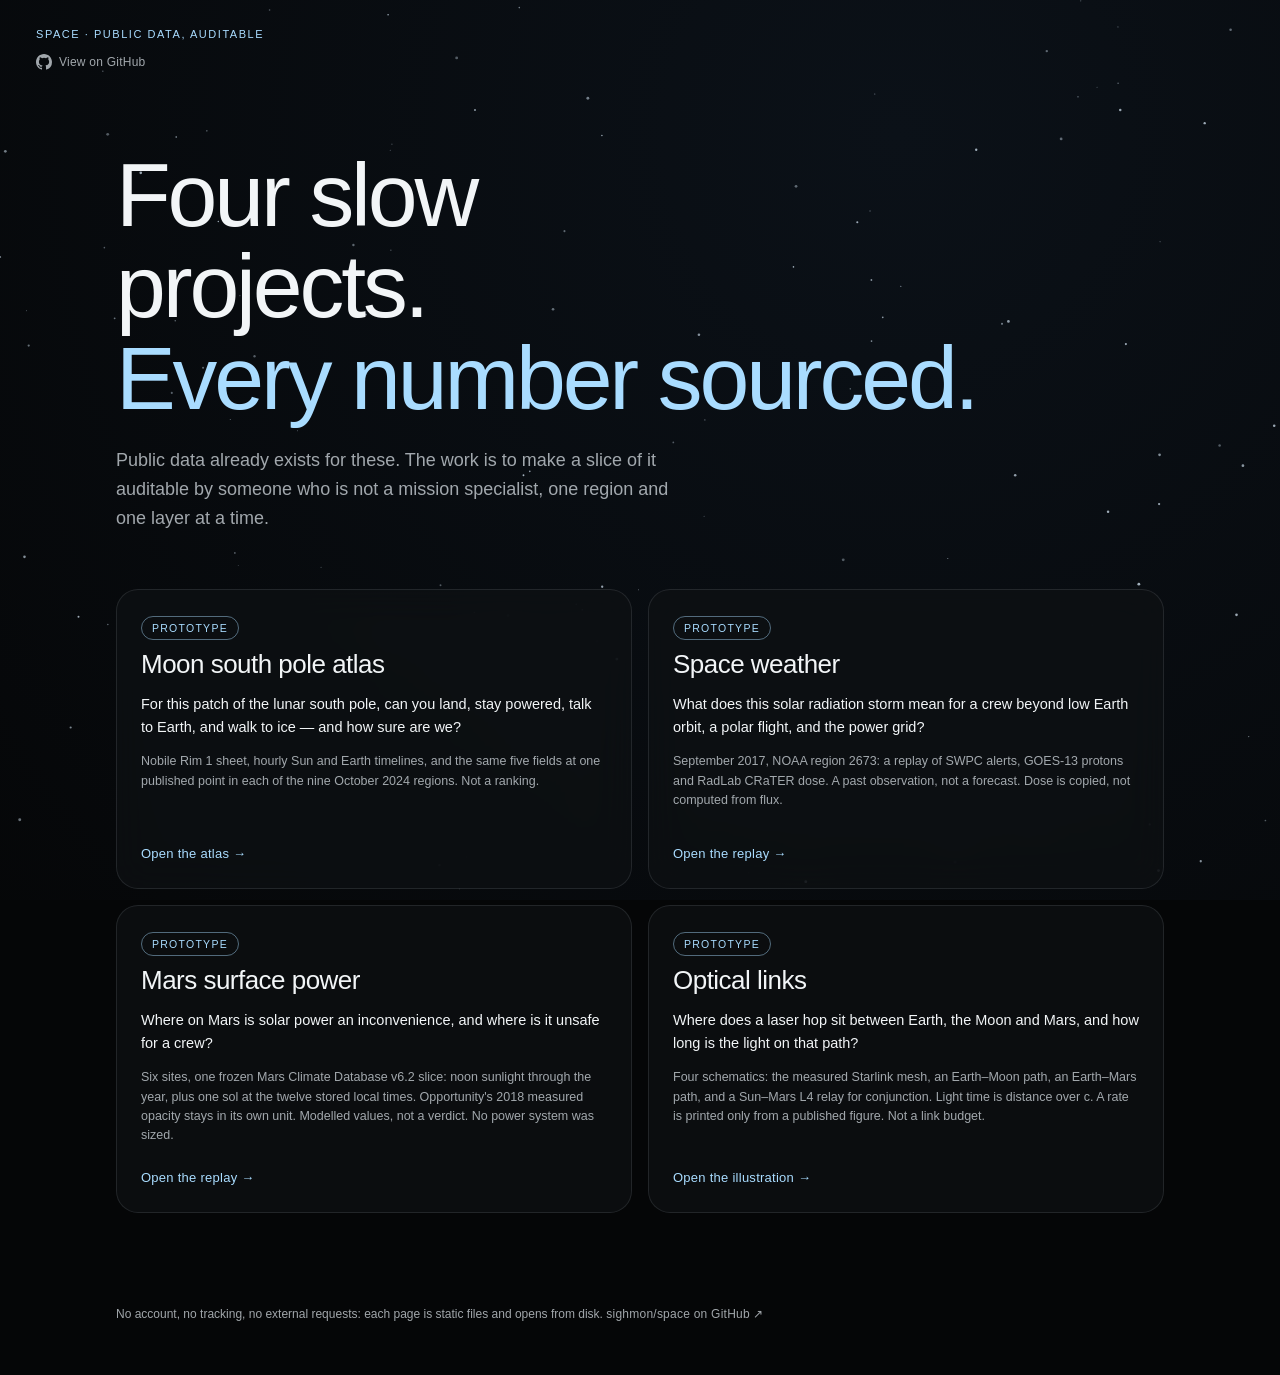
<file: index.html>
<!DOCTYPE html>
<html lang="en">
<head>
<meta charset="utf-8">
<meta name="viewport" content="width=device-width, initial-scale=1, viewport-fit=cover">
<title>Four slow projects — space data you can audit</title>
<meta name="description" content="Four slow projects: public space data, made auditable by someone who is not a mission specialist.">
<link rel="icon" href="data:,">
<link rel="stylesheet" href="shared/space.css">
<style>
html,body{height:auto;min-height:100%;overflow-x:hidden;overflow-y:auto}
#stars{position:fixed;inset:0;width:100%;height:100%;display:block;z-index:0}
.top{position:absolute}
main{position:relative;z-index:2;max-width:1120px;margin:0 auto;padding:150px 36px 80px}
h1{font-size:clamp(40px,7vw,92px);font-weight:200;letter-spacing:-.035em;line-height:1.02}
h1 em{font-style:normal;color:var(--ice)}
.lede{margin-top:22px;max-width:56ch;font-size:clamp(15px,1.6vw,18px);line-height:1.6;color:var(--mute)}
.projects{list-style:none;margin-top:56px;display:grid;grid-template-columns:repeat(2,minmax(0,1fr));gap:16px}
.card{position:relative;display:flex;flex-direction:column;height:100%;min-height:300px;padding:26px 24px 22px;border-radius:var(--r);border:1px solid var(--line);background:var(--glass);backdrop-filter:blur(18px);-webkit-backdrop-filter:blur(18px);text-decoration:none;color:inherit;transition:border-color .3s var(--ease),transform .5s var(--spring),background-color .3s}
a.card:hover{border-color:var(--ice);background:rgba(169,220,255,.06);transform:translateY(-3px)}
a.card:focus-visible{outline:2px solid var(--ice);outline-offset:3px}
.card h2{margin-top:10px;font-size:26px;font-weight:300;letter-spacing:-.02em;line-height:1.15}
.card .q{margin-top:14px;font-size:14.5px;line-height:1.55;color:var(--ink);min-height:0;overflow-wrap:anywhere}
.card .st{margin-top:14px;font-size:12.5px;line-height:1.55;color:var(--mute)}
.card .go{margin-top:auto;padding-top:20px;display:flex;align-items:center;min-height:44px;font-size:13px;color:var(--ice);letter-spacing:.02em}
.pill{align-self:flex-start;display:inline-block;font-size:10.5px;letter-spacing:.12em;text-transform:uppercase;padding:5px 10px;border-radius:999px;border:1px solid var(--line2);color:var(--mute)}
.pill.on{color:var(--ice);border-color:rgba(169,220,255,.45)}
.foot2{position:relative;z-index:2;max-width:1120px;margin:0 auto;padding:0 36px 48px;font-size:12px;color:var(--mute);line-height:1.6}
@media (max-width:900px){main{padding:132px 18px 56px}.projects{grid-template-columns:1fr}.card{min-height:0}.foot2{padding:0 18px 40px}}
@media (max-width:520px){main{padding:150px 14px 48px}.foot2{padding:0 14px 36px}.card{padding:22px 18px 18px}}
@media (prefers-reduced-motion:reduce){a.card:hover{transform:none}}
</style>
</head>
<body>
<canvas id="stars" aria-hidden="true"></canvas>
<header class="top">
  <div class="brand"><div class="label">Space · public data, auditable</div>
  <div><a class="ghlink js-gh" href="https://github.com/sighmon/space" target="_blank" rel="noopener noreferrer" aria-label="View on GitHub (opens in a new tab)"><svg viewBox="0 0 16 16" aria-hidden="true" focusable="false"><path d="M8 0C3.58 0 0 3.58 0 8c0 3.54 2.29 6.53 5.47 7.59.4.07.55-.17.55-.38 0-.19-.01-.82-.01-1.49-2.01.37-2.53-.49-2.69-.94-.09-.23-.48-.94-.82-1.13-.28-.15-.68-.52-.01-.53.63-.01 1.08.58 1.23.82.72 1.21 1.87.87 2.33.66.07-.52.28-.87.51-1.07-1.78-.2-3.64-.89-3.64-3.95 0-.87.31-1.59.82-2.15-.08-.2-.36-1.02.08-2.12 0 0 .67-.21 2.2.82a7.5 7.5 0 0 1 4 0c1.53-1.04 2.2-.82 2.2-.82.44 1.1.16 1.92.08 2.12.51.56.82 1.27.82 2.15 0 3.07-1.87 3.75-3.65 3.95.29.25.54.73.54 1.48 0 1.07-.01 1.93-.01 2.2 0 .21.15.46.55.38A8.01 8.01 0 0 0 16 8c0-4.42-3.58-8-8-8z"/></svg><span>View on GitHub</span></a></div></div>
</header>
<main id="main">
  <h1>Four slow<br>projects.<br><em>Every number sourced.</em></h1>
  <p class="lede">Public data already exists for these. The work is to make a slice of it auditable by someone who is not a mission specialist, one region and one layer at a time.</p>
  <ul class="projects">
    <li><a class="card" href="moon-south-pole-atlas/web/index.html" aria-label="Moon south pole atlas: prototype. Open the atlas.">
      <span class="pill on">Prototype</span>
      <h2>Moon south pole atlas</h2>
      <p class="q">For this patch of the lunar south pole, can you land, stay powered, talk to Earth, and walk to ice — and how sure are we?</p>
      <p class="st">Nobile Rim 1 sheet, hourly Sun and Earth timelines, and the same five fields at one published point in each of the nine October 2024 regions. Not a ranking.</p>
      <span class="go">Open the atlas →</span></a></li>
    <li><a class="card" href="space-weather/web/index.html" aria-label="Space weather: prototype. Open the replay.">
      <span class="pill on">Prototype</span>
      <h2>Space weather</h2>
      <p class="q">What does this solar radiation storm mean for a crew beyond low Earth orbit, a polar flight, and the power grid?</p>
      <p class="st">September 2017, NOAA region 2673: a replay of SWPC alerts, GOES-13 protons and RadLab CRaTER dose. A past observation, not a forecast. Dose is copied, not computed from flux.</p>
      <span class="go">Open the replay →</span></a></li>
    <li><a class="card" href="mars-surface-power/web/index.html" aria-label="Mars surface power: prototype. Open the sunlight replay.">
      <span class="pill on">Prototype</span>
      <h2>Mars surface power</h2>
      <p class="q">Where on Mars is solar power an inconvenience, and where is it unsafe for a crew?</p>
      <p class="st">Six sites, one frozen Mars Climate Database v6.2 slice: noon sunlight through the year, plus one sol at the twelve stored local times. Opportunity's 2018 measured opacity stays in its own unit. Modelled values, not a verdict. No power system was sized.</p>
      <span class="go">Open the replay →</span></a></li>
    <li><a class="card" href="optical-links/web/index.html" aria-label="Optical links: prototype. Open the illustration.">
      <span class="pill on">Prototype</span>
      <h2>Optical links</h2>
      <p class="q">Where does a laser hop sit between Earth, the Moon and Mars, and how long is the light on that path?</p>
      <p class="st">Four schematics: the measured Starlink mesh, an Earth–Moon path, an Earth–Mars path, and a Sun–Mars L4 relay for conjunction. Light time is distance over c. A rate is printed only from a published figure. Not a link budget.</p>
      <span class="go">Open the illustration →</span></a></li>
  </ul>
</main>
<p class="foot2">No account, no tracking, no external requests: each page is static files and opens from disk. <a class="ghlink" style="min-height:44px" href="https://github.com/sighmon/space" target="_blank" rel="noopener noreferrer">sighmon/space on GitHub ↗</a></p>
<script>
(function(){
'use strict';
var cv=document.getElementById('stars'),c=cv.getContext('2d'),W=0,H=0,dpr=1,stars=[];
var REDUCED=matchMedia('(prefers-reduced-motion: reduce)').matches;
function rnd(i){var x=Math.sin(i*91.7+13.3)*43758.5453;return x-Math.floor(x)}
function size(){dpr=Math.min(2,devicePixelRatio||1);W=innerWidth;H=innerHeight;cv.width=Math.round(W*dpr);cv.height=Math.round(H*dpr);
  var n=Math.round(Math.min(160,W*H/9000));stars=[];for(var i=0;i<n;i++)stars.push({x:rnd(i)*W,y:rnd(i+500)*H,r:.4+rnd(i+900)*1.1,p:rnd(i+1300)*6.28,s:.4+rnd(i+1700)*.9,v:.02+rnd(i+2100)*.05});}
function draw(t){c.setTransform(dpr,0,0,dpr,0,0);c.clearRect(0,0,W,H);
  var g=c.createRadialGradient(W*.7,H*.15,0,W*.7,H*.15,Math.max(W,H));g.addColorStop(0,'#0b1118');g.addColorStop(1,'#050607');c.fillStyle=g;c.fillRect(0,0,W,H);
  for(var i=0;i<stars.length;i++){var s=stars[i],a=.35+.4*(.5+.5*Math.sin(t*s.s+s.p));var y=(s.y+t*s.v*10)%H;
    c.fillStyle='rgba(215,232,247,'+a.toFixed(3)+')';c.beginPath();c.arc(s.x,y,s.r,0,6.2832);c.fill();}}
var raf=0,last=0,t0=performance.now();
function frame(now){raf=0;if(document.hidden)return;raf=requestAnimationFrame(frame);if(now-last<1000/20)return;last=now;draw((now-t0)/1000);}
size();draw(0);
if(!REDUCED)raf=requestAnimationFrame(frame);
document.addEventListener('visibilitychange',function(){if(document.hidden){if(raf)cancelAnimationFrame(raf);raf=0}else if(!REDUCED&&!raf)raf=requestAnimationFrame(frame)});
addEventListener('resize',function(){size();draw((performance.now()-t0)/1000)});
})();
</script>
</body>
</html>
</file>
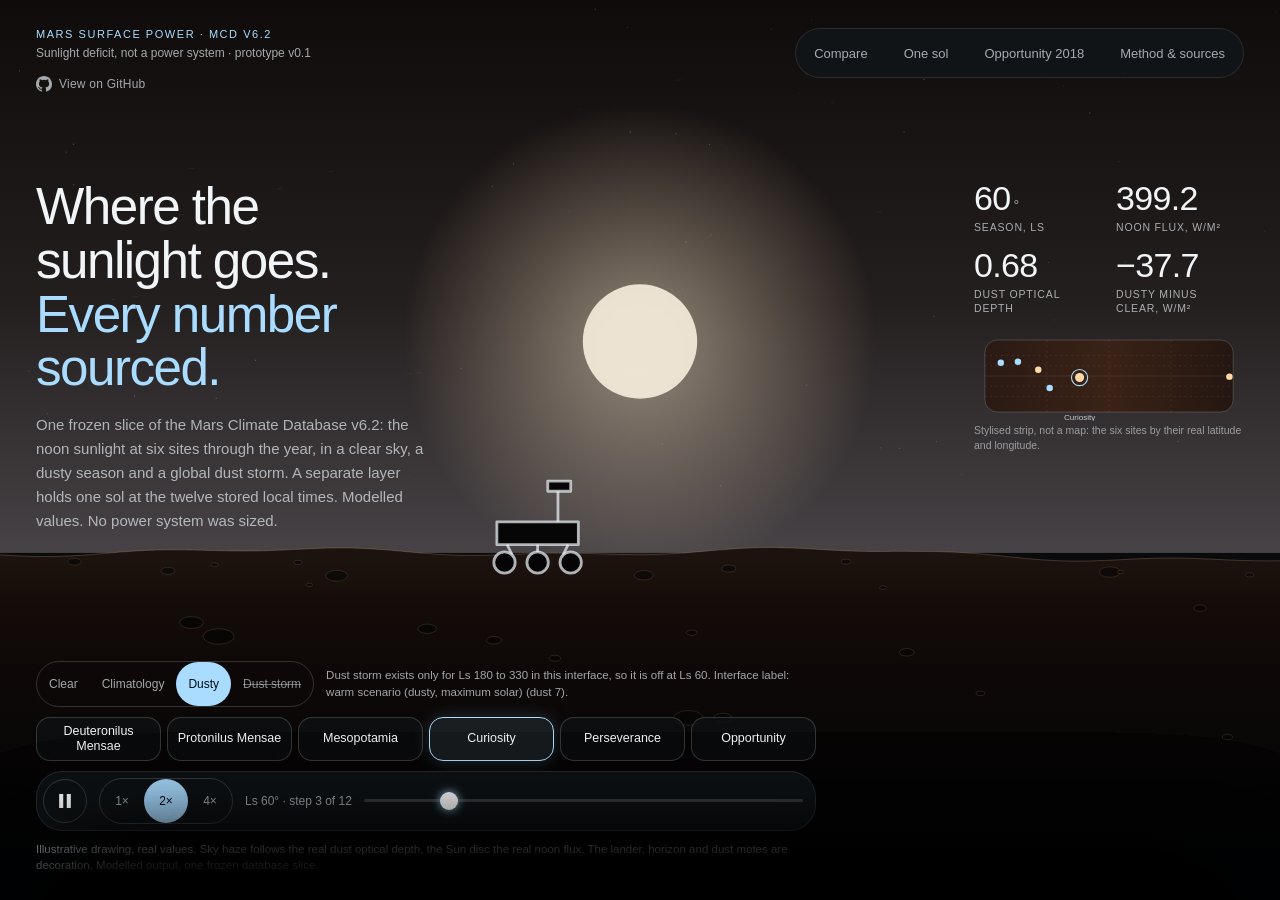
<file: mars-surface-power/web/index.html>
<!DOCTYPE html>
<html lang="en">
<head>
<meta charset="utf-8">
<meta name="viewport" content="width=device-width, initial-scale=1, viewport-fit=cover">
<title>Mars surface power: where the sunlight goes · Prototype</title>
<meta name="description" content="One frozen Mars Climate Database v6.2 slice: the noon sunlight deficit at six sites, and one sol at the twelve stored local times. Modelled values, every number sourced. No power system was sized.">
<link rel="icon" href="data:,">
<link rel="stylesheet" href="../../shared/space.css">
<style>
/* page-specific rules only; tokens, panels, buttons, dials, range bars and the play clock come from shared/space.css */
html,body{overflow:hidden}
#hero{position:fixed;inset:0;width:100%;height:100%;display:block;transition:filter .9s var(--ease)}
body.sheet-open #hero{filter:brightness(.6) saturate(.9)}
body.layer-open #hero{filter:brightness(.32) blur(2px)}
.top{flex-wrap:wrap;gap:10px 16px}
.nav button{min-height:44px;padding:0 16px}
.nav{padding:2px}
.brand a.ghlink{margin-bottom:-6px}
.hero-copy{position:fixed;left:36px;top:max(20vh,150px);max-width:440px;z-index:3;pointer-events:none;transition:opacity .6s var(--ease)}
.hero-copy h1{font-size:clamp(32px,4vw,56px);font-weight:200;letter-spacing:-.03em;line-height:1.05}
.hero-copy h1 em{font-style:normal;color:var(--ice)}
.hero-copy p{margin-top:18px;font-size:15px;line-height:1.6;color:var(--mute);max-width:400px}
body.sheet-open .hero-copy,body.layer-open .hero-copy,body.sheet-open .stage,body.layer-open .stage,body.sheet-open .live,body.layer-open .live{opacity:0;visibility:hidden;pointer-events:none}
.stage{position:fixed;left:36px;bottom:26px;width:min(780px,calc(100vw - 72px));z-index:3;display:flex;flex-direction:column;gap:10px;transition:opacity .5s}
.live{display:grid;grid-template-columns:repeat(4,minmax(0,1fr));gap:8px 16px;transition:opacity .5s}
.live .it{min-width:0}
.live .n{display:block;font-size:30px;line-height:1.1;white-space:nowrap}
.live .n .na,.live .n .tx{font-size:20px}
.live .k{display:block;font-size:10.5px;letter-spacing:.08em;text-transform:uppercase;color:var(--mute);margin-top:3px;line-height:1.35}
.live .u{font-size:.42em;color:var(--mute);letter-spacing:.04em;margin-left:3px;font-weight:300}
.map{display:block;width:100%;margin-top:4px}
.map svg{display:block;width:100%;height:auto;cursor:pointer}
.mapcap{font-size:10.5px;color:var(--faint);line-height:1.4;margin-top:2px}
.viz{font-size:11.5px;color:var(--faint);line-height:1.45}
.viz b{font-weight:500;color:var(--mute)}
.viz .vl{display:none}
.ctl{display:flex;gap:8px 12px;flex-wrap:wrap;align-items:center}
.seg{padding:0;max-width:100%}
.seg button{min-height:44px;min-width:44px;padding:0 12px;position:relative;z-index:1;white-space:nowrap}
.seg .thumb{top:0;bottom:0}
.seg button[aria-disabled=true]{color:var(--faint);text-decoration:line-through;text-decoration-color:rgba(235,242,247,.4)}
.seg button.on{color:#061018}
.seg .short{display:none}
.snote{font-size:11.5px;color:var(--mute);line-height:1.45;flex:1 1 200px;min-width:0}
.snote.warn{color:#ffc27a}
.rail{display:grid;grid-template-columns:repeat(6,minmax(0,1fr));gap:6px}
.site{min-height:44px;min-width:0;padding:4px 6px;border-radius:14px;border:1px solid var(--line2);background:var(--glass);color:var(--ink);font-size:12.5px;line-height:1.2;text-align:center;transition:border-color .3s,background-color .3s;touch-action:manipulation;overflow-wrap:anywhere}
.site:hover{border-color:var(--ice)}
.site.on{border-color:var(--ice);background:rgba(169,220,255,.10);box-shadow:0 0 18px rgba(169,220,255,.18)}
.site .s{display:none}
.dock{display:flex;align-items:center;gap:8px 12px;flex-wrap:wrap;padding:6px 12px 6px 6px;border-radius:26px;background:rgba(18,22,26,.82);border:1px solid var(--line);backdrop-filter:blur(14px);-webkit-backdrop-filter:blur(14px)}
.dock .scrub{flex:1 1 140px;min-width:0}
.play{width:44px;height:44px;min-width:44px}
.stamp{font-size:12px;color:var(--mute);font-variant-numeric:tabular-nums;margin-left:auto;white-space:nowrap}
input[type=range]{display:block;height:44px;background:transparent;margin:0;-webkit-appearance:none;appearance:none;width:100%;cursor:pointer;touch-action:pan-y}
input[type=range]::-webkit-slider-runnable-track{height:3px;background:var(--line2);border-radius:3px}
input[type=range]::-moz-range-track{height:3px;background:var(--line2);border-radius:3px}
input[type=range]::-webkit-slider-thumb{-webkit-appearance:none;width:18px;height:18px;margin-top:-7.5px;border-radius:50%;background:#fff;box-shadow:0 0 10px var(--ice);border:0}
input[type=range]::-moz-range-thumb{width:18px;height:18px;border-radius:50%;background:#fff;border:0}
input[type=range]:focus-visible{outline:2px solid var(--ice);outline-offset:-2px;border-radius:8px}
.btn{min-height:44px;display:inline-flex;align-items:center}
.cites a.ghlink{min-height:44px}
.tag-r{color:#8fe3b0}.tag-i{color:#ffc27a}
.cav{list-style:none;margin-top:12px;display:grid;gap:8px}
.cav li{font-size:12.5px;color:var(--mute);line-height:1.55;padding-left:16px;position:relative}
.cav li:before{content:"";position:absolute;left:0;top:8px;width:5px;height:5px;border-radius:50%;background:#ffc27a}
code.h{font-family:ui-monospace,monospace;font-size:11px;color:#a9dcff;overflow-wrap:anywhere}
.sparks{display:grid;grid-template-columns:repeat(2,minmax(0,1fr));gap:12px;margin-top:14px}
.spark{border:1px solid var(--line);border-radius:14px;padding:10px 14px 8px;min-width:0}
.spark svg{display:block;width:100%;height:auto;overflow:visible}
.spark .label{font-size:10px}
.spark .sv{font-size:12px;color:var(--mute);margin-top:2px;font-variant-numeric:tabular-nums}
.sp-line{fill:none;stroke:var(--ice);stroke-width:1.4}
.sp-dot{fill:var(--ice)}
.sp-cur{stroke:#fff;stroke-width:1;opacity:.85}
.sp-grid{stroke:rgba(235,242,247,.12);stroke-width:1}
.sp-t{fill:rgba(235,242,247,.68);font-size:9px}
.files{list-style:none;margin-top:8px;display:grid;gap:6px}
.files li{font-size:11.5px;color:var(--mute);line-height:1.5;min-width:0}
.files li span{color:var(--ink)}
.cmp{display:grid;grid-template-columns:repeat(3,minmax(0,1fr));gap:14px;margin-top:14px}
.cmp .box h4 small{font-size:11.5px;color:var(--faint);font-weight:400;margin-left:6px}
.cmp .rb{margin-top:16px}
.cmp .rb .lbl{font-size:11px;letter-spacing:.06em;text-transform:uppercase;color:var(--mute);margin-bottom:6px}
.rb .span{background:rgba(169,220,255,.5)}
.rb .zero{position:absolute;right:0;top:0;height:18px;border-right:1px dashed rgba(255,194,122,.7)}
.chart{margin-top:14px}
.chart svg{display:block;width:100%;height:auto;overflow:visible}
.legend{display:flex;gap:8px 18px;flex-wrap:wrap;margin-top:8px;font-size:12px;color:var(--mute)}
.legend i{display:inline-block;width:9px;height:9px;border-radius:50%;margin-right:6px;vertical-align:-1px}
.legend .c{background:var(--ice)}.legend .o{background:#ffc27a}
#soltable tr.noon td:first-child{color:var(--ice)}
.chart.narrow svg{max-width:240px;margin:0 auto}
.ax{stroke:rgba(235,242,247,.18);stroke-width:1}.gl{stroke:rgba(235,242,247,.07);stroke-width:1}
.at{fill:rgba(235,242,247,.7);font-size:10.5px}
.ad{fill:var(--ice)}.am{fill:#ffc27a}
.big{display:flex;gap:6px 28px;flex-wrap:wrap;margin-top:14px;align-items:baseline}
.big .num{font-size:34px}
.big .k{font-size:11.5px;color:var(--mute);display:block;max-width:34ch;line-height:1.4}
details{margin-top:12px;border:1px solid var(--line);border-radius:14px;padding:0 16px}
details summary{min-height:44px;display:flex;align-items:center;cursor:pointer;font-size:13px;color:var(--ice)}
details[open] summary{border-bottom:1px solid var(--line);margin-bottom:8px}
details p{font-size:12px;color:var(--mute);line-height:1.6;margin:8px 0;overflow-wrap:anywhere}
.mt{white-space:pre-line}
td.l,th.l{text-align:left}
table.sc{width:100%;border-collapse:collapse;font-size:13px}
table.sc td,table.sc th{text-align:left;white-space:normal;vertical-align:top;padding:10px 9px}
table.sc th{white-space:normal}
table.sc tbody tr{cursor:default}
@media (max-width:900px){
  .hero-copy{display:none}
  .stage{left:18px;right:18px;bottom:14px;width:auto;gap:8px}
  .live .n{font-size:22px}.live .n .na,.live .n .tx{font-size:16px}
  .live{grid-template-columns:repeat(4,minmax(0,1fr));gap:4px 10px}
  .live .k{font-size:9.5px;letter-spacing:.04em}
  .site .l{display:none}.site .s{display:inline}
  .cmp{grid-template-columns:repeat(2,minmax(0,1fr))}
  .sparks{grid-template-columns:1fr}
  .live .mapwrap{grid-column:1/-1}
}
@media (min-width:901px){
  .live{position:fixed;right:36px;top:max(20vh,150px);width:270px;grid-template-columns:1fr 1fr;gap:12px 14px}
  .live .n{font-size:34px}
  .live .mapwrap{grid-column:1/-1}
  .viz .vl{display:inline}
}
@media (max-width:520px){
  .top{padding:14px 14px}
  .nav{width:100%;flex-wrap:wrap}
  .nav button{flex:1 1 auto;padding:0 8px}
  .stage{left:14px;right:14px}
  .seg button{padding:0 9px;font-size:12px}
  .seg .long{display:none}.seg .short{display:inline}
  .dock{padding:4px 10px 4px 4px}
  .stamp{display:none}
  .cmp{grid-template-columns:1fr}
  .live .n{font-size:19px}.live .k{font-size:9px}
}
@media (max-width:900px) and (max-height:760px){.mapcap{display:none}}
@media (max-width:900px) and (max-height:700px){.snote{display:none}.dock{gap:0 10px}.brand .small{display:none}}
@media (min-width:901px) and (max-height:860px){.mapcap{display:none}}
@media (min-width:901px) and (max-height:760px){.live .n{font-size:28px}.live{gap:6px 14px}}
/* values of six or more characters (e.g. \u2212451.4) step down so they keep clear of the ring stroke */
.ring .val .n.long{font-size:28px}
</style>
</head>
<body>
<canvas id="hero" role="img" aria-label="Illustrative drawing, real values: a procedurally drawn Martian horizon for the selected site and scenario. The sky haze follows the real dust column optical depth, the Sun disc is scaled by the real noon flux, and a small lander or rover stands on the horizon."></canvas>

<header class="top">
  <div class="brand"><div class="label">Mars surface power · MCD v6.2</div><div class="small t2" style="margin-top:4px">Sunlight deficit, not a power system · prototype v0.1</div>
  <div><a class="ghlink js-gh" href="https://github.com/sighmon/space" target="_blank" rel="noopener noreferrer" aria-label="View on GitHub (opens in a new tab)"><svg viewBox="0 0 16 16" aria-hidden="true" focusable="false"><path d="M8 0C3.58 0 0 3.58 0 8c0 3.54 2.29 6.53 5.47 7.59.4.07.55-.17.55-.38 0-.19-.01-.82-.01-1.49-2.01.37-2.53-.49-2.69-.94-.09-.23-.48-.94-.82-1.13-.28-.15-.68-.52-.01-.53.63-.01 1.08.58 1.23.82.72 1.21 1.87.87 2.33.66.07-.52.28-.87.51-1.07-1.78-.2-3.64-.89-3.64-3.95 0-.87.31-1.59.82-2.15-.08-.2-.36-1.02.08-2.12 0 0 .67-.21 2.2.82a7.5 7.5 0 0 1 4 0c1.53-1.04 2.2-.82 2.2-.82.44 1.1.16 1.92.08 2.12.51.56.82 1.27.82 2.15 0 3.07-1.87 3.75-3.65 3.95.29.25.54.73.54 1.48 0 1.07-.01 1.93-.01 2.2 0 .21.15.46.55.38A8.01 8.01 0 0 0 16 8c0-4.42-3.58-8-8-8z"/></svg><span>View on GitHub</span></a></div></div>
  <nav class="nav" aria-label="Views">
    <button data-v="compare">Compare</button>
    <button data-v="sol">One sol</button>
    <button data-v="opportunity">Opportunity<span class="long"> 2018</span></button>
    <button data-v="method">Method<span class="long"> &amp; sources</span></button>
  </nav>
</header>

<section class="hero-copy">
  <h1>Where the <br>sunlight goes. <br><em>Every number sourced.</em></h1>
  <p>One frozen slice of the Mars Climate Database v6.2: the noon sunlight at six sites through the year, in a clear sky, a dusty season and a global dust storm. A separate layer holds one sol at the twelve stored local times. Modelled values. No power system was sized.</p>
</section>

<div class="stage" id="stage">
  <div class="live" id="live" role="group" aria-label="Readouts at the selected season (modelled values)">
    <div class="it"><span class="num n" id="r-ls">n/a</span><span class="k">Season, Ls</span></div>
    <div class="it"><span class="num n" id="r-flux">n/a</span><span class="k">Noon flux, W/m²</span></div>
    <div class="it"><span class="num n" id="r-dod">n/a</span><span class="k">Dust optical depth</span></div>
    <div class="it"><span class="num n" id="r-def">n/a</span><span class="k" id="r-defk">Dusty minus clear, W/m²</span></div>
    <div class="mapwrap"><div class="map" id="map"></div><div class="mapcap">Stylised strip, not a map: the six sites by their real latitude and longitude.</div></div>
  </div>
  <div class="ctl">
    <div class="seg" id="scn" role="group" aria-label="Scenario"><span class="thumb"></span>
      <button data-s="cold" aria-label="Clear sky baseline, the interface's cold scenario">Clear</button>
      <button data-s="climatology" aria-label="Climatology average"><span class="long">Climatology</span><span class="short" aria-hidden="true">Clim.</span></button>
      <button data-s="warm" aria-label="Dusty season, the interface's warm scenario">Dusty</button>
      <button data-s="storm" aria-label="Global dust storm"><span class="long">Dust storm</span><span class="short" aria-hidden="true">Storm</span></button>
    </div>
    <div class="snote" id="snote" aria-live="polite"></div>
  </div>
  <div class="rail" id="rail" role="group" aria-label="Sites: each opens its site card"></div>
  <div class="dock" id="dock" role="group" aria-label="Season replay">
    <button class="play js-play" id="play" type="button" aria-label="Pause replay"><svg viewBox="0 0 10 12" aria-hidden="true"><path class="playp" d="M0 0H3.5V12H0ZM6.5 0H10V12H6.5Z" fill="#fff"/></svg></button>
    <div class="seg js-seg" id="seg" role="group" aria-label="Replay speed"><span class="thumb"></span><button data-s="1" aria-label="Speed 1x">1×</button><button data-s="2" class="on" aria-label="Speed 2x">2×</button><button data-s="4" aria-label="Speed 4x">4×</button></div>
    <span class="stamp" id="stamp">n/a</span>
    <div class="scrub"><label class="sr" for="scrub">Season, 12 steps of 30 degrees of Ls</label><input type="range" id="scrub" min="0" max="11" step="1" value="0"></div>
  </div>
  <div class="viz"><b>Illustrative drawing, real values.</b><span class="vl"> Sky haze follows the real dust optical depth, the Sun disc the real noon flux. The lander, horizon and dust motes are decoration. Modelled output, one frozen database slice.</span></div>
</div>

<!-- Site card -->
<section class="sheet" id="sheet" aria-hidden="true" inert aria-label="Site card">
  <div class="panel">
    <div class="xwrap"><button class="x" id="close" aria-label="Close card">✕</button></div>
    <div class="grab" role="button" tabindex="0" aria-label="Close card" data-grab="sheet"></div>
    <div id="card"></div>
  </div>
</section>

<!-- Compare layer -->
<section class="layer" id="compare" aria-hidden="true" inert aria-label="Compare the six sites">
  <div class="panel">
    <div class="xwrap"><button class="x" data-close aria-label="Close compare">✕</button></div>
    <div class="grab" role="button" tabindex="0" aria-label="Close compare" data-grab="layer"></div>
    <div class="lh"><div><div class="label">Stored values · modelled · not ranked</div><h2>Six sites side by side</h2></div></div>
    <div class="example-note"><b>Modelled</b><span>Each bar spans the stored values over the seasonal samples (every 30° of Ls) at local noon, 0 m, on a horizontal surface. Sites are in fixed order, not ranked and not scored. A bar is a range of samples, not an uncertainty: none is published. Deficit is dusty minus clear (cold scenario), not minus climatology.</span></div>
    <div class="cmp" id="cmp"></div>
    <p class="disclaim">The dust-storm scenario exists only for Ls 180 to 330 (6 samples); the dusty scenario has all 12. "Samples" are seasonal steps, not days. Optical depth bars use the database's own unit on their own axis. No crew or load model: nothing here says whether any site is usable. No power system was sized.</p>
  </div>
</section>

<!-- Opportunity layer -->
<section class="layer" id="opportunity" aria-hidden="true" inert aria-label="Opportunity 2018 measured opacity">
  <div class="panel">
    <div class="xwrap"><button class="x" data-close aria-label="Close Opportunity 2018">✕</button></div>
    <div class="grab" role="button" tabindex="0" aria-label="Close Opportunity 2018" data-grab="layer"></div>
    <div class="lh"><div><div class="label">Measured · PDS Pancam · 2018</div><h2>Opportunity, June 2018</h2></div></div>
    <div class="example-note real-note"><b style="color:#8fe3b0">Measured</b><span>The left panel is a measurement: Opportunity's Pancam atmospheric opacity at 880 nm, 61 points copied from one PDS table. The right panel is model output: the database's monthly mean dust column visible optical depth for its dust-storm scenario. They are different quantities in different units, each on its own axis. No conversion factor was applied.</span></div>
    <div class="grid2" id="oppgrid"></div>
    <div class="big" id="oppbig"></div>
    <p class="disclaim" id="oppnote"></p>
  </div>
</section>

<!-- One sol: twelve stored local times, one site, one Ls -->
<section class="layer" id="sol" aria-hidden="true" inert aria-label="One sol at twelve stored local times">
  <div class="panel">
    <div class="xwrap"><button class="x" data-close aria-label="Close one sol">✕</button></div>
    <div class="grab" role="button" tabindex="0" aria-label="Close one sol" data-grab="layer"></div>
    <div id="solbody"></div>
  </div>
</section>

<!-- Method layer -->
<section class="layer" id="method" aria-hidden="true" inert aria-label="Method and sources">
  <div class="panel">
    <div class="xwrap"><button class="x" data-close aria-label="Close method and sources">✕</button></div>
    <div class="grab" role="button" tabindex="0" aria-label="Close method and sources" data-grab="layer"></div>
    <div class="lh"><div><div class="label">Pull-up layer</div><h2>Method and sources</h2></div></div>

    <h3>Real, modelled and illustrative</h3>
    <div class="grid2">
      <div class="box"><h4><span class="tag-i">Modelled</span> · every flux and optical depth</h4><p>Everything except Opportunity's opacity is Mars Climate Database v6.2 output, read from saved interface responses by the repository's own parser and exported unchanged. The year is incident solar flux on a horizontal surface at local true solar time 12 h and 0 m above the surface, plus the monthly mean dust column visible optical depth. The One sol layer is a second slice of the same scenarios: the twelve stored local times at one site and one Ls. This is not daily energy and not panel output.</p></div>
      <div class="box"><h4><span class="tag-r">Measured</span> · Opportunity 2018 opacity</h4><p>61 Pancam atmospheric opacity values at 880 nm, sols 5066.54 to 5105.61, Ls 165.6 to 187.9, from PDS product 1tau880_5106_20181207a. Opacity and the database's optical depth are different units. They never share an axis and no conversion factor was applied.</p></div>
      <div class="box"><h4><span class="tag-i">Illustrative</span> · the hero scene</h4><p>A drawing with real values: sky haze follows 1 − e^(−τ/2) of the real dust optical depth τ; the Sun disc radius follows the square root of the real noon flux against the largest flux in the slice. The horizon, rocks, lander or rover silhouette and the drifting dust motes are decoration. It is not a picture of any site or storm.</p></div>
      <div class="box"><h4><span class="tag-i">Illustrative</span> · replay and strip</h4><p>The replay steps through 12 seasonal samples; there is nothing between them and no interpolation. 1× is 1.6 seconds per sample. The Mars strip is stylised; only the marker positions are real latitudes and longitudes.</p></div>
    </div>

    <h3>Scenarios (the interface's own names)</h3>
    <div class="tablewrap"><table class="sc"><thead><tr><th class="l">Page label</th><th class="l">Interface label</th><th class="l">dust</th><th class="l">Ls samples</th></tr></thead><tbody id="tb-scn"></tbody></table></div>

    <h3>Sites</h3>
    <div class="tablewrap"><table class="sc"><thead><tr><th class="l">Site</th><th class="l">Latitude, longitude</th><th class="l">Where the coordinate is written</th><th class="l">Source file</th></tr></thead><tbody id="tb-sites"></tbody></table></div>
    <p class="disclaim">The three landing sites (Deuteronilus Mensae, Protonilus Mensae, Mesopotamia) are exploration-zone candidates from 2015 abstracts, not selected sites. The rover coordinates are the database web page's presets.</p>

    <h3>How to read it</h3>
    <div class="box"><p>The deficit is the stored dusty flux minus the stored cold (clear, low-dust) flux at the same site and Ls: the dusty (warm) scenario and the dust-storm scenario against the cold baseline. Climatology is stored and shown but is not turned into a deficit. The dust storm is the interface's "average" scenario, not a specific year, and exists only for Ls 180 to 330; earlier requests are rejected by the interface, so those samples are absent, never zero. How long a deficit lasts is a count of seasonal samples, not days. On the One sol layer the same rule uses the twelve stored local times: a count of those samples, including a stored flux of zero. No uncertainty is published, so none is drawn. The project says: <b id="nopower"></b></p></div>

    <h3>The method text from the project</h3>
    <div class="box"><p class="mt" id="method-text"></p><p class="small" id="round-note" data-round-note style="margin-top:10px"></p></div>
    <details><summary>The project's own sentences (<span id="nsent">0</span>)</summary><div id="sentences"></div></details>
    <details><summary>Data files (<span id="nman">0</span>, data/MANIFEST.tsv)</summary><ul class="cites" id="manifest"></ul></details>

    <h3>Citations</h3>
    <ul class="cites" id="cites"></ul>

    <h3>Code</h3>
    <ul class="cites">
      <li><div>This project on GitHub<span>Source code, exporter and tests (sighmon/space, mars-surface-power).</span></div><a class="ghlink js-gh" href="https://github.com/sighmon/space" target="_blank" rel="noopener noreferrer" aria-label="View on GitHub (opens in a new tab)"><svg viewBox="0 0 16 16" aria-hidden="true" focusable="false"><path d="M8 0C3.58 0 0 3.58 0 8c0 3.54 2.29 6.53 5.47 7.59.4.07.55-.17.55-.38 0-.19-.01-.82-.01-1.49-2.01.37-2.53-.49-2.69-.94-.09-.23-.48-.94-.82-1.13-.28-.15-.68-.52-.01-.53.63-.01 1.08.58 1.23.82.72 1.21 1.87.87 2.33.66.07-.52.28-.87.51-1.07-1.78-.2-3.64-.89-3.64-3.95 0-.87.31-1.59.82-2.15-.08-.2-.36-1.02.08-2.12 0 0 .67-.21 2.2.82a7.5 7.5 0 0 1 4 0c1.53-1.04 2.2-.82 2.2-.82.44 1.1.16 1.92.08 2.12.51.56.82 1.27.82 2.15 0 3.07-1.87 3.75-3.65 3.95.29.25.54.73.54 1.48 0 1.07-.01 1.93-.01 2.2 0 .21.15.46.55.38A8.01 8.01 0 0 0 16 8c0-4.42-3.58-8-8-8z"/></svg><span>View on GitHub</span></a></li>
    </ul>

    <h3>What this page will not do</h3>
    <div class="nots"><span>No power system sized</span><span>No claim of safe or unsafe</span><span>No combined score</span><span>No ranking of sites</span><span>Climatology not turned into a deficit</span><span>No opacity to optical depth conversion</span><span>No interpolation between seasons</span><span>No interpolation between stored local times</span><span>No Earth-day duration</span><span>No daily energy or panel output</span><span>No error bars invented</span><span>Storm never faked before Ls 180</span></div>
  </div>
</section>
<div class="scrim" id="scrim"></div>

<script src="../../shared/space.js"></script>
<script src="data/mars.js"></script>
<script>
(function(){
'use strict';
var D=window.MARS||{};
var $=function(s,r){return (r||document).querySelector(s)}, $$=function(s,r){return Array.prototype.slice.call((r||document).querySelectorAll(s))};
var REDUCED=matchMedia('(prefers-reduced-motion: reduce)').matches;
var STATIC=/[?&#]static\b/.test(location.href);
var NA='<span class="na">n/a</span>';
var LSV=D.ls||[], NSTEP=LSV.length||12, SITES=D.sites||[], SC=D.scenarios||[], SER=D.series||{}, OPP=D.opportunity||{};
var SCNAME={cold:'Clear',climatology:'Climatology',warm:'Dusty',storm:'Dust storm'};
SC.forEach(function(s){SCNAME[s.key]=s.label});
function ok(v){return typeof v==='number'&&isFinite(v)}
function esc(s){return String(s==null?'':s).replace(/[&<>"']/g,function(c){return {'&':'&amp;','<':'&lt;','>':'&gt;','"':'&quot;',"'":'&#39;'}[c]})}
function plain(h){return String(h).replace(/<[^>]*>/g,'')}
function commas(s){return s.replace(/\B(?=(\d{3})+(?!\d))/g,',')}
function fnum(v,d){if(!ok(v))return NA;var t=Math.abs(v).toFixed(d==null?0:d),q=t.split('.');return (v<0&&+t!==0?'\u2212':'')+commas(q[0])+(q[1]?'.'+q[1]:'')}
/* one formatter for every latitude and longitude: magnitude + degree sign + hemisphere letter (N/S, E/W) */
function latS(v){return coord(v,'N','S')}
function lonS(v){return coord(v,'E','W')}
function coord(v,pos,neg,d){return plain(fnum(Math.abs(v),d||3)).replace(/\.?0+$/,'')+'\u00b0 '+(v<0?neg:pos)}
function site(id){for(var i=0;i<SITES.length;i++)if(SITES[i].id===id)return SITES[i];return null}
function siteIdx(id){for(var i=0;i<SITES.length;i++)if(SITES[i].id===id)return i;return -1}

/* ---------------- data access (n/a-safe: a missing value is null, never 0) ---------------- */
var DEF={};(D.deficits||[]).forEach(function(d){DEF[d.site+'|'+d.scenario+'|'+d.ls]=d});
function smp(sid,scn,i){var s=SER[sid]&&SER[sid][scn];return s&&s[i]?s[i]:null}
function flux(sid,scn,i){var r=smp(sid,scn,i);return r&&ok(r.flux)?r.flux:null}
function dod(sid,scn,i){var r=smp(sid,scn,i);return r&&ok(r.dod)?r.dod:null}
/* Display rule: the STORED deficit (unrounded dusty minus cold, from the frozen export) is rounded once to one decimal with the same rule as fnum, and every place uses that value. Never recompute from the displayed fluxes: a printed deficit can differ by up to 0.1 W/m2 from printed flux minus printed flux. */
var ROUND_NOTE='Rounding: deficits are computed from unrounded values, so a difference of up to 0.1 W/m\u00b2 from the printed fluxes is display rounding.';
function r1(v){var t=Math.abs(v).toFixed(1);return (v<0?-1:1)*+t}
function deficit(sid,scn,i){var d=DEF[sid+'|'+scn+'|'+LSV[i]];return d&&ok(d.value)?r1(d.value):null}
var FMAX=1,DMAX=1,DFMAX=1;
Object.keys(SER).forEach(function(k){Object.keys(SER[k]).forEach(function(s){SER[k][s].forEach(function(r){if(ok(r.flux))FMAX=Math.max(FMAX,r.flux);if(ok(r.dod))DMAX=Math.max(DMAX,r.dod)})})});
(D.deficits||[]).forEach(function(d){if(ok(d.value))DFMAX=Math.max(DFMAX,Math.abs(r1(d.value)))});

/* ---------------- state: one snapped season step feeds every readout, the scene and the rings ---------------- */
var S={site:'curiosity',scn:'warm',step:0,base:0};
var RATE=1/1.6;   /* 1x = one seasonal sample per 1.6 s */
var panels=Space.panels(), sel=null, wasPlaying=false;
function clampStep(i){return Math.max(0,Math.min(NSTEP-1,Math.round(i)))}
function stepAt(t){return clampStep(t+S.base)}
var clock=Space.clock({length:NSTEP-1,rate:RATE,speed:2,fps:30,playing:false,onTick:tick,onState:setPlayUI});
var scrub=$('#scrub'), userSeek=false;
function stormOK(i){return ok(LSV[i])&&LSV[i]>=180}
/* with the storm selected the replay loops over its six samples (Ls 180 to 330) only */
function applyRange(){S.base=(S.scn==='storm'&&S.step>=6)?6:0;clock.length=NSTEP-1-S.base;scrub.min=S.base}
function setPlayUI(on){var b=$('#play');b.setAttribute('aria-label',on?'Pause replay':'Play replay');$('.playp',b).setAttribute('d',on?'M0 0H3.5V12H0ZM6.5 0H10V12H6.5Z':'M1 0L10 6L1 12Z')}
function setSeg(id){var seg=$(id),on=$$('button',seg).filter(function(b){return b.classList.contains('on')})[0],th=$('.thumb',seg);if(on&&on.offsetWidth){th.style.left=on.offsetLeft+'px';th.style.width=on.offsetWidth+'px'}}
function setT(id,html){var e=$('#'+id);if(e&&e._h!==html){e._h=html;e.innerHTML=html}}

/* ---------------- readouts ---------------- */
function readouts(i){
  var f=flux(S.site,S.scn,i),t=dod(S.site,S.scn,i),df=null,k,dtxt;
  setT('r-ls',ok(LSV[i])?LSV[i]+'<span class="u">\u00b0</span>':NA);
  setT('r-flux',fnum(f,1));setT('r-dod',fnum(t,2));
  if(S.scn==='warm'){df=deficit(S.site,'warm',i);dtxt=fnum(df,1);k='Dusty minus clear, W/m\u00b2'}
  else if(S.scn==='storm'){df=deficit(S.site,'storm',i);dtxt=fnum(df,1);k='Storm minus clear, W/m\u00b2'}
  else if(S.scn==='cold'){dtxt='<span class="tx">baseline</span>';k='This is the clear baseline'}
  else{dtxt='<span class="tx">no deficit</span>';k='Climatology is not turned into a deficit'}
  setT('r-def',dtxt);setT('r-defk',k);
  setT('stamp',ok(LSV[i])?'Ls '+LSV[i]+'\u00b0 \u00b7 step '+(i+1)+' of '+NSTEP:'n/a');
  var live=$('#live');live.dataset.step=i;live.dataset.ls=ok(LSV[i])?LSV[i]:'n/a';live.dataset.scenario=S.scn;live.dataset.site=S.site;
  var sc=SC.filter(function(s){return s.key===S.scn})[0],lab='Interface label: '+(sc?sc.interface_label:'n/a')+' (dust '+(sc?sc.dust:'n/a')+').',txt,warn=false;
  if(S.scn==='storm'&&!stormOK(i)){txt='No dust-storm sample before Ls 180: the interface rejects those requests, so nothing is shown here.';warn=true}
  else if(!stormOK(i))txt='Dust storm exists only for Ls 180 to 330 in this interface, so it is off at Ls '+LSV[i]+'. '+lab;
  else txt=lab;
  var e=$('#snote');if(e._h!==txt){e._h=txt;e.textContent=txt}e.classList.toggle('warn',warn);
  $('#scn [data-s="storm"]').setAttribute('aria-disabled',stormOK(i)?'false':'true');
}

/* ---------------- hero scene (procedural; illustrative drawing, real values) ----------------
   Sky haze: 1 - exp(-tau/2) of the real dust column optical depth tau.  Sun disc radius: sqrt(noon flux / largest flux in the slice).
   Dust motes: count and drift follow tau.  Horizon, rocks and the lander/rover are decoration.  Missing value: neutral sky, dashed Sun ring. */
var SCENE={step:null,flux:null,dod:null,haze:0,sunR:null,site:null,scn:null};
var hero=$('#hero'), hc=hero.getContext('2d'), hw=0, hh=0, dpr=1, LAY=null, layer=null, layerKey='';
function rnd(i){var x=Math.sin(i*127.1+311.7)*43758.5453;return x-Math.floor(x)}
function mix(a,b,t){return [a[0]+(b[0]-a[0])*t,a[1]+(b[1]-a[1])*t,a[2]+(b[2]-a[2])*t]}
function rgb(c,a){return 'rgba('+Math.round(c[0])+','+Math.round(c[1])+','+Math.round(c[2])+','+(a==null?1:a)+')'}
function sizeHero(){dpr=Math.min(2,window.devicePixelRatio||1);hw=innerWidth;hh=innerHeight;hero.width=Math.round(hw*dpr);hero.height=Math.round(hh*dpr);layoutScene()}
function layoutScene(){
  var wide=hw>900, top=$('.top').getBoundingClientRect().bottom+6, st=$('.stage').getBoundingClientRect();
  if(wide)top=Math.max(top,90);
  var bot=Math.max(top+70,st.top-8);
  var hy=top+(bot-top)*(wide?.8:.8); if(wide)hy=Math.min(hy,hh*.68);
  LAY={wide:wide,top:top,bot:bot,hy:hy,sx:hw*.5,R:Math.max(12,Math.min(wide?74:56,(hy-top)*.3)),hx:hw*(wide?.42:.3),hs:Math.max(18,Math.min(wide?56:42,(bot-top)*.2))};
  LAY.sy=hy-(hy-top)*.5;
  var k=[hw,hh,Math.round(hy),Math.round(top),S.site].join();
  if(k!==layerKey||!layer||layer.width!==hero.width){layerKey=k;buildLayer()}
}
function groundY(x){return LAY.hy+3+Math.sin(x*.012+1.3)*3+Math.sin(x*.031)*1.8+(x>hw*.7?(x-hw*.7)*.025:0)}
function buildLayer(){
  var cv=layer||(layer=document.createElement('canvas'));cv.width=hero.width;cv.height=hero.height;
  var c=cv.getContext('2d');c.setTransform(dpr,0,0,dpr,0,0);
  var g=c.createLinearGradient(0,LAY.hy,0,hh);g.addColorStop(0,'#1a0f0a');g.addColorStop(.35,'#0d0807');g.addColorStop(1,'#050607');
  c.fillStyle=g;c.beginPath();c.moveTo(0,hh);for(var x=0;x<=hw;x+=4)c.lineTo(x,groundY(x));c.lineTo(hw,hh);c.closePath();c.fill();
  c.strokeStyle='rgba(255,200,150,.22)';c.lineWidth=1;c.beginPath();for(x=0;x<=hw;x+=4){x?c.lineTo(x,groundY(x)):c.moveTo(x,groundY(x))}c.stroke();
  var seed=siteIdx(S.site)*97+3;   /* rocks are seeded per site: decoration */
  for(var i=0;i<26;i++){var rx=rnd(i+seed)*hw,ry=groundY(rx)+4+Math.pow(rnd(i*3+seed),1.6)*(hh-LAY.hy)*.5,rs=1.5+rnd(i*5+seed)*4*(1+(ry-LAY.hy)/80);
    c.fillStyle='rgba(8,5,4,.9)';c.strokeStyle='rgba(255,190,140,.14)';c.beginPath();c.ellipse(rx,ry,rs*1.6,rs*.8,0,0,6.2832);c.fill();c.stroke()}
  var vg=c.createLinearGradient(0,hh*.75,0,hh);vg.addColorStop(0,'rgba(5,6,7,0)');vg.addColorStop(1,'rgba(5,6,7,.7)');c.fillStyle=vg;c.fillRect(0,hh*.75,hw,hh*.25);
}
function drawRover(c,x,y,s){
  c.save();c.translate(x,y);c.scale(s/22,s/22);c.lineJoin='round';c.fillStyle='rgba(5,4,4,.96)';c.strokeStyle='rgba(235,242,247,.72)';c.lineWidth=1.1;
  c.beginPath();c.rect(-16,-14,32,9);c.fill();c.stroke();c.beginPath();c.moveTo(8,-14);c.lineTo(8,-26);c.stroke();c.beginPath();c.rect(4,-30,9,4);c.fill();c.stroke();
  c.beginPath();c.moveTo(-12,-5);c.lineTo(-10,-1);c.moveTo(0,-5);c.lineTo(0,-1);c.moveTo(12,-5);c.lineTo(10,-1);c.stroke();
  [-13,0,13].forEach(function(wx){c.beginPath();c.arc(wx,2,4.2,0,6.2832);c.fill();c.stroke()});c.restore();
}
function drawLander(c,x,y,s){
  c.save();c.translate(x,y);c.scale(s/22,s/22);c.lineJoin='round';c.fillStyle='rgba(5,4,4,.96)';c.strokeStyle='rgba(235,242,247,.72)';c.lineWidth=1.1;
  c.beginPath();c.moveTo(-9,-16);c.lineTo(9,-16);c.lineTo(13,-8);c.lineTo(-13,-8);c.closePath();c.fill();c.stroke();
  c.beginPath();c.moveTo(-11,-8);c.lineTo(-19,1);c.moveTo(11,-8);c.lineTo(19,1);c.moveTo(0,-8);c.lineTo(0,1);c.stroke();
  [-19,0,19].forEach(function(lx){c.beginPath();c.ellipse(lx,1.5,3.5,1.3,0,0,6.2832);c.fill();c.stroke()});
  c.beginPath();c.moveTo(0,-16);c.lineTo(0,-22);c.stroke();c.beginPath();c.ellipse(0,-23,6,2.2,-.4,0,6.2832);c.fill();c.stroke();c.restore();
}
function drawHero(i){
  if(!LAY||!layer)return;i=clampStep(i);var c=hc,ph=(REDUCED||STATIC)?.37:performance.now()/1000;
  var f=flux(S.site,S.scn,i),t=dod(S.site,S.scn,i),have=f!=null&&t!=null;
  c.setTransform(dpr,0,0,dpr,0,0);c.clearRect(0,0,hw,hh);
  var haze=have?1-Math.exp(-t/2):0;
  SCENE.step=i;SCENE.flux=f;SCENE.dod=t;SCENE.haze=haze;SCENE.sunR=f!=null?Math.max(3,LAY.R*Math.sqrt(Math.max(0,f)/FMAX)):null;SCENE.site=S.site;SCENE.scn=S.scn;
  var topC=mix([5,6,7],[40,25,18],haze),midC=mix([13,20,28],[92,58,40],haze),horC=mix([34,52,70],[158,102,66],haze);
  var sky=c.createLinearGradient(0,0,0,LAY.hy);sky.addColorStop(0,rgb(topC));sky.addColorStop(.55,rgb(midC));sky.addColorStop(1,rgb(horC));
  c.fillStyle=sky;c.fillRect(0,0,hw,LAY.hy+4);
  var ns=Math.round(Math.min(90,hw*hh/9000)*(1-haze*.9)),q;for(q=0;q<ns;q++){c.fillStyle='rgba(220,235,255,'+(.05+.3*rnd(q+9)*(1-haze)).toFixed(3)+')';c.fillRect(rnd(q*2+1)*hw,rnd(q*2+2)*LAY.hy*.9,1.2,1.2)}
  var R0=LAY.R;
  if(f!=null){var fr=Math.sqrt(Math.max(0,f)/FMAX),r=Math.max(3,R0*fr),al=.35+.65*fr,gr=r*(2.6+2*fr);
    var gl=c.createRadialGradient(LAY.sx,LAY.sy,r*.6,LAY.sx,LAY.sy,gr);gl.addColorStop(0,'rgba(255,236,205,'+(.5*al).toFixed(3)+')');gl.addColorStop(1,'rgba(255,220,180,0)');c.fillStyle=gl;c.beginPath();c.arc(LAY.sx,LAY.sy,gr,0,6.2832);c.fill();
    c.fillStyle='rgba(255,246,228,'+al.toFixed(3)+')';c.beginPath();c.arc(LAY.sx,LAY.sy,r,0,6.2832);c.fill()}
  else{c.save();c.setLineDash([3,5]);c.strokeStyle='rgba(235,242,247,.35)';c.lineWidth=1;c.beginPath();c.arc(LAY.sx,LAY.sy,R0*.6,0,6.2832);c.stroke();c.restore()}
  if(have){var n=Math.round(Math.min(120,t*14)),spd=.01+.012*Math.min(1,t/6);c.lineWidth=1;
    for(q=0;q<n;q++){var mx=((rnd(q+500)+ph*spd*(.5+rnd(q+700)))%1)*hw,my=LAY.top*.4+rnd(q+900)*(LAY.hy-LAY.top*.4),ln=4+10*rnd(q+1100)*Math.min(1,t/4);
      c.strokeStyle='rgba(235,190,140,'+(.05+.14*rnd(q+1300)*haze).toFixed(3)+')';c.beginPath();c.moveTo(mx,my);c.lineTo(mx-ln,my+ln*.1);c.stroke()}}
  c.drawImage(layer,0,0,hw,hh);
  if(haze>0){var vl=c.createLinearGradient(0,LAY.hy-30,0,LAY.hy+60);vl.addColorStop(0,rgb(horC,0));vl.addColorStop(.4,rgb(horC,.28*haze));vl.addColorStop(1,rgb(horC,0));c.fillStyle=vl;c.fillRect(0,LAY.hy-30,hw,90)}
  var st=site(S.site),hx=LAY.hx,hy=groundY(hx)+4;
  if(st&&st.kind==='rover')drawRover(c,hx,hy,LAY.hs);else drawLander(c,hx,hy,LAY.hs);
}

/* ---------------- Mars strip (stylised; marker positions are the real latitude and longitude) ---------------- */
function mxp(lon){return 12+lon/360*276}
function myp(lat){return 50-lat/90*34}
function buildMap(){
  var h='<svg viewBox="0 0 300 100" role="img" aria-label="Stylised strip of Mars, longitude 0 to 360 east, with six site markers at their real latitude and longitude. Not a map." focusable="false">'
   +'<defs><linearGradient id="mg" x1="0" y1="0" x2="1" y2="0"><stop offset="0" stop-color="#2a1a14"/><stop offset=".5" stop-color="#3a2216"/><stop offset="1" stop-color="#241711"/></linearGradient></defs>'
   +'<rect x="12" y="10" width="276" height="80" rx="14" fill="url(#mg)" stroke="rgba(235,242,247,.2)"/>';
  [-60,-30,0,30,60].forEach(function(l){h+='<line x1="12" x2="288" y1="'+myp(l)+'" y2="'+myp(l)+'" stroke="rgba(235,242,247,.10)" stroke-dasharray="'+(l?'2 4':'1 0')+'"/>'});
  [90,180,270].forEach(function(l){h+='<line y1="10" y2="90" x1="'+mxp(l)+'" x2="'+mxp(l)+'" stroke="rgba(235,242,247,.10)" stroke-dasharray="2 4"/>'});
  SITES.forEach(function(s){var cx=mxp(s.lon).toFixed(1),cy=myp(s.lat).toFixed(1);h+='<g class="mk" data-site="'+esc(s.id)+'"><circle class="mk-r" cx="'+cx+'" cy="'+cy+'" r="9" fill="none" stroke="#a9dcff" stroke-width="1.2" opacity="0"/><circle class="mk-c" cx="'+cx+'" cy="'+cy+'" r="3.6" fill="'+(s.kind==='rover'?'#ffd9a6':'#a9dcff')+'"/></g>'});
  h+='<text id="mk-t" x="150" y="99" text-anchor="middle" font-size="9" fill="rgba(235,242,247,.78)"></text></svg>';
  $('#map').innerHTML=h;
  $('#map svg').addEventListener('click',function(e){var r=this.getBoundingClientRect(),x=(e.clientX-r.left)/r.width*300,y=(e.clientY-r.top)/r.height*100,best=null,bd=1e9;
    SITES.forEach(function(s){var d=Math.pow(mxp(s.lon)-x,2)+Math.pow(myp(s.lat)-y,2);if(d<bd){bd=d;best=s}});if(best&&bd<30*30)openSite(best.id)});
}
function mapSel(){$$('#map .mk').forEach(function(g){var on=g.dataset.site===S.site;$('.mk-r',g).setAttribute('opacity',on?1:0);$('.mk-c',g).setAttribute('r',on?5:3.6)});var s=site(S.site),t=$('#mk-t');
  if(s&&t){t.textContent=s.name;t.setAttribute('x',Math.max(40,Math.min(260,mxp(s.lon))))}}

/* ---------------- site rail ---------------- */
var SHORT={deuteronilus:'Deut.',protonilus:'Prot.',mesopotamia:'Meso.',curiosity:'Curi.',perseverance:'Pers.',opportunity:'Opp.'};
function buildRail(){$('#rail').innerHTML=SITES.map(function(s){return '<button class="site" type="button" data-site="'+esc(s.id)+'" aria-label="'+esc(s.name)+': open the site card"><span class="l">'+esc(s.name)+'</span><span class="s" aria-hidden="true">'+esc(SHORT[s.id]||s.name)+'</span></button>'}).join('');
  $$('#rail .site').forEach(function(b){b.onclick=function(){openSite(b.dataset.site)}})}
function railSel(){$$('#rail .site').forEach(function(b){b.classList.toggle('on',b.dataset.site===S.site);b.setAttribute('aria-pressed',b.dataset.site===S.site?'true':'false')})}

/* ---------------- the one tick ---------------- */
function tick(t){
  var i=stepAt(t);S.step=i;
  if(!userSeek&&+scrub.value!==i)scrub.value=i;
  readouts(i);
  if(!document.body.classList.contains('layer-open'))drawHero(i);
  if(sel)cardRefresh(i);
  hero.dataset.step=i;
}
function setScenario(k,fromLink){
  if(k==='storm'&&!stormOK(S.step)&&!fromLink){$('#snote').classList.add('warn');return}   /* disabled: the explanation is shown, a storm is never faked */
  S.scn=k;$$('#scn button').forEach(function(b){b.classList.toggle('on',b.dataset.s===k);b.setAttribute('aria-pressed',b.dataset.s===k?'true':'false')});
  applyRange();setSeg('#scn');clock.seek(S.step-S.base);
}

/* ---------------- site card ---------------- */
function dialHTML(key,label,q){return '<div class="dial" data-d="'+key+'"><div class="label">'+label+'</div><div class="q">'+q+'</div><div class="ring"><svg viewBox="0 0 100 100" aria-hidden="true" focusable="false"><circle cx="50" cy="50" r="38" stroke="rgba(235,242,247,.16)" stroke-width="6" stroke-dasharray="179.07 300"/><circle class="fill" cx="50" cy="50" r="38" stroke="#a9dcff" stroke-width="6" stroke-dasharray="0 300"/></svg><div class="val"><span class="num n">n/a</span><span class="u"></span></div></div><div class="def"></div></div>'}
function sparkHTML(scn,sid){
  var xs=function(i){return 10+i*(220/(NSTEP-1))},ys=function(v){return 6+(1-v/FMAX)*44};
  var pts=[],lab=[];for(var i=0;i<NSTEP;i++){var v=flux(sid,scn,i);pts.push(v==null?null:[xs(i),ys(v)]);if(v!=null)lab.push('Ls '+LSV[i]+' '+plain(fnum(v,1)))}
  var g='<svg viewBox="0 0 240 64" role="img" aria-label="'+esc(SCNAME[scn]+' noon flux, W/m2, one point per 30 degrees of Ls, not interpolated: '+(lab.join('; ')||'n/a'))+'" focusable="false"><line class="sp-grid" x1="10" x2="230" y1="50" y2="50"/><line class="sp-grid" x1="10" x2="230" y1="6" y2="6"/>';
  var d='',pen=false;pts.forEach(function(p){if(!p){pen=false;return}d+=(pen?'L':'M')+p[0].toFixed(1)+' '+p[1].toFixed(1);pen=true});
  g+='<path class="sp-line" d="'+d+'"/>';pts.forEach(function(p){if(p)g+='<circle class="sp-dot" cx="'+p[0].toFixed(1)+'" cy="'+p[1].toFixed(1)+'" r="2.2"/>'});
  g+='<line class="sp-cur" data-cur y1="2" y2="52" x1="10" x2="10"/><text class="sp-t" x="10" y="62">Ls 0</text><text class="sp-t" x="230" y="62" text-anchor="end">Ls 330</text></svg>';
  return '<div class="spark" data-sp="'+scn+'"><div class="label">'+esc(SCNAME[scn])+' \u00b7 noon flux, W/m\u00b2</div>'+g+'<div class="sv"></div></div>'}
function stats(sid,scn){var n=0,below=0,deep=null;for(var i=0;i<NSTEP;i++){var v=deficit(sid,scn,i);if(v!=null){n++;if(v<0)below++;if(deep==null||v<deep.v)deep={v:v,ls:LSV[i]}}}return {n:n,below:below,deep:deep}}
function renderCard(sid){
  var s=site(sid),w=stats(sid,'warm'),m=stats(sid,'storm');
  var h='<div class="card-head"><div><div class="label">Site card \u00b7 '+(s.kind==='rover'?'rover preset':'exploration-zone candidate')+'</div><h2>'+esc(s.name)+'</h2>'
   +'<div class="meta"><span>Position <b>'+latS(s.lat)+', '+lonS(s.lon)+'</b></span><span>Sample <b>local noon, 0 m, horizontal</b></span><span>Basis <b>modelled, MCD v6.2</b></span></div></div>'
   +'<div class="head-r"><button class="btn" data-open="compare">Compare \u2191</button><button class="btn" data-open="sol">One sol \u2191</button><button class="btn" data-open="opportunity">Opportunity 2018 \u2191</button><button class="btn" data-open="method">Method &amp; sources \u2191</button></div></div>';
  h+='<div class="example-note"><b>Modelled</b><span>Every value on this card is Mars Climate Database v6.2 output at local true solar time 12 h, 0 m above the surface, in 30\u00b0 steps of Ls, none between. Not daily energy, not panel output. No uncertainty is published, so none is drawn. No power system was sized.</span></div>';
  h+='<div class="label" style="margin-top:18px" id="card-ls"></div><div class="dials">'
   +dialHTML('cold','Clear noon flux','Noon sunlight on the ground in the clear (cold) scenario')
   +dialHTML('warm','Dusty deficit','Dusty (warm) minus clear flux, same Ls')
   +dialHTML('storm','Storm deficit','Dust storm minus clear flux, same Ls')
   +dialHTML('tau','Storm optical depth','Dust column visible optical depth, dust storm')+'</div>';
  h+='<div class="extras" style="grid-template-columns:repeat(2,1fr)">'
   +'<div class="extra"><span class="label">Deepest dusty deficit</span><b>'+(w.deep?fnum(w.deep.v,1)+' W/m\u00b2':NA)+'</b><span>'+(w.deep?'at Ls '+w.deep.ls+'\u00b0 \u00b7 negative on '+w.below+' of '+w.n+' seasonal samples':'')+'</span></div>'
   +'<div class="extra"><span class="label">Deepest storm deficit</span><b>'+(m.deep?fnum(m.deep.v,1)+' W/m\u00b2':NA)+'</b><span>'+(m.deep?'at Ls '+m.deep.ls+'\u00b0 \u00b7 negative on '+m.below+' of '+m.n+' seasonal samples (storm exists only for Ls 180 to 330)':'')+'</span></div></div>';
  h+='<p class="disclaim" data-round-note>'+ROUND_NOTE+'</p>';
  h+='<div class="label" style="margin-top:20px">Noon flux through the year, one point per 30\u00b0 of Ls \u00b7 shared scale 0 to '+plain(fnum(FMAX))+' W/m\u00b2</div><div class="sparks">'+['cold','climatology','warm','storm'].map(function(k){return sparkHTML(k,sid)}).join('')+'</div>';
  h+='<p class="disclaim">The line joins the stored samples; there is no data between them. The storm has no samples before Ls 180. The white marker is the replay step.</p>';
  h+='<div class="box" style="margin-top:16px"><div class="label">Source files at this season</div><ul class="files" id="card-files"></ul><p class="small" style="margin-top:8px">Coordinate: '+esc(s.source)+' \u00b7 <code class="h">'+esc(s.source_file)+'</code> \u00b7 sha256 <code class="h">'+esc(s.source_sha256)+'</code></p></div>';
  var cav=['Modelled output of one frozen database slice, not a measurement at this site.','Flux is local noon on a horizontal surface at 0 m only. It is not daily energy, panel output or any power-system size.','Seasonal samples are 30\u00b0 of Ls apart (a database month). "How long" is a count of samples, not days.','The deficit is dusty minus clear (cold), not minus climatology. The dust storm is the interface\u2019s average scenario, not a specific year.','No crew or load model: this card does not say whether the site is safe or unsafe, and sites are not ranked.'];
  if(s.kind==='candidate')cav.push('The coordinate is an exploration-zone candidate from a 2015 abstract, not a selected landing site.');
  if(s.id==='opportunity')cav.push('Opportunity is also the opacity-check site: its measured Pancam opacity is a different unit from the model\u2019s optical depth. No conversion factor was applied.');
  h+='<div class="label" style="margin-top:18px">Caveats</div><ul class="cav">'+cav.map(function(c){return '<li>'+esc(c)+'</li>'}).join('')+'</ul>';
  $('#card').innerHTML=h;
  $$('#card [data-open]').forEach(function(b){b.onclick=function(){openLayer(b.dataset.open)}});
}
function setDial(key,html,unit,frac,defTxt,aria){var d=$('#card .dial[data-d="'+key+'"]');if(!d)return;var n=$('.n',d),u=$('.u',d),f=$('.fill',d);
  if(n._h!==html){n._h=html;n.innerHTML=html}n.classList.toggle('long',plain(html).length>=6);u.textContent=frac==null?'':unit;f.setAttribute('stroke-dasharray',(Math.max(0,Math.min(1,frac||0))*179.07).toFixed(2)+' 300');f.style.display=frac==null?'none':'';
  $('.def',d).textContent=defTxt||'';d.dataset.value=plain(html);d.setAttribute('role','group');d.setAttribute('aria-label',aria)}
function setT2(id,txt){var e=$('#'+id);if(e&&e._h!==txt){e._h=txt;e.textContent=txt}}
function cardRefresh(i){
  if(!sel)return;var sid=sel,lsl=ok(LSV[i])?'Ls '+LSV[i]+'\u00b0':'n/a';
  setT2('card-ls','Replay step \u00b7 '+lsl+' \u00b7 the four dials and the white markers show this one step');
  var c=flux(sid,'cold',i),w=deficit(sid,'warm',i),m=deficit(sid,'storm',i),t=dod(sid,'storm',i),noStorm=!stormOK(i);
  setDial('cold',fnum(c,1),'W/m\u00b2',c==null?null:c/FMAX,'noon, clear sky, '+lsl,'Clear noon flux at '+lsl+': '+(c==null?'n/a':plain(fnum(c,1))+' watts per square metre'));
  setDial('warm',fnum(w,1),'W/m\u00b2',w==null?null:Math.abs(w)/DFMAX,'dusty minus clear, '+lsl,'Dusty deficit at '+lsl+': '+(w==null?'n/a':plain(fnum(w,1))+' watts per square metre'));
  setDial('storm',fnum(m,1),'W/m\u00b2',m==null?null:Math.abs(m)/DFMAX,noStorm?'no dust-storm sample before Ls 180':'storm minus clear, '+lsl,'Dust storm deficit at '+lsl+': '+(m==null?'n/a':plain(fnum(m,1))+' watts per square metre'));
  setDial('tau',fnum(t,2),'optical depth',t==null?null:t/DMAX,noStorm?'no dust-storm sample before Ls 180':'database unit, dust storm, '+lsl,'Dust storm optical depth at '+lsl+': '+(t==null?'n/a':t.toFixed(2)));
  $$('#card .spark').forEach(function(sp){var k=sp.dataset.sp,v=flux(sid,k,i),cur=$('[data-cur]',sp),x=10+i*(220/(NSTEP-1));cur.setAttribute('x1',x);cur.setAttribute('x2',x);cur.style.display=v==null?'none':'';
    var sv=$('.sv',sp),tx=v==null?'n/a'+(k==='storm'?' \u00b7 no storm sample before Ls 180':''):plain(fnum(v,1))+' W/m\u00b2 at '+lsl;if(sv._h!==tx){sv._h=tx;sv.textContent=tx}});
  var files=['cold','climatology','warm','storm'].map(function(k){var r=smp(sid,k,i);return '<li>'+esc(SCNAME[k])+': '+(r&&r.file?'<span><code class="h">'+esc(r.file)+'</code></span> \u00b7 sha256 <code class="h">'+esc(r.sha256)+'</code>':'<span class="na">n/a</span> \u00b7 no file at this Ls')+'</li>'}).join('');
  var ul=$('#card-files');if(ul&&ul._h!==files){ul._h=files;ul.innerHTML=files}
}
function openSite(sid,silent){
  closeLayers(true);sel=sid;S.site=sid;railSel();mapSel();layoutScene();renderCard(sid);
  wasPlaying=clock.playing;if(wasPlaying)clock.setPlaying(false);
  document.body.classList.add('sheet-open');panels.open($('#sheet'),'#close');cardRefresh(S.step);drawHero(S.step);
  if(!silent)setHash('site/'+sid);
}
function closeSite(){if(!sel)return;var b=$('#rail .site[data-site="'+sel+'"]');if(b&&!panels.trigger.get($('#sheet')))panels.trigger.set($('#sheet'),b);sel=null;document.body.classList.remove('sheet-open');panels.close($('#sheet'));setHash('');
  if(wasPlaying){wasPlaying=false;clock.setPlaying(true)}}
$('#close').onclick=closeSite;

/* ---------------- layers ---------------- */
function layerOpen(id){var e=$('#'+id);return e&&e.classList.contains('open')}
function setNav(v){$$('.nav button').forEach(function(b){b.classList.toggle('on',b.dataset.v===v)})}
function syncInert(){var sh=$('#sheet');if(sh.classList.contains('open')){if(document.body.classList.contains('layer-open'))sh.setAttribute('inert','');else sh.removeAttribute('inert')}}
function openLayer(id,silent){closeLayers(true);document.body.classList.add('layer-open');panels.open($('#'+id),'[data-close]');syncInert();setNav(id);if(!silent)setHash(id)}
function closeLayers(silent){var any=$$('.layer.open').length;document.body.classList.remove('layer-open');if(any&&LAY)drawHero(S.step);syncInert();$$('.layer').forEach(function(l){panels.close(l,silent)});syncInert();setNav(null);if(!silent&&any)setHash(sel?'site/'+sel:'')}
$$('[data-close]').forEach(function(b){b.onclick=function(){closeLayers()}});
$('#scrim').onclick=function(){closeLayers()};
$$('.nav button').forEach(function(b){b.onclick=function(){var v=b.dataset.v;if(layerOpen(v))closeLayers();else openLayer(v)}});
$$('[data-grab]').forEach(function(g){var f=function(){if(g.dataset.grab==='sheet')closeSite();else closeLayers()};g.onclick=f;g.onkeydown=function(e){if(e.key==='Enter'||e.key===' '){e.preventDefault();f()}}});
addEventListener('keydown',function(e){if(e.key==='Escape'){if(document.body.classList.contains('layer-open'))closeLayers();else if(sel)closeSite()}});
function setHash(h){try{history.replaceState(null,'','#'+h)}catch(e){}}

/* ---------------- compare (stored values, fixed site order, unranked) ---------------- */
function rb(label,vals,lo,hi,unit,dec,zero,note){
  var v=vals.filter(ok);if(!v.length)return '<div class="rb"><div class="lbl">'+label+'</div><div class="rng">'+NA+'</div></div>';
  var mn=Math.min.apply(null,v),mx=Math.max.apply(null,v),L=(mn-lo)/(hi-lo)*100,W=Math.max(1.2,(mx-mn)/(hi-lo)*100);
  return '<div class="rb"><div class="lbl">'+label+'</div><div class="track"><div class="base"></div><div class="span" style="left:'+L.toFixed(2)+'%;width:'+W.toFixed(2)+'%"></div>'+(zero?'<div class="zero"></div>':'')+'</div>'
   +'<div class="ends"><span>'+plain(fnum(lo,dec===1?0:dec))+'</span><span>'+plain(fnum(hi,dec===1?0:dec))+'</span></div><div class="rng">'+fnum(mn,dec)+' to '+fnum(mx,dec)+(unit?' '+unit:'')+(note?' \u00b7 '+note(v):'')+'</div></div>'}
function fillCompare(){
  var h='',axD=Math.ceil(DFMAX/50)*50;
  SITES.forEach(function(s){
    var cold=[],warm=[],storm=[],tau=[];for(var i=0;i<NSTEP;i++){cold.push(flux(s.id,'cold',i));warm.push(deficit(s.id,'warm',i));storm.push(deficit(s.id,'storm',i));tau.push(dod(s.id,'storm',i))}
    var neg=function(v){return 'below zero on '+v.filter(function(x){return x<0}).length+' of '+v.length+' samples'};
    h+='<div class="box" data-site="'+esc(s.id)+'"><h4>'+esc(s.name)+'<small>'+(s.kind==='rover'?'rover preset':'candidate')+'</small></h4><p class="small">'+latS(s.lat)+', '+lonS(s.lon)+' \u00b7 stored values</p>'
     +rb('Clear noon flux',cold,0,Math.ceil(FMAX/100)*100,'W/m\u00b2',1,false,function(v){return v.length+' seasonal samples'})
     +rb('Dusty minus clear',warm,-axD,0,'W/m\u00b2',1,true,neg)
     +rb('Storm minus clear',storm,-axD,0,'W/m\u00b2',1,true,function(v){return neg(v)+' (Ls 180 to 330 only)'})
     +rb('Storm optical depth (database unit, own axis)',tau,0,Math.ceil(DMAX),'',2,false,function(v){return v.length+' samples'})
     +'<div style="margin-top:14px"><button class="btn" style="min-height:44px" data-site-open="'+esc(s.id)+'">Open site card</button></div></div>'});
  h+='<p class="disclaim" data-round-note>'+ROUND_NOTE+'</p>';$('#cmp').innerHTML=h;$$('#cmp [data-site-open]').forEach(function(b){b.onclick=function(){openSite(b.dataset.siteOpen)}});
}

/* ---------------- Opportunity 2018: measured opacity and modelled optical depth, two separate axes ---------------- */
function fillOpp(){
  var pts=(OPP.points||[]).filter(function(p){return ok(p.ls)&&ok(p.value)});
  var x0=164,x1=190,W=460,H=250,ml=44,mr=12,mt=10,mb=34,ym=2.5;
  function X(v){return ml+(v-x0)/(x1-x0)*(W-ml-mr)}function Y(v){return mt+(1-v/ym)*(H-mt-mb)}
  var g='<svg viewBox="0 0 '+W+' '+H+'" role="img" aria-label="Measured Pancam atmospheric opacity at 880 nm against Ls, '+pts.length+' points" focusable="false">';
  [0,.5,1,1.5,2,2.5].forEach(function(v){g+='<line class="gl" x1="'+ml+'" x2="'+(W-mr)+'" y1="'+Y(v)+'" y2="'+Y(v)+'"/><text class="at" x="'+(ml-6)+'" y="'+(Y(v)+3.5)+'" text-anchor="end">'+v.toFixed(1)+'</text>'});
  [165,170,175,180,185,190].forEach(function(v){g+='<line class="gl" y1="'+mt+'" y2="'+(H-mb)+'" x1="'+X(v)+'" x2="'+X(v)+'"/><text class="at" x="'+X(v)+'" y="'+(H-mb+16)+'" text-anchor="middle">'+v+'</text>'});
  g+='<line class="ax" x1="'+ml+'" x2="'+(W-mr)+'" y1="'+(H-mb)+'" y2="'+(H-mb)+'"/><text class="at" x="'+((ml+W-mr)/2)+'" y="'+(H-3)+'" text-anchor="middle">Ls, degrees</text>';
  pts.forEach(function(p){g+='<circle class="ad" data-p="1" cx="'+X(p.ls).toFixed(1)+'" cy="'+Y(p.value).toFixed(1)+'" r="3"/>'});
  g+='</svg>';
  var mv=pts.map(function(p){return p.value}),mn=mv.length?Math.min.apply(null,mv):null,mxv=mv.length?Math.max.apply(null,mv):null;
  var lo=pts.length?Math.min.apply(null,pts.map(function(p){return p.sol})):null,hi=pts.length?Math.max.apply(null,pts.map(function(p){return p.sol})):null;
  var left='<div class="box" id="oppL"><div class="label">Measured \u00b7 Pancam atmospheric opacity, 880 nm</div><div class="chart">'+g+'</div><p class="small">'+(pts.length?pts.length+' points, sol '+lo+' to '+hi+'.':'n/a')+' Axis: opacity as published, its own unit.</p></div>';
  var i180=LSV.indexOf(180),m0=dod('opportunity','storm',i180);
  var W2=220,ym2=8;function Y2(v){return mt+(1-v/ym2)*(H-mt-mb)}
  var g2='<svg viewBox="0 0 '+W2+' '+H+'" role="img" aria-label="Modelled dust storm optical depth at Ls 180 on its own axis" focusable="false">';
  [0,2,4,6,8].forEach(function(v){g2+='<line class="gl" x1="'+ml+'" x2="'+(W2-mr)+'" y1="'+Y2(v)+'" y2="'+Y2(v)+'"/><text class="at" x="'+(ml-6)+'" y="'+(Y2(v)+3.5)+'" text-anchor="end">'+v+'</text>'});
  var cx=(ml+W2-mr)/2;
  g2+='<line class="ax" x1="'+ml+'" x2="'+(W2-mr)+'" y1="'+(H-mb)+'" y2="'+(H-mb)+'"/><text class="at" x="'+cx+'" y="'+(H-mb+16)+'" text-anchor="middle">Ls 180</text><text class="at" x="'+cx+'" y="'+(H-3)+'" text-anchor="middle">dust storm scenario</text>';
  if(m0!=null)g2+='<rect class="am" data-m="1" x="'+(cx-14)+'" y="'+Y2(m0).toFixed(1)+'" width="28" height="'+(H-mb-Y2(m0)).toFixed(1)+'" rx="4" opacity=".85"/>';
  g2+='</svg>';
  var right='<div class="box" id="oppR"><div class="label">Modelled \u00b7 MCD dust column visible optical depth</div><div class="chart narrow">'+g2+'</div><p class="small">Axis: the database\'s own unit, a different quantity. Never the same axis as the left panel.</p></div>';
  $('#oppgrid').innerHTML=left+right;
  $('#oppbig').innerHTML='<div><span class="num" id="o-meas">'+(mn==null?NA:fnum(mn,3)+' to '+fnum(mxv,3))+'</span><span class="k">measured Pancam atmospheric opacity at 880 nm, Opportunity, Ls 165.6 to 187.9</span></div>'
   +'<div><span class="num" id="o-mod">'+fnum(m0,2)+'</span><span class="k">modelled dust storm column visible optical depth at Opportunity, Ls 180 (database unit)</span></div>';
  $('#oppnote').textContent=(D.no_conversion||'No conversion factor was applied.')+' Source: '+(OPP.source_file||'n/a')+' (PDS Pancam atmospheric opacity), label '+(OPP.label_file||'n/a')+'. The window is every measured row within 40 sols of the table\'s last sol, copied unchanged. The round "about 4.9" figure quoted elsewhere is not in the table, so it is not plotted. No error bars: none are published.';
}

/* ---------------- one sol: twelve stored local times, dots only, stored deficit rounded once ---------------- */
var SOL=D.sol||{};
function cellFlux(row,key){var c=row&&row[key];return c&&ok(c.flux)?c.flux:null}
function solDef(row,key){var v=row?row[key+'_deficit']:null;return ok(v)?r1(v):null}
function fillSol(){
  var box=$('#solbody'); if(!box)return;
  var rows=Array.isArray(SOL.samples)?SOL.samples:[];
  var name=SOL.name||'', ls=SOL.ls, unit=SOL.flux_unit||'W/m2';
  function tally(get,test){var n=0,hit=0;rows.forEach(function(r){var v=get(r);if(!ok(v))return;n++;if(test(v))hit++});return n?{n:n,hit:hit}:null}
  function litHours(key){var s=[],okAll=true;rows.forEach(function(r){var v=cellFlux(r,key);if(!ok(v)){okAll=false;return}if(v>0)s.push(r.hour)});return okAll?s.join(','):null}
  var stormNeg=tally(function(r){return solDef(r,'storm')},function(v){return v<0});
  var warmNeg=tally(function(r){return solDef(r,'warm')},function(v){return v<0});
  var coldLit=tally(function(r){return cellFlux(r,'cold')},function(v){return v>0});
  var warmLit=tally(function(r){return cellFlux(r,'warm')},function(v){return v>0});
  var stormLit=tally(function(r){return cellFlux(r,'storm')},function(v){return v>0});
  var deep=null;rows.forEach(function(r){var v=solDef(r,'storm');if(!ok(v))return;if(!deep||v<deep.v||(v===deep.v&&r.hour<deep.h))deep={v:v,h:r.hour}});
  var sameLit=litHours('cold'), wlit=litHours('warm'), slit=litHours('storm');
  var same=sameLit!=null&&sameLit===wlit&&sameLit===slit;
  var title=name?(name+(ok(ls)?', Ls '+ls:'')):'One sol';
  var note='Modelled incident solar flux on a horizontal surface, 0 m. ';
  if(name)note+=name+(ok(ls)?', Ls '+ls:'')+'. ';
  note+='The year on the rest of this page is local noon only. This layer is the database\'s own twelve stored local times, requested as local true solar time at this site. ';
  note+=(SOL.why?SOL.why+' ':'');
  note+='The design document stores mean fields every 2 Martian hours from 2 to 24. Its reference clock is Mars Universal Time; that offset was not added. The 24 h request is printed as local time 0.0 h and is kept at 0. ';
  note+='The design document uses linear interpolation between stored Martian hours when a time falls between them. These requests are the stored hours, and nothing is drawn between the twelve samples. ';
  if(same&&coldLit)note+='Incident flux is above zero on the same '+coldLit.hit+' of '+coldLit.n+' stored local times in the clear, dusty and dust-storm scenarios, so the dust storm does not add a dark sample on this day. It cuts the flux on hours the clear scenario is already lit. ';
  else note+='A stored flux of zero is a sample. A missing flux is n/a. ';
  note+='How long the deficit lasts is a count of these stored local-time samples. No power system was sized.';
  function big(id,val,k){return '<div><span class="num" id="'+id+'">'+(val==null?NA:esc(String(val)))+'</span><span class="k">'+k+'</span></div>'}
  var h='<div class="lh"><div><div class="label">Stored local times \u00b7 modelled</div><h2 id="sol-title">'+esc(title)+'</h2></div></div>';
  h+='<div class="example-note"><b>Modelled</b><span id="sol-note">'+esc(note)+'</span></div>';
  h+='<div class="big" id="solbig">';
  h+=big('sol-deep',deep?fnum(deep.v,1):null,deep?'deepest dust-storm minus clear, stored deficit rounded once, local time '+deep.h+' h':'deepest dust-storm minus clear');
  h+=big('sol-neg',stormNeg?stormNeg.hit+' of '+stormNeg.n:null,'dust-storm deficit negative, stored local-time samples');
  h+=big('sol-warmneg',warmNeg?warmNeg.hit+' of '+warmNeg.n:null,'dusty deficit negative, stored local-time samples');
  h+=big('sol-lit',coldLit?coldLit.hit+' of '+coldLit.n:null,'clear incident flux above zero. Dusty '+(warmLit?warmLit.hit+' of '+warmLit.n:'n/a')+', dust storm '+(stormLit?stormLit.hit+' of '+stormLit.n:'n/a'));
  h+='</div>';
  h+='<div class="chart" id="solchart">'+solChart(rows)+'</div>';
  h+='<div class="legend"><span><i class="c"></i>Dusty minus clear</span><span><i class="o"></i>Dust storm minus clear</span><span>Local time 12 h is the noon sample.</span></div>';
  h+='<div class="tablewrap"><table class="sc" id="soltable"><thead><tr><th class="l">Printed local time</th><th class="l">Clear, '+esc(unit)+'</th><th class="l">Dusty, '+esc(unit)+'</th><th class="l">Dusty minus clear</th><th class="l">Dust storm, '+esc(unit)+'</th><th class="l">Storm minus clear</th></tr></thead><tbody>';
  if(!rows.length)h+='<tr><td class="l" colspan="6">'+NA+'</td></tr>';
  rows.forEach(function(r){
    var noon=r.hour===12;
    h+='<tr data-hour="'+esc(r.hour)+'"'+(noon?' class="noon"':'')+'>'+td(esc(r.hour)+' h'+(noon?' \u00b7 noon':''))+td(fnum(cellFlux(r,'cold'),1))+td(fnum(cellFlux(r,'warm'),1))+td('<span data-k="warm">'+fnum(solDef(r,'warm'),1)+'</span>')+td(fnum(cellFlux(r,'storm'),1))+td('<span data-k="storm">'+fnum(solDef(r,'storm'),1)+'</span>')+'</tr>';
  });
  h+='</tbody></table></div>';
  h+='<p class="disclaim" data-round-note>'+ROUND_NOTE+'</p>';
  h+='<p class="disclaim" id="solpower">'+(D.no_power||'No power system was sized.')+'</p>';
  var sn=SOL.sentences||[];
  h+='<details><summary>The project\'s sentences for this sol ('+sn.length+')</summary>'+(sn.length?sn.map(function(t){return '<p>'+esc(t)+'</p>'}).join(''):'<p>'+NA+'</p>')+'</details>';
  if(SOL.design_file)h+='<p class="small" style="margin-top:10px">Clock source: <code class="h">'+esc(SOL.design_file)+'</code> \u00b7 sha256 <code class="h">'+esc(SOL.design_sha256||'n/a')+'</code>. Each plotted value\'s source file is named in the sentences above.</p>';
  box.innerHTML=h;
}
function solChart(rows){
  var pts=[];
  rows.forEach(function(r){if(!ok(r.hour))return;var w=solDef(r,'warm'),s=solDef(r,'storm');if(ok(w))pts.push(w);if(ok(s))pts.push(s)});
  var W=640,H=250,ml=54,mr=16,mt=16,mb=36;
  if(!pts.length)return '<svg viewBox="0 0 '+W+' '+H+'" role="img" aria-label="No stored local-time deficits" focusable="false"><text class="at" x="'+ml+'" y="40">n/a</text></svg>';
  var lo=Math.min.apply(null,pts.concat([0])),hi=Math.max.apply(null,pts.concat([0]));
  if(hi===lo){lo-=1}
  function X(hour){return ml+(hour/24)*(W-ml-mr)}
  function Y(v){return mt+(1-(v-lo)/(hi-lo))*(H-mt-mb)}
  var aria=rows.map(function(r){return 'local time '+r.hour+' h, dusty '+plain(fnum(solDef(r,'warm'),1))+', storm '+plain(fnum(solDef(r,'storm'),1))}).join('; ');
  var g='<svg viewBox="0 0 '+W+' '+H+'" role="img" aria-label="Twelve stored local times. Dots only, nothing between them. '+esc(aria)+'" focusable="false">';
  g+='<line class="gl" x1="'+ml+'" x2="'+(W-mr)+'" y1="'+Y(0).toFixed(1)+'" y2="'+Y(0).toFixed(1)+'"/>';
  g+='<text class="at" x="'+(ml-8)+'" y="'+(Y(0)+4)+'" text-anchor="end">0</text>';
  g+='<text class="at" x="'+(ml-8)+'" y="'+(Y(lo)+4)+'" text-anchor="end">'+plain(fnum(lo,1))+'</text>';
  [0,6,12,18,22].forEach(function(hour){g+='<text class="at" x="'+X(hour).toFixed(1)+'" y="'+(H-mb+16)+'" text-anchor="middle">'+hour+'</text>'});
  g+='<line class="ax" x1="'+ml+'" x2="'+(W-mr)+'" y1="'+(H-mb)+'" y2="'+(H-mb)+'"/>';
  g+='<text class="at" x="'+((ml+W-mr)/2)+'" y="'+(H-4)+'" text-anchor="middle">printed local time, h</text>';
  var nx=X(12);
  g+='<line x1="'+nx.toFixed(1)+'" x2="'+nx.toFixed(1)+'" y1="'+mt+'" y2="'+(H-mb)+'" stroke="#fff" stroke-dasharray="2 3" stroke-width="1" opacity=".75"/>';
  g+='<text class="at" x="'+nx.toFixed(1)+'" y="'+(mt+10)+'" text-anchor="middle">noon</text>';
  rows.forEach(function(r){
    if(!ok(r.hour))return;
    var w=solDef(r,'warm'),s=solDef(r,'storm'),x=X(r.hour);
    if(ok(w))g+='<circle class="ad" data-warm="1" cx="'+x.toFixed(1)+'" cy="'+Y(w).toFixed(1)+'" r="4.2"/>';
    if(ok(s))g+='<circle class="am" data-storm="1" cx="'+x.toFixed(1)+'" cy="'+Y(s).toFixed(1)+'" r="2.5"/>';
  });
  g+='</svg>';
  return g;
}

/* ---------------- method and sources ---------------- */
function td(x){return '<td class="l">'+x+'</td>'}
function fillMethod(){
  $('#nopower').textContent=D.no_power||'';var rn=$('#round-note');if(rn)rn.textContent=ROUND_NOTE;
  $('#method-text').textContent=(D.method||'n/a').split('\n').filter(function(l){return !/^Plotted/.test(l)}).map(function(l){return /^Sites:/.test(l)&&SITES.length?'Sites: '+SITES.map(function(s){return s.name+' ('+latS(s.lat)+', '+lonS(s.lon)+')'}).join('; ')+'.':l}).join('\n')+'\n(The "Plotted" traces repeat every value with its source files; they are in data/mars.json.)';
  $('#tb-scn').innerHTML=SC.map(function(s){var a=s.ls_available||[];return '<tr>'+td(esc(s.label))+td(esc(s.interface_label))+td(esc(s.dust))+td(a.length+(a.length?' (Ls '+a[0]+' to '+a[a.length-1]+')':''))+'</tr>'}).join('')||'<tr><td class="l" colspan="4">'+NA+'</td></tr>';
  $('#tb-sites').innerHTML=SITES.map(function(s){return '<tr>'+td(esc(s.name))+td(latS(s.lat)+', '+lonS(s.lon))+td(esc(s.source))+td('<code class="h">'+esc(s.source_file)+'</code>')+'</tr>'}).join('')||'<tr><td class="l" colspan="4">'+NA+'</td></tr>';
  var man=D.manifest||[];$('#nman').textContent=man.length;
  $('#manifest').innerHTML=man.map(function(m){return '<li><div>'+esc(m.filename)+'<span>'+esc(m.what||'')+'</span><span>fetched '+esc(m.fetched_utc||'n/a')+' \u00b7 '+(ok(m.bytes)?commas(String(m.bytes)):'n/a')+' bytes</span><span>sha256 <code class="h">'+esc(m.sha256||'n/a')+'</code></span></div><a href="'+esc(m.url||'#')+'" target="_blank" rel="noopener noreferrer">source \u2197</a></li>'}).join('')||'<li><div>'+NA+'</div></li>';
  var sn=D.sentences||[];$('#nsent').textContent=sn.length;$('#sentences').innerHTML=sn.map(function(t){return '<p>'+esc(t)+'</p>'}).join('')||'<p>'+NA+'</p>';
  var seen={},cit=[];SITES.forEach(function(s){if(!seen[s.source_file]&&s.kind==='candidate'){seen[s.source_file]=1;cit.push('<li><div>'+esc(s.source)+'<span>'+esc(s.name)+' coordinate \u00b7 <code class="h">'+esc(s.source_file)+'</code></span></div><a href="'+esc(s.source_url||'#')+'" target="_blank" rel="noopener noreferrer">source \u2197</a></li>')}});
  var f=function(re){return man.filter(function(m){return re.test(m.filename)})[0]};
  var m1=f(/interface\.html$/),m2=f(/\.lbl$/),m3=f(/manual/);
  if(m1)cit.push('<li><div>Mars Climate Database v6.2, web interface<span>The noon samples, the one-sol responses and the rover presets \u00b7 <code class="h">'+esc(m1.filename)+'</code></span></div><a href="'+esc(m1.url)+'" target="_blank" rel="noopener noreferrer">source \u2197</a></li>');
  var m4=f(/mcd_ddd/);
  if(m4)cit.push('<li><div>MCD detailed design document v6.1<span>Mean fields every 2 Martian hours from 2 to 24 \u00b7 <code class="h">'+esc(m4.filename)+'</code></span></div><a href="'+esc(m4.url)+'" target="_blank" rel="noopener noreferrer">source \u2197</a></li>');
  if(m3)cit.push('<li><div>MCD user manual (version 6.1)<span>Each month covers 30\u00b0 of Ls \u00b7 <code class="h">'+esc(m3.filename)+'</code></span></div><a href="'+esc(m3.url)+'" target="_blank" rel="noopener noreferrer">source \u2197</a></li>');
  if(m2)cit.push('<li><div>PDS Pancam atmospheric opacity (MER)<span>Opportunity, 1tau880_5106_20181207a \u00b7 <code class="h">'+esc(m2.filename)+'</code></span></div><a href="'+esc(m2.url)+'" target="_blank" rel="noopener noreferrer">source \u2197</a></li>');
  $('#cites').innerHTML=cit.join('')||'<li><div>'+NA+'</div></li>';
}

/* ---------------- controls ---------------- */
$('#play').onclick=function(){if(!clock.playing&&S.scn==='storm'&&S.step<6){S.step=6;applyRange();clock.seek(0)}clock.setPlaying(!clock.playing)};
$$('#seg button').forEach(function(b){b.onclick=function(){clock.speed=+b.dataset.s;$$('#seg button').forEach(function(x){x.classList.toggle('on',x===b)});setSeg('#seg')}});
$$('#scn button').forEach(function(b){b.onclick=function(){setScenario(b.dataset.s)}});
scrub.addEventListener('input',function(){userSeek=true;clock.setPlaying(false);S.step=clampStep(+scrub.value);applyRange();clock.seek(S.step-S.base);userSeek=false});
addEventListener('resize',function(){sizeHero();drawHero(S.step);setSeg('#seg');setSeg('#scn')});

/* ---------------- start ---------------- */
function start(){
  buildRail();buildMap();fillCompare();fillOpp();fillSol();fillMethod();
  var hs=location.hash.slice(1),qpos=hs.indexOf('?'),path=qpos>=0?hs.slice(0,qpos):hs;
  var q=new URLSearchParams(location.search.slice(1)),hq=new URLSearchParams(qpos>=0?hs.slice(qpos+1):'');
  function has(k){return hq.has(k)||q.has(k)}function get(k){return hq.has(k)?hq.get(k):q.get(k)}
  var s0=get('site');if(s0&&site(s0))S.site=s0;
  var pm=path.match(/^site\/([a-z]+)$/);if(pm&&site(pm[1]))S.site=pm[1];
  var i0=0;if(has('ls')){var lv=parseFloat(get('ls'));if(isFinite(lv))i0=clampStep(lv/30)}
  var sc0=get('scenario');if(!(sc0&&SCNAME[sc0]))sc0='warm';
  var play=!(REDUCED||has('paused'));
  S.scn=sc0;S.step=i0;
  if(sc0==='storm'&&i0<6&&play){S.step=i0=6}   /* a playing storm replay starts on its first sample */
  $$('#scn button').forEach(function(b){b.classList.toggle('on',b.dataset.s===sc0);b.setAttribute('aria-pressed',b.dataset.s===sc0?'true':'false')});
  applyRange();clock.t=Math.max(0,i0-S.base);scrub.value=i0;
  var sp=get('speed');if(sp&&/^(1|2|4)$/.test(sp)){clock.speed=+sp;$$('#seg button').forEach(function(b){b.classList.toggle('on',b.dataset.s===sp)})}
  clock.playing=play;setPlayUI(play);railSel();mapSel();sizeHero();setSeg('#seg');setSeg('#scn');tick(clock.t);
  if(play)clock.start();
  if(pm&&site(pm[1]))openSite(pm[1],true);
  else if(path==='compare'||path==='sol'||path==='opportunity'||path==='method')openLayer(path,true);
  requestAnimationFrame(function(){setSeg('#seg');setSeg('#scn');layoutScene();drawHero(S.step)});
  if(document.fonts&&document.fonts.ready)document.fonts.ready.then(function(){layoutScene();drawHero(S.step)});
  addEventListener('load',function(){layoutScene();drawHero(S.step)});
  if(window.ResizeObserver){var rq=0,ro=new ResizeObserver(function(){if(rq)return;rq=requestAnimationFrame(function(){rq=0;layoutScene();drawHero(S.step)})});['.stage','.top'].forEach(function(s){ro.observe($(s))})}
}
window.__mars={scene:SCENE,get t(){return clock.t},get step(){return S.step},state:S,clock:clock,NSTEP:NSTEP,draw:function(){drawHero(S.step)},layout:function(){return LAY}};
start();
})();
</script>
</body>
</html>
</file>
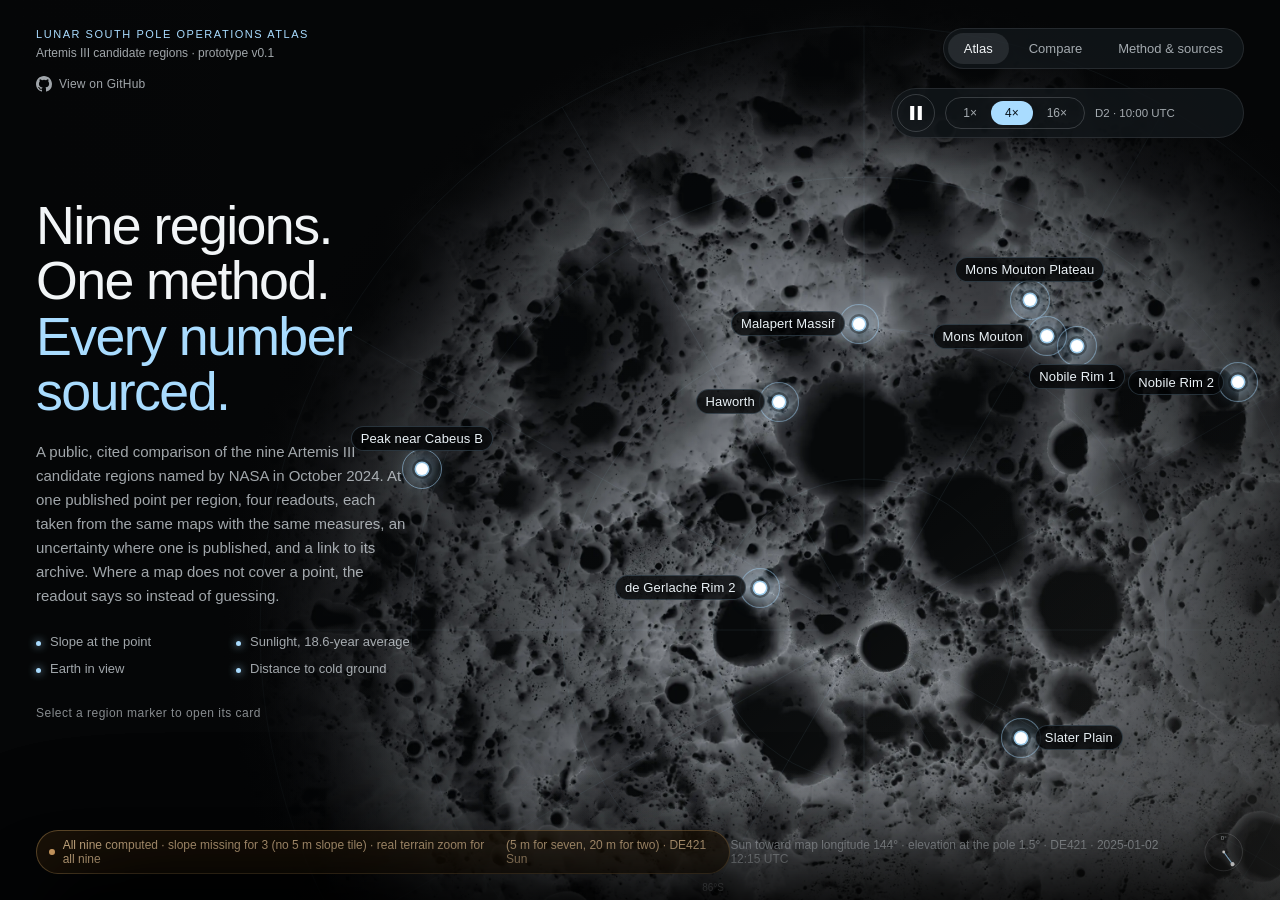
<file: moon-south-pole-atlas/web/index.html>
<!DOCTYPE html>
<html lang="en">
<head>
<meta charset="utf-8">
<meta name="viewport" content="width=device-width, initial-scale=1, viewport-fit=cover">
<title>Lunar South Pole Operations Atlas — Prototype</title>
<style>
:root{
  --bg:#050607; --ink:#f2f5f7; --mute:rgba(235,242,247,.68); --faint:rgba(235,242,247,.56);
  --line:rgba(235,242,247,.10); --line2:rgba(235,242,247,.18);
  --ice:#a9dcff; --ice-dim:rgba(169,220,255,.22); --ice-glow:rgba(169,220,255,.55);
  --glass:rgba(14,17,20,.72); --glass2:rgba(20,24,28,.86);
  --r:22px; --ease:cubic-bezier(.2,.8,.2,1); --spring:cubic-bezier(.16,1.08,.3,1);
  --font:"SF Pro Display","SF Pro Text",-apple-system,BlinkMacSystemFont,"Inter","Inter var","Segoe UI",Roboto,"Helvetica Neue",Arial,sans-serif;
}
*{box-sizing:border-box;margin:0;padding:0}
img,svg,canvas,video,table{max-width:100%}
p,li,h1,h2,h3,h4,.small,.def,.box,.extra,.example-note,.disclaim,.meta,.src,.zinfo,.q,.label{overflow-wrap:anywhere}
.dials>*,.extras>*,.zoom>*,.grid2>*,.card-head>*,.tl-head>*,.tl-read>*,.zread>*,.src>*,.example-note>*,.head-r>*,.meta>*,.lh>*,.sl>*{min-width:0}
.sheet .panel,.layer .panel{overflow-x:hidden;overflow-y:auto;max-width:100%}
.tl,.zoom,.dial,.extra,.box,.example-note{max-width:100%}
.example-note>b{flex:none;min-width:auto}
html,body{height:100%;background:var(--bg);color:var(--ink);font-family:var(--font);-webkit-font-smoothing:antialiased;overflow:hidden}
button{font:inherit;color:inherit;background:none;border:0;cursor:pointer}
a{color:inherit}
.num{font-weight:200;font-variant-numeric:tabular-nums;letter-spacing:-.02em}
.label{font-size:11px;letter-spacing:.14em;text-transform:uppercase;color:var(--mute);font-weight:500}
.small{font-size:12px;color:var(--mute);line-height:1.5}

/* ---------- hero ---------- */
#moon{position:fixed;inset:0;width:100%;height:100%;display:block;transition:filter .9s var(--ease),transform 1.2s var(--ease)}
body.sheet-open #moon{filter:brightness(.62) saturate(.9);transform:scale(1.04) translateY(-3%)}
body.layer-open #moon{filter:brightness(.35) blur(2px)}
#markers{position:fixed;inset:0;pointer-events:none;transition:opacity .6s var(--ease),transform 1.2s var(--ease)}
body.sheet-open #markers{transform:scale(1.04) translateY(-3%)}
body.layer-open #markers{opacity:.15}
.mk{position:absolute;width:0;height:0;pointer-events:auto}
.mk .hit{position:absolute;left:-22px;top:-22px;width:44px;height:44px;border-radius:50%}
.mk .dot{position:absolute;left:-6px;top:-6px;width:12px;height:12px;border-radius:50%;background:#fff;box-shadow:0 0 0 1.5px rgba(169,220,255,.85),0 0 0 4px rgba(5,6,7,.35),0 0 18px 5px var(--ice-glow);transition:transform .4s var(--spring)}
.mk .halo{position:absolute;left:-20px;top:-20px;width:40px;height:40px;border-radius:50%;border:1.5px solid rgba(169,220,255,.5);will-change:transform,opacity;animation:pulse 3.6s var(--ease) 4;animation-delay:var(--d,0s)}
@keyframes pulse{0%{transform:scale(.4);opacity:0}30%{opacity:.95}100%{transform:scale(1.5);opacity:0}}
.mk .tag{position:absolute;left:0;top:0;white-space:nowrap;font-size:13px;font-weight:500;line-height:1;padding:5px 9px;border-radius:999px;color:#eaf2f7;background:rgba(5,6,7,.78);border:1px solid rgba(169,220,255,.2);transition:color .3s,background .3s,border-color .3s,opacity .3s;letter-spacing:.01em;text-shadow:0 1px 6px #000}
.mk .tag .s{display:none}
.mk:hover .dot,.mk.sel .dot{transform:scale(1.5)}
.mk:hover .tag,.mk.sel .tag{color:#fff;background:rgba(10,18,26,.8);border-color:rgba(169,220,255,.6)}
.mk.sel .halo{animation:none;opacity:1;transform:scale(1.05);border-color:var(--ice)}
.mk:focus{outline:none}.mk:focus-visible .halo{border-color:#fff;opacity:1;animation:none}
.mk:focus-visible .hit{outline:3px solid #fff;outline-offset:3px;box-shadow:0 0 0 3px #050607,0 0 0 9px rgba(169,220,255,.55)}
.mk:focus-visible .dot{transform:scale(1.5)}.mk:focus-visible .tag{color:#fff;background:rgba(10,18,26,.9);border-color:#fff}

.top{position:fixed;left:0;right:0;top:0;display:flex;justify-content:space-between;align-items:flex-start;padding:28px 36px;z-index:5;pointer-events:none}
.top>*{pointer-events:auto}
.brand .label{color:var(--ice)}
.nav{display:flex;gap:4px;padding:4px;border-radius:999px;background:rgba(18,22,26,.82);border:1px solid var(--line)}
.nav button{white-space:nowrap;padding:8px 16px;border-radius:999px;font-size:13px;color:var(--mute);transition:all .3s var(--ease)}
.nav button:hover{color:var(--ink)}
.nav button.on{background:rgba(235,242,247,.1);color:var(--ink)}

.hero-copy{position:fixed;left:36px;top:max(22vh,150px);max-width:430px;z-index:3;transition:opacity .6s var(--ease),transform .8s var(--ease)}
body.sheet-open .hero-copy,body.layer-open .hero-copy{opacity:0;transform:translateY(-16px);pointer-events:none}
.hero-copy h1{font-size:clamp(34px,4.2vw,58px);font-weight:200;letter-spacing:-.03em;line-height:1.03}
.hero-copy h1 em{font-style:normal;color:var(--ice)}
.hero-copy p{margin-top:20px;font-size:15px;line-height:1.6;color:var(--mute);max-width:380px}
.qs{margin-top:26px;display:grid;grid-template-columns:1fr 1fr;gap:12px 20px;max-width:380px}
.qs div{font-size:13px;color:var(--mute);padding-left:14px;position:relative}
.qs div:before{content:"";position:absolute;left:0;top:7px;width:5px;height:5px;border-radius:50%;background:var(--ice);box-shadow:0 0 8px var(--ice)}
.hint{margin-top:30px;font-size:12px;color:var(--faint);letter-spacing:.04em}

.foot{position:fixed;left:36px;right:36px;bottom:26px;display:flex;justify-content:space-between;align-items:flex-end;z-index:3;pointer-events:none;transition:opacity .5s}
body.sheet-open .foot .chip{display:none}
/* card open (desktop): the Sun dial moves to the top centre, in the gap between the brand/GitHub link (left) and the nav (right); its text stays available to screen readers and as a tooltip */
body.sheet-open .foot{left:50%;right:auto;bottom:auto;top:24px;transform:translateX(-50%);width:auto;max-width:none}
body.sheet-open .compass span{position:absolute;width:1px;height:1px;margin:-1px;overflow:hidden;clip:rect(0 0 0 0);white-space:nowrap}
.chip{max-width:58vw;display:inline-flex;align-items:center;gap:8px;padding:7px 12px;border-radius:999px;font-size:12px;border:1px solid rgba(255,200,120,.35);color:#ffd9a6;background:rgba(40,28,10,.7)}
.chip i{width:6px;height:6px;border-radius:50%;background:#ffc27a;display:block}
.compass{display:flex;align-items:center;gap:12px;font-size:12px;color:var(--mute);pointer-events:auto}
.compass svg{width:44px;height:44px}

/* ---------- sheet (region card) ---------- */
.sheet{position:fixed;left:50%;bottom:0;width:min(1180px,100%);max-width:100%;transform:translate(-50%,104%);z-index:10;transition:transform .75s var(--spring);max-height:calc(100vh - 84px);display:flex;flex-direction:column}
.sheet.open{transform:translate(-50%,0)}
.sheet .panel{background:var(--glass);backdrop-filter:blur(28px) saturate(1.2);-webkit-backdrop-filter:blur(28px) saturate(1.2);border:1px solid var(--line);border-bottom:0;border-radius:var(--r) var(--r) 0 0;overflow:auto;padding:8px 32px 26px;box-shadow:0 -30px 80px rgba(0,0,0,.55)}
.grab{display:block;position:relative;width:100%;height:44px;margin:0 0 4px;cursor:pointer;border-radius:12px;-webkit-tap-highlight-color:transparent;touch-action:manipulation}
.grab:before{content:"";position:absolute;left:50%;top:50%;width:38px;height:4px;margin:-2px 0 0 -19px;border-radius:4px;background:var(--line2);transition:background .2s,width .2s,margin .2s}
.grab:hover:before,.grab:focus-visible:before{background:var(--mute)}
.grab:focus{outline:none}.grab:focus-visible{outline:2px solid var(--ice);outline-offset:-2px}
/* Close button: always top right of the panel, same size/position in every card and layer; sticky so it never scrolls away */
.xwrap{position:sticky;top:0;height:0;z-index:6;pointer-events:none}
.xwrap .x{position:absolute;top:0;right:calc(10px - var(--px,32px));pointer-events:auto}
.sheet .panel,.layer .panel{--px:32px;padding-top:8px}
.ghlink{display:inline-flex;align-items:center;gap:7px;min-height:44px;margin:0 0 -10px;font-size:12px;color:var(--mute);text-decoration:none;letter-spacing:.02em;transition:color .25s}
.ghlink:hover,.ghlink:focus-visible{color:var(--ice)}
.ghlink svg{width:16px;height:16px;flex:none;fill:currentColor}
.cites a.ghlink span{display:inline;margin:0;font-size:inherit;color:inherit;line-height:inherit}
.cites a.ghlink{display:inline-flex;min-height:0;margin:0;color:var(--ice);font-size:12.5px}
.card-head{display:flex;justify-content:space-between;align-items:flex-end;gap:20px;flex-wrap:wrap}
.card-head h2{font-size:34px;font-weight:300;letter-spacing:-.02em}
.meta{display:flex;gap:22px;margin-top:8px;flex-wrap:wrap}
.meta span{font-size:13px;color:var(--mute)} .meta b{font-weight:400;color:var(--ink);font-variant-numeric:tabular-nums}
.head-r{display:flex;gap:10px;align-items:center;flex-wrap:wrap}
.btn{padding:9px 15px;border-radius:999px;font-size:13px;border:1px solid var(--line2);color:var(--ink);transition:all .25s var(--ease)}
.btn:hover{border-color:var(--ice);color:var(--ice)}
.x{width:44px;height:44px;min-width:44px;flex:none;border-radius:50%;border:1px solid var(--line2);background:rgba(20,24,28,.82);backdrop-filter:blur(10px);-webkit-backdrop-filter:blur(10px);display:grid;place-items:center;font-size:16px;color:var(--mute);touch-action:manipulation;-webkit-tap-highlight-color:transparent}
.x:focus-visible{outline:2px solid var(--ice);outline-offset:2px}
.x:hover{color:var(--ink);border-color:var(--ink)}
.example-note{margin-top:16px;display:flex;gap:10px;align-items:flex-start;padding:10px 14px;border-radius:12px;background:rgba(255,190,110,.07);border:1px solid rgba(255,190,110,.25);font-size:12.5px;color:#f3d3a8;line-height:1.5}
.example-note b{font-weight:600;letter-spacing:.08em;text-transform:uppercase;font-size:11px;color:#ffc27a;white-space:nowrap;padding-top:1px}
.example-note.real-note{background:rgba(143,227,176,.07);border-color:rgba(143,227,176,.28);color:#cfeedd}
.real-note code,.box code{font-family:ui-monospace,monospace;font-size:11.5px;color:#a9dcff}

.extras{display:grid;grid-template-columns:repeat(4,1fr);gap:12px;margin-top:12px}
.extra{border:1px solid var(--line);border-radius:14px;padding:10px 14px;font-size:12px;color:var(--mute);line-height:1.45}
.extra b{display:block;font-weight:300;font-size:20px;color:var(--ink);font-variant-numeric:tabular-nums}
.extra .label{font-size:10px}
.conv{color:var(--mute);font-weight:300}
.extra b .conv{display:block;font-size:12px;margin-top:1px}
.ring .val .u{text-align:center}.ring .val .u .conv{display:block;margin-top:2px;letter-spacing:.02em;font-size:10px;white-space:nowrap}
td .conv{display:block;font-size:12px;white-space:nowrap}
.na{color:#ffc27a}
.dial.missing .ring svg{opacity:.45}
.dials{display:grid;grid-template-columns:repeat(4,1fr);gap:12px;margin-top:14px}
.dial{border:1px solid var(--line);border-radius:18px;padding:14px 16px 12px;background:rgba(255,255,255,.015);opacity:0;transform:translateY(18px);transition:opacity .6s var(--ease),transform .7s var(--spring),border-color .3s}
.sheet.open .dial{opacity:1;transform:none}
.sheet.open .dial:nth-child(2){transition-delay:.06s}.sheet.open .dial:nth-child(3){transition-delay:.12s}.sheet.open .dial:nth-child(4){transition-delay:.18s}
.dial:hover{border-color:var(--line2)}
.dial .q{font-size:13px;color:var(--ink);margin-top:4px;font-weight:400}
.ring{position:relative;width:160px;height:160px;margin:12px auto 8px}
.ring svg{width:100%;height:100%;transform:rotate(135deg)}
.ring .val{position:absolute;inset:0;padding:0 22px;display:flex;flex-direction:column;align-items:center;justify-content:center}
.ring .val .n{font-size:34px;line-height:1}
.ring .val .u{font-size:11px;color:var(--mute);margin-top:4px;letter-spacing:.06em}
.ring circle{fill:none;stroke-linecap:round;transition:stroke-dasharray 1.1s var(--ease),stroke-dashoffset 1.1s var(--ease)}
.def{font-size:11.5px;color:var(--mute);text-align:center;line-height:1.45;min-height:34px}
.rb{margin-top:14px}
.rb .track{position:relative;height:18px}
.rb .base{position:absolute;left:0;right:0;top:8px;height:2px;background:var(--line2);border-radius:2px}
.rb .span{position:absolute;top:7px;height:4px;border-radius:4px;background:var(--ice-dim);box-shadow:0 0 10px rgba(169,220,255,.25);transition:left .9s var(--ease),width .9s var(--ease)}
.rb .pt{position:absolute;top:3px;width:2px;height:12px;background:var(--ice);border-radius:2px;transform:translateX(-1px);transition:left .9s var(--ease);box-shadow:0 0 8px var(--ice)}
.rb .cut{position:absolute;top:0;height:18px;border-left:1px dashed rgba(255,194,122,.7);transition:left .6s var(--ease)}
.rb .cut span{position:absolute;top:-14px;left:3px;font-size:9.5px;color:#ffc27a;white-space:nowrap;letter-spacing:.04em}
.rb .ends{display:flex;justify-content:space-between;font-size:10.5px;color:var(--faint);font-variant-numeric:tabular-nums;margin-top:2px}
.rb .rng{font-size:11.5px;color:var(--mute);margin-top:6px;font-variant-numeric:tabular-nums}
.src{display:flex;align-items:center;justify-content:space-between;gap:8px;margin-top:12px;padding-top:12px;border-top:1px solid var(--line);font-size:11.5px}
.src a{color:var(--ice);text-decoration:none;opacity:.9}
.src a:hover{opacity:1;text-decoration:underline}
.src .tagx{font-size:10px;letter-spacing:.1em;text-transform:uppercase;color:#ffc27a}

/* timeline */
.tl{margin-top:16px;border:1px solid var(--line);border-radius:18px;padding:16px 18px 14px;background:rgba(255,255,255,.015)}
.tl-head{display:flex;justify-content:space-between;align-items:center;gap:14px;flex-wrap:wrap}
.seg{display:inline-flex;padding:3px;border-radius:999px;border:1px solid var(--line2);position:relative}
.seg button{position:relative;z-index:1;padding:5px 14px;font-size:12px;color:var(--mute);border-radius:999px;transition:color .3s}
.seg button.on{color:#061018}
.seg .thumb{position:absolute;top:3px;bottom:3px;border-radius:999px;background:var(--ice);transition:left .45s var(--spring),width .45s var(--spring)}
.play{width:38px;height:38px;min-width:38px;flex:none;border-radius:50%;border:1px solid var(--line2);display:grid;place-items:center;padding:0;position:relative;touch-action:manipulation;-webkit-tap-highlight-color:transparent;user-select:none;-webkit-user-select:none;transition:border-color .2s,background-color .2s}
.play svg{display:block;width:14px;height:14px;flex:none;pointer-events:none}
.play:hover{border-color:var(--ice);background-color:rgba(169,220,255,.06)}
/* Pressing only tints the button. No transform, no size, border or layout change: it must not move under the pointer. */
.play:active{transform:none;border-color:var(--ice);background-color:rgba(169,220,255,.16)}
.play:focus{outline:none}
.play:focus-visible,.seg button:focus-visible{outline:2px solid var(--ice);outline-offset:2px}
.seg button{touch-action:manipulation;-webkit-tap-highlight-color:transparent}
.homectl{position:fixed;z-index:4;top:88px;right:36px;display:flex;align-items:center;gap:10px;padding:5px 12px 5px 5px;border-radius:999px;background:rgba(18,22,26,.82);border:1px solid var(--line);transition:opacity .5s}
.homectl .stamp{font-size:11.5px;color:var(--mute);font-variant-numeric:tabular-nums;white-space:nowrap;width:136px;overflow:hidden;text-overflow:ellipsis}
body.sheet-open .homectl,body.layer-open .homectl{opacity:0;visibility:hidden;pointer-events:none}
.tl-ctl{display:flex;gap:12px 14px;align-items:center;flex-wrap:wrap;flex:0 1 auto;min-width:0;max-width:100%}
.rate{font-size:11.5px;color:var(--mute);display:inline-block;width:104px;flex:none;white-space:nowrap;overflow:hidden;text-overflow:ellipsis;font-variant-numeric:tabular-nums}
.eye{display:flex;gap:10px;align-items:center}
.zoom{margin-top:16px;border:1px solid var(--line);border-radius:18px;padding:16px 18px;background:rgba(255,255,255,.015);display:grid;grid-template-columns:minmax(0,440px) minmax(0,1fr);gap:8px 26px;align-items:start}
.zview{position:relative;width:100%;aspect-ratio:1;border-radius:14px;overflow:hidden;background:#000;border:1px solid var(--line)}
.zview canvas{width:100%;height:100%;display:block}
.zbadge{position:absolute;top:10px;right:10px;font-size:10px;letter-spacing:.1em;text-transform:uppercase;padding:5px 9px;border-radius:999px;background:rgba(5,6,7,.72);border:1px solid;font-weight:500;backdrop-filter:blur(8px);-webkit-backdrop-filter:blur(8px)}
.zbadge.real{color:#8fe3b0;border-color:rgba(143,227,176,.45)}.zbadge.map{color:#ffc27a;border-color:rgba(255,194,122,.45)}
.zread{display:flex;gap:30px;margin-top:10px;flex-wrap:wrap}
.zread .n{font-size:30px}.zread .k{display:block;font-size:10.5px;letter-spacing:.12em;color:var(--mute);text-transform:uppercase;margin-top:2px}
.zinfo h3{font-size:17px;font-weight:400;margin-top:8px;letter-spacing:-.01em}
.zinfo p{margin-top:10px}
.zinfo p b{font-weight:500;color:var(--ink)}
.zinfo code{font-family:ui-monospace,monospace;font-size:11.5px;color:#a9dcff}
.tl-read{display:flex;gap:10px 28px;align-items:baseline;flex-wrap:wrap}
.tl-read .n{font-size:22px;display:inline-block;white-space:nowrap}
#t-time{min-width:7.6em}#t-sun{min-width:2.6em}#t-earth{min-width:6.6em}
.tl-read .k{font-size:11px;color:var(--mute);letter-spacing:.06em;margin-left:6px}
#tlwrap{position:relative;margin-top:14px;cursor:ew-resize;touch-action:none;user-select:none}
#tlc{width:100%;height:96px;display:block}
.q{min-height:34px}
#head{position:absolute;top:-4px;bottom:16px;width:1px;background:#fff;box-shadow:0 0 10px var(--ice);pointer-events:none;will-change:transform}
#head:after{content:"";position:absolute;top:-3px;left:-5px;width:11px;height:11px;border-radius:50%;background:#fff;box-shadow:0 0 12px var(--ice)}
.disclaim{margin-top:14px;font-size:11.5px;color:var(--faint);line-height:1.55}

/* ---------- layers (method / compare) ---------- */
.layer{position:fixed;left:50%;bottom:0;width:min(1180px,100%);max-width:100%;height:calc(100vh - 70px);transform:translate(-50%,102%);z-index:20;transition:transform .8s var(--spring)}
.layer.open{transform:translate(-50%,0)}
.layer .panel{height:100%;background:var(--glass2);backdrop-filter:blur(30px);-webkit-backdrop-filter:blur(30px);border:1px solid var(--line);border-bottom:0;border-radius:26px 26px 0 0;overflow:auto;padding:8px 40px 50px;box-shadow:0 -40px 120px rgba(0,0,0,.7)}
.layer h2{font-size:30px;font-weight:300;letter-spacing:-.02em}
.layer h3{font-size:12px;letter-spacing:.14em;text-transform:uppercase;color:var(--mute);font-weight:500;margin:34px 0 14px}
.lh{display:flex;justify-content:space-between;align-items:center}
.grid2{display:grid;grid-template-columns:1fr 1fr;gap:14px}
.box{border:1px solid var(--line);border-radius:16px;padding:16px 18px;background:rgba(255,255,255,.015)}
.box h4{font-size:15px;font-weight:400;margin-bottom:6px}
.box p{font-size:13px;color:var(--mute);line-height:1.55}
.cites{list-style:none;counter-reset:c}
.cites li{counter-increment:c;display:grid;grid-template-columns:34px minmax(0,1fr) auto;gap:12px;align-items:baseline;padding:14px 0;border-top:1px solid var(--line);font-size:14px}
.cites li:before{content:counter(c,decimal-leading-zero);color:var(--faint);font-variant-numeric:tabular-nums;font-size:12px}
.cites li span{display:block;font-size:12.5px;color:var(--mute);margin-top:3px;line-height:1.5}
.cites a{color:var(--ice);font-size:12.5px;text-decoration:none;white-space:nowrap}
.cites a:hover{text-decoration:underline}
.presets{display:flex;gap:10px;flex-wrap:wrap}
.preset{padding:12px 16px;border-radius:14px;border:1px solid var(--line2);text-align:left;min-width:min(200px,100%);max-width:100%;transition:all .3s var(--ease)}
.preset b{display:block;font-weight:400;font-size:14px}
.preset span{font-size:12px;color:var(--mute)}
.preset.on{border-color:var(--ice);background:rgba(169,220,255,.06)}
.sl{display:grid;grid-template-columns:180px 1fr 70px;gap:16px;align-items:center;margin-top:14px;font-size:13px;color:var(--mute)}
.sl output{color:var(--ink);font-variant-numeric:tabular-nums;text-align:right}
input[type=range]{-webkit-appearance:none;appearance:none;width:100%;height:2px;background:var(--line2);border-radius:2px;outline:none}
input[type=range]::-webkit-slider-thumb{-webkit-appearance:none;width:16px;height:16px;border-radius:50%;background:#fff;box-shadow:0 0 10px var(--ice);cursor:pointer}
input[type=range]::-moz-range-thumb{width:16px;height:16px;border-radius:50%;background:#fff;border:0}
.nots{display:flex;flex-wrap:wrap;gap:8px}
.nots span{font-size:12.5px;padding:7px 12px;border-radius:999px;border:1px solid var(--line2);color:var(--mute)}

table{width:100%;border-collapse:collapse;margin-top:18px;font-size:14px}
th{font-size:10px;letter-spacing:.08em;text-transform:uppercase;color:var(--mute);font-weight:500;text-align:right;padding:10px 9px;border-bottom:1px solid var(--line2);white-space:nowrap}
th:first-child,td:first-child{text-align:left}
td{padding:12px 9px;border-bottom:1px solid var(--line);text-align:right;font-variant-numeric:tabular-nums;font-weight:300;white-space:nowrap}
td small{color:var(--faint);font-size:11.5px;margin-left:4px}
tbody tr{cursor:pointer;transition:background .25s}
tbody tr:hover{background:rgba(169,220,255,.04)}
td .nm{font-weight:400}
td .sid{display:block;font-size:11px;color:var(--faint);margin-top:2px}
.cutok{color:var(--ice)}.cutno{color:var(--faint)}
.tablewrap{overflow-x:auto;-webkit-overflow-scrolling:touch}.swipe{display:none;font-size:11px;color:var(--ice);margin-top:12px;letter-spacing:.04em}

.scrim{position:fixed;inset:0;z-index:15;background:rgba(0,0,0,.25);opacity:0;pointer-events:none;transition:opacity .5s}
body.layer-open .scrim{opacity:1;pointer-events:auto}

@media (max-width:900px){
  .swipe{display:block}.tablewrap{-webkit-mask-image:linear-gradient(90deg,#000 calc(100% - 28px),transparent);mask-image:linear-gradient(90deg,#000 calc(100% - 28px),transparent)}
  td:first-child,th:first-child{min-width:138px}
  .top{padding:18px 18px}
  .hero-copy{left:18px;right:18px;top:auto;bottom:90px;max-width:none}
  .hero-copy h1{font-size:34px}
  .qs,.hero-copy p{display:none}
  .dials,.extras{grid-template-columns:1fr 1fr}
  .sheet .panel{--px:18px;padding:8px 18px 22px}
  .layer .panel{--px:20px;padding:8px 20px 40px}
  .grid2{grid-template-columns:1fr}
  .foot{left:18px;right:18px;bottom:18px}
  /* narrow: the Sun dial stays visible only when it fits in the gap between the header and the top of the open sheet (class set by fitDial()); otherwise it is hidden */
  body.sheet-open .foot{opacity:0;visibility:hidden;pointer-events:none}
  body.sheet-open.dial-fit .foot{opacity:1;visibility:visible;left:var(--dial-left,18px);right:auto;top:var(--dial-top,auto);bottom:auto;transform:none;width:auto}
  .zoom{grid-template-columns:1fr}
  .compass span{display:none}
  .mk .tag{font-size:12.5px;padding:5px 8px}
  .sl{grid-template-columns:1fr 70px}.sl label{grid-column:1/-1}
  .brand .t2{display:none}
  .nav .long{display:none}
  .brand .label{max-width:150px;line-height:1.4}
}
/* desktop: the open card / layer starts below the brand block, so it never covers the GitHub link */
@media (min-width:901px){.sheet{max-height:calc(100vh - 112px)}.layer{height:calc(100vh - 112px)}}
@media (max-width:900px){.homectl{top:74px;right:18px}.homectl .stamp{width:auto;min-width:0;display:none}}
@media (max-width:520px){.cites li{grid-template-columns:30px minmax(0,1fr)}.cites li a{grid-column:2;white-space:normal;overflow-wrap:anywhere}.cites a{white-space:normal;overflow-wrap:anywhere}.tl-ctl{width:100%}.rate{width:auto;flex:1 1 60px;min-width:0}.eye{flex-wrap:wrap}.zread{gap:12px 24px}.card-head h2{font-size:28px}.layer h2{font-size:26px}.sl{grid-template-columns:minmax(0,1fr) 60px;gap:10px}.sheet .panel{--px:14px;padding:8px 14px 22px}.layer .panel{--px:14px;padding:8px 14px 40px}.ring{width:min(172px,100%);height:auto;aspect-ratio:1}.zread .n{font-size:26px}.ring .val{padding:0 14px}.seg button{padding:5px 11px}.tl,.zoom{padding:14px}.chip .xl{display:none}.chip{font-size:11.5px}.mk .tag .l{display:none}.mk .tag .s{display:inline}.dials,.extras{grid-template-columns:1fr}.ring{width:172px;height:172px}.nav button{padding:7px 11px}}
@media (prefers-reduced-motion:reduce){*{transition-duration:.01s!important;animation:none!important}}
</style>
</head>
<body>
<canvas id="moon" aria-label="Procedural illustration of the lunar south polar region with nine candidate regions"></canvas>
<div id="markers"></div>

<header class="top">
  <div class="brand"><div class="label">Lunar South Pole Operations Atlas</div><div class="small t2" style="margin-top:4px">Artemis III candidate regions · prototype v0.1</div>
  <div><a class="ghlink js-gh" href="https://github.com/sighmon/space" target="_blank" rel="noopener noreferrer" aria-label="View on GitHub (opens in a new tab)"><svg viewBox="0 0 16 16" aria-hidden="true" focusable="false"><path d="M8 0C3.58 0 0 3.58 0 8c0 3.54 2.29 6.53 5.47 7.59.4.07.55-.17.55-.38 0-.19-.01-.82-.01-1.49-2.01.37-2.53-.49-2.69-.94-.09-.23-.48-.94-.82-1.13-.28-.15-.68-.52-.01-.53.63-.01 1.08.58 1.23.82.72 1.21 1.87.87 2.33.66.07-.52.28-.87.51-1.07-1.78-.2-3.64-.89-3.64-3.95 0-.87.31-1.59.82-2.15-.08-.2-.36-1.02.08-2.12 0 0 .67-.21 2.2.82a7.5 7.5 0 0 1 4 0c1.53-1.04 2.2-.82 2.2-.82.44 1.1.16 1.92.08 2.12.51.56.82 1.27.82 2.15 0 3.07-1.87 3.75-3.65 3.95.29.25.54.73.54 1.48 0 1.07-.01 1.93-.01 2.2 0 .21.15.46.55.38A8.01 8.01 0 0 0 16 8c0-4.42-3.58-8-8-8z"/></svg><span>View on GitHub</span></a></div></div>
  <nav class="nav" aria-label="Views">
    <button data-v="atlas" class="on">Atlas</button>
    <button data-v="compare">Compare</button>
    <button data-v="method">Method<span class="long"> &amp; sources</span></button>
  </nav>
</header>

<section class="hero-copy">
  <h1>Nine regions.<br>One method.<br><em>Every number sourced.</em></h1>
  <p>A public, cited comparison of the nine Artemis&nbsp;III candidate regions named by NASA in October 2024. At one published point per region, four readouts, each taken from the same maps with the same measures, an uncertainty where one is published, and a link to its archive. Where a map does not cover a point, the readout says so instead of guessing.</p>
  <div class="qs"><div>Slope at the point</div><div>Sunlight, 18.6-year average</div><div>Earth in view</div><div>Distance to cold ground</div></div>
  <div class="hint">Select a region marker to open its card</div>
</section>

<div class="homectl" id="homectl" role="group" aria-label="Sun simulation (shared with the region cards)">
  <button class="play js-play" type="button" aria-label="Pause Sun movement"><svg viewBox="0 0 10 12" aria-hidden="true"><path class="playp" d="M0 0H3.5V12H0ZM6.5 0H10V12H6.5Z" fill="#fff"/></svg></button>
  <div class="seg js-seg" role="group" aria-label="Playback speed"><span class="thumb"></span><button data-s="1" aria-label="Speed 1x">1×</button><button data-s="4" class="on" aria-label="Speed 4x">4×</button><button data-s="16" aria-label="Speed 16x">16×</button></div>
  <span class="stamp" id="hstamp">DE421 Sun</span>
</div>

<footer class="foot">
  <div class="chip"><i></i>All nine computed · slope missing for 3 (no 5 m slope tile) · real terrain zoom for all nine<span class="xl"> (<span id="chip-zoom">5 m for seven, 20 m for two</span>) · DE421 Sun</span></div>
  <div class="compass"><span id="sunlbl">Backdrop: LOLA average sunlight visibility, 120 m · Mazarico et al. 2011</span>
    <svg viewBox="0 0 44 44"><circle cx="22" cy="22" r="20" fill="none" stroke="rgba(235,242,247,.18)"/><text x="22" y="9" fill="rgba(235,242,247,.75)" font-size="6.5" text-anchor="middle" font-family="sans-serif">0°</text><g id="sunneedle"><line x1="22" y1="22" x2="22" y2="6" stroke="#a9dcff" stroke-width="1.2"/><circle cx="22" cy="6" r="2.2" fill="#fff"/></g><circle cx="22" cy="22" r="1.5" fill="#fff"/></svg>
  </div>
</footer>

<!-- Region card -->
<section class="sheet" id="sheet" aria-hidden="true" inert>
  <div class="panel">
<div class="xwrap"><button class="x" id="close" aria-label="Close card">✕</button></div>
    <div class="grab" role="button" tabindex="0" aria-label="Close card" data-grab="sheet"></div>
    <div class="card-head">
      <div>
        <div class="label" id="c-kicker">Candidate region</div>
        <h2 id="c-name">—</h2>
        <div class="meta"><span>Point <b id="c-site">—</b></span><span>Lat <b id="c-lat">—</b></span><span>Lon <b id="c-lon">—</b></span><span>Basis <b>nearest pixel at this point</b></span><span>Averages <b id="c-win">—</b></span></div>
      </div>
      <div class="head-r">
        <button class="btn" data-open="method">Method &amp; sources ↑</button>
        <button class="btn" data-open="compare">Compare all nine</button>
      </div>
    </div>
    <div class="example-note real-note" id="example-note"></div>

    <div class="dials" id="dials"></div>
    <div class="extras" id="extras"></div>

    <div class="tl" id="tlbox">
      <div class="tl-head">
        <div>
          <div class="label" id="tl-label">Hourly Sun &amp; Earth visibility</div>
          <div class="tl-read" style="margin-top:8px">
            <div><span class="num n" id="t-time">—</span></div>
            <div><span class="num n" id="t-sun">—</span><span class="k" id="k-sun">SUN DISC VISIBLE</span></div>
            <div id="w-earth"><span class="num n" id="t-earth">—</span><span class="k">EARTH</span></div>
          </div>
        </div>
        <div class="tl-ctl">
          <button class="play js-play" type="button" aria-label="Pause Sun movement"><svg viewBox="0 0 10 12" aria-hidden="true"><path class="playp" d="M0 0H3.5V12H0ZM6.5 0H10V12H6.5Z" fill="#fff"/></svg></button>
          <span class="rate js-rate" aria-live="off">—</span>
          <div class="seg js-seg" role="group" aria-label="Playback speed"><span class="thumb"></span><button data-s="1" aria-label="Speed 1x">1×</button><button data-s="4" class="on" aria-label="Speed 4x">4×</button><button data-s="16" aria-label="Speed 16x">16×</button></div>
          <div class="eye" id="eyectl"><span class="small">Eye height</span><div class="seg" id="hseg"><span class="thumb"></span><button data-h="1" class="on">1 m</button><button data-h="5">5 m</button></div></div>
        </div>
      </div>
      <div id="tlwrap"><canvas id="tlc"></canvas><div id="head"></div></div>
    </div>
    <p class="disclaim" id="tl-none" style="display:none;margin-top:12px"></p>

    <div class="zoom" id="zoom" style="display:none">
      <div>
        <div class="zview"><canvas id="zc" width="512" height="512" role="img" aria-label="Zoomed view of the site under the simulated Sun"></canvas><span class="zbadge" id="zbadge"></span></div>
      </div>
      <div class="zinfo">
        <div class="label" id="z-title">Site zoom</div>
        <h3 id="z-head">—</h3>
        <div class="zread"><div><span class="num n" id="z-az">—</span><span class="k">Sun azimuth</span></div><div><span class="num n" id="z-el">—</span><span class="k">Sun elevation</span></div></div>
        <p class="small" id="z-what"></p>
        <p class="small" id="z-sun"></p>
        <p class="small" id="z-caveat"></p>
      </div>
    </div>
    <p class="disclaim">Not a safety assessment, and no site is declared safe. No combined score and no ice-volume estimate. Screening cuts are shown with their source for reference; they are not flight rules. “Earth in view” counts any part of Earth’s disc above the local horizon, which is slightly optimistic compared with a DSN link budget.</p>
  </div>
</section>

<div class="scrim" id="scrim"></div>

<!-- Method & sources layer -->
<section class="layer" id="method" aria-hidden="true" inert>
  <div class="panel">
<div class="xwrap"><button class="x" data-close aria-label="Close method and sources">✕</button></div>
    <div class="grab" role="button" tabindex="0" aria-label="Close method and sources" data-grab="layer"></div>
    <div class="lh"><div><div class="label">Pull-up layer</div><h2>Method and sources</h2></div></div>

    <h3>What each readout means</h3>
    <div class="grid2">
      <div class="box"><h4>Slope</h4><p>Slope in degrees at the 5&nbsp;m pixel containing the point, from the LOLA product-78 site DEM (Barker et al. 2021). The ± is one published RMS slope error for that pixel. Three regions have no 5&nbsp;m tile and show no slope; the 20&nbsp;m mosaic is not substituted. Where the LOLA return count at the pixel is 0, the slope is interpolated.</p></div>
      <div class="box"><h4>Sunlight</h4><p>18.6-year average fraction of hourly steps with any part of the Sun above the horizon, from the 75°S illumination map (Mazarico et al. 2011, 120&nbsp;m pixel, nearest pixel to the point). It is a long-term average, not the sunlight in a particular week, and has no published error bar.</p></div>
      <div class="box"><h4>Earth view</h4><p>Same map family and averaging period: the 18.6-year average fraction of hours with <em>any part</em> of Earth’s disc above the horizon. Disc visibility, not a DSN link budget. The hourly timeline on each card is a separate 14-day, terrain-aware product built from that region’s elevation raster, and its window percentages are labelled as such.</p></div>
      <div class="box"><h4>Cold ground</h4><p>Distance from the point to the nearest permanent-shadow pixel (120&nbsp;m) whose Diviner summer-maximum temperature is below <span data-kelvin="110"></span> (Williams et al. 2019, 240&nbsp;m pixel). Searched within 40&nbsp;km beyond the nine points. The ± is one Diviner pixel, a resolution bound, not a statistical error. Proximity only; no ice-volume estimate.</p></div>
    </div>

    <h3>What is computed in this build</h3>
    <div class="box"><p>All nine points (first Wueller et al. 2026 Table A1 point per region) are read by the repository’s <code>python -m atlas.regions</code> and exported by <code>python -m atlas.export_web</code> to <code>web/data/regions.json</code>. Every row uses the same measures: slope and RMS error at the point, 18.6-year sunlight and Earth averages, Diviner summer-maximum temperature, permanent-shadow flag, distance to cold shadow, and LOLA return count. Slope, slope error and return count are <b>not computed</b> for Peak near Cabeus B, Mons Mouton Plateau and Slater Plain because product 78 has no 5&nbsp;m site DEM containing those points. Each card also has an hourly terrain-aware Sun/Earth visibility strip (2025-01-01 + 14 days, 1&nbsp;m and 5&nbsp;m eye height) computed from that region’s elevation raster. Each site zoom is a real hillshade with cast shadows from LOLA elevation: <b>5&nbsp;m LOLA elevation</b> (shown at 10&nbsp;m pixels) for Haworth (HW01), Malapert (MMA01, Site 23), Mons Mouton (MMO01, Site 20), Nobile Rim 1 (NR101, Site 06), Nobile Rim 2 (NR201, DM2) and de Gerlache Rim 2 (dGR101, SL2) from the product-78 site DEMs, and Slater Plain (SP01) from a 20&nbsp;km window of the product-81 87–90°S 5&nbsp;m mosaic, which fills gaps by interpolation; and the <b>20&nbsp;m LOLA polar DEM</b> (product 90, <code>LDEM_80S_20MPP_ADJ</code>, Barker et al. 2023), a 30&nbsp;km window at native 20&nbsp;m pixels, for Peak near Cabeus B (PCB01) and Mons Mouton Plateau (MMP01), which no 5&nbsp;m LOLA elevation covers. 20&nbsp;m terrain does not resolve small craters or boulders and its badge says so. The Sun azimuth and elevation come from the DE421 ephemeris. The home Moon is the LOLA average-sunlight map; the Play/Pause control there drives the same DE421 clock as the cards, and its light wash and Sun marker show the real direction of the Sun (its longitude as seen from the pole), not re-rendered terrain. Shadows come only from terrain inside each chip or raster.</p></div>

    <h3>Screening cut presets</h3>
    <div class="presets" id="presets">
      <button class="preset on" data-p="brief"><b>Published screening cuts</b><span>Slope &lt; 8° · avg. illumination &gt; 0.5</span></button>
      <button class="preset" data-p="strict"><b>Stricter (illustrative)</b><span>Slope &lt; 5° · avg. illumination &gt; 0.6</span></button>
      <button class="preset" data-p="off"><b>No cuts shown</b><span>Readouts only</span></button>
    </div>
    <div class="sl"><label>Slope cut</label><input type="range" id="sSlope" min="2" max="15" step="0.5" value="8"><output id="oSlope">8.0°</output></div>
    <div class="sl"><label>Avg. illumination cut</label><input type="range" id="sIll" min="0.2" max="0.9" step="0.01" value="0.5"><output id="oIll">0.50</output></div>
    <p class="small" style="margin-top:14px">Cuts are drawn as dashed lines on the region card and as markers in the comparison table. They are screening values shown with their source, not flight rules, and passing them does not make a site safe.</p>

    <h3>Sources and archives</h3>
    <ul class="cites">
      <li><div>LROC QuickMap<span>Lunar Reconnaissance Orbiter Camera team, Arizona State University. Interactive map of LRO data layers (NAC/WAC, LOLA slope, illumination).</span></div><a href="https://quickmap.lroc.asu.edu/" target="_blank" rel="noopener">quickmap.lroc.asu.edu ↗</a></li>
      <li><div>Moon Trek<span>NASA Solar System Treks Project, JPL. South-polar DEM, slope, and illumination products.</span></div><a href="https://trek.nasa.gov/moon/" target="_blank" rel="noopener">trek.nasa.gov/moon ↗</a></li>
      <li><div>JPL DE421 planetary ephemeris<span>Folkner, Williams &amp; Boggs (2009), IPN Progress Report 42-178. Sun and Earth positions and lunar orientation; SPICE kernel via NAIF.</span></div><a href="https://naif.jpl.nasa.gov/pub/naif/generic_kernels/spk/planets/" target="_blank" rel="noopener">naif.jpl.nasa.gov ↗</a></li>
      <li><div>LRO Diviner Lunar Radiometer<span>Paige et al. (2010). Polar surface temperature products, PDS Geosciences Node.</span></div><a href="https://pds-geosciences.wustl.edu/missions/lro/diviner.htm" target="_blank" rel="noopener">pds-geosciences.wustl.edu ↗</a></li>
      <li><div>LRO Lunar Orbiter Laser Altimeter (LOLA)<span>Smith et al. (2010). Polar gridded DEMs (5 m/px south pole), PDS Geosciences Node.</span></div><a href="https://pds-geosciences.wustl.edu/missions/lro/lola.htm" target="_blank" rel="noopener">pds-geosciences.wustl.edu ↗</a></li>
      <li><div>Wueller et al. (2026)<span>JGR Planets. Source of the NR101 point and the other eight region points (Table A1).</span></div><a href="https://doi.org/10.1029/2025JE009434" target="_blank" rel="noopener">10.1029/2025JE009434 ↗</a></li>
      <li><div>This atlas on GitHub<span>Source code, data export and tests for this prototype (sighmon/space).</span></div><a class="ghlink js-gh" href="https://github.com/sighmon/space" target="_blank" rel="noopener noreferrer" aria-label="View on GitHub (opens in a new tab)"><svg viewBox="0 0 16 16" aria-hidden="true" focusable="false"><path d="M8 0C3.58 0 0 3.58 0 8c0 3.54 2.29 6.53 5.47 7.59.4.07.55-.17.55-.38 0-.19-.01-.82-.01-1.49-2.01.37-2.53-.49-2.69-.94-.09-.23-.48-.94-.82-1.13-.28-.15-.68-.52-.01-.53.63-.01 1.08.58 1.23.82.72 1.21 1.87.87 2.33.66.07-.52.28-.87.51-1.07-1.78-.2-3.64-.89-3.64-3.95 0-.87.31-1.59.82-2.15-.08-.2-.36-1.02.08-2.12 0 0 .67-.21 2.2.82a7.5 7.5 0 0 1 4 0c1.53-1.04 2.2-.82 2.2-.82.44 1.1.16 1.92.08 2.12.51.56.82 1.27.82 2.15 0 3.07-1.87 3.75-3.65 3.95.29.25.54.73.54 1.48 0 1.07-.01 1.93-.01 2.2 0 .21.15.46.55.38A8.01 8.01 0 0 0 16 8c0-4.42-3.58-8-8-8z"/></svg><span>View on GitHub</span></a></li>
      <li><div>NASA (Oct 2024) Artemis III candidate landing regions<span>Source of the nine-region list. Region names only; this atlas adds no endorsement.</span></div><a href="https://www.nasa.gov/" target="_blank" rel="noopener">nasa.gov ↗</a></li>
    </ul>

    <h3>What this atlas is not</h3>
    <div class="nots"><span>Not a Moon viewer</span><span>No combined score</span><span>No ranking</span><span>No ice-volume estimate</span><span>Never declares a site “safe”</span><span>Cuts ≠ flight rules</span></div>
  </div>
</section>

<!-- Compare layer -->
<section class="layer" id="compare" aria-hidden="true" inert>
  <div class="panel">
<div class="xwrap"><button class="x" data-close aria-label="Close comparison">✕</button></div>
    <div class="grab" role="button" tabindex="0" aria-label="Close comparison" data-grab="layer"></div>
    <div class="lh"><div><div class="label">All nine regions · same measures in every row</div><h2>Side by side, unranked</h2></div></div>
    <div class="example-note real-note"><b style="color:#8fe3b0">Computed</b><span>Every row is read from the same maps at one published point. Sunlight and Earth are 18.6-year averages in all rows. Rows are listed by longitude, west to east. This is not a ranking and there is no combined score. “n/a” means the input map does not cover the point.</span></div>
    <div class="swipe" aria-hidden="true">Swipe the table sideways for all seven columns →</div>
    <div class="tablewrap"><table>
      <thead><tr><th>Region</th><th>Slope at point</th><th>Sunlight<br>18.6-yr avg</th><th>Earth in view<br>18.6-yr avg</th><th>Summer<br>max temp.</th><th>Nearest cold ground</th><th>Shown cuts</th></tr></thead>
      <tbody id="tbody"></tbody>
    </table></div>
    <p class="disclaim">Slope ± is one RMS slope error (LOLA product 78, 5 m). Sunlight and Earth are 18.6-year averages with no published error bar; Earth is disc visibility, not a link budget. Temperature is the Diviner summer maximum on its own 240 m pixel. Cold ground ± is one Diviner pixel (0.24 km). “Shown cuts” states whether the value falls inside the selected screening cuts. It is a reference marker, not a pass/fail verdict and not a flight rule.</p>
  </div>
</section>

<script src="units.js"></script>
<script src="data/regions.js"></script>
<script src="data/nr101.js"></script>
<script src="data/sun.js"></script>
<script src="sunmarker.js"></script>
<script src="data/zoom.js"></script>
<script>
(()=>{
"use strict";
const $=s=>document.querySelector(s), $$=s=>[...document.querySelectorAll(s)];
const D2R=Math.PI/180;

// ---------- seeded RNG ----------
function rng(seed){let s=seed>>>0||1;return()=>{s^=s<<13;s>>>=0;s^=s>>17;s^=s<<5;s>>>=0;return s/4294967296;}}

// ---------- regions (Oct 2024 list; marker = first Wueller et al. 2026 Table A1 site per region, from docs/data-sources.md) ----------
const REGIONS=[
 {id:'CAB',short:'Cabeus B',name:'Peak near Cabeus B',lat:-83.763,lon:-69.983,site:'PCB01'},
 {id:'DGR',short:'de Gerlache 2',name:'de Gerlache Rim 2',lat:-88.513,lon:-68.015,site:'dGR101'},
 {id:'HAW',short:'Haworth',name:'Haworth',lat:-86.768,lon:-20.514,site:'HW01'},
 {id:'MAL',short:'Malapert',name:'Malapert Massif',lat:-85.942,lon:-0.944,site:'MMA01'},
 {id:'MMP',short:'Mouton Plateau',name:'Mons Mouton Plateau',lat:-85.111,lon:26.710,site:'MMP01'},
 {id:'MMO',short:'Mons Mouton',name:'Mons Mouton',lat:-85.416,lon:31.851,site:'MMO01'},
 {id:'NR1',short:'Nobile 1',name:'Nobile Rim 1',lat:-85.295,lon:36.917,site:'NR101'},
 {id:'NR2',short:'Nobile 2',name:'Nobile Rim 2',lat:-84.054,lon:56.481,site:'NR201'},
 {id:'SLP',short:'Slater',name:'Slater Plain',lat:-87.478,lon:124.521,site:'SP01'},
];
let H0=new Date(Date.UTC(2025,0,1,0)); // real NR101 timeline window start
const REAL=window.NR101_DATA||null;       // NR101 14/30-day timeline (atlas/export_web.py); the other eight regions use ZOOM.strips
const DATA=window.REGIONS_DATA||null;     // nine-region comparison (atlas/export_web.py)
const HOURS=336;
const SUN=window.SUN_DATA||null;      // DE421 Sun azimuth/elevation, nine points, 336 hourly steps (atlas/export_zoom.py)
const ZOOM=window.ZOOM_DATA||null;    // real elevation chips and strips for all nine regions (5 m LOLA for seven, 20 m polar DEM for two) + LOLA sunlight-map crops (atlas/export_zoom.py)
const HSUN=SUN&&SUN.home||null;     // Sun direction seen from the pole (home map), same DE421 hours
const REDUCED=matchMedia('(prefers-reduced-motion: reduce)').matches;
(function(){ // zoom-source counts come from the exported DEM records, not hardcoded
  const dm=ZOOM&&ZOOM.dem; if(!dm)return;
  const c={}; Object.values(dm).forEach(d=>{c[d.source_pixel_m]=(c[d.source_pixel_m]||0)+1;});
  const W=['zero','one','two','three','four','five','six','seven','eight','nine'];
  const parts=Object.keys(c).map(Number).sort((a,b)=>a-b).map(m=>m+' m for '+(W[c[m]]||c[m]));
  const e=document.getElementById('chip-zoom'); if(e)e.textContent=parts.join(', ');
})();
REGIONS.forEach(r=>{r.d=DATA?DATA.regions.find(x=>x.point_id===r.site)||null:null;});

// ---------- readouts: every number comes from regions.json; nothing is generated here ----------
const mean=a=>a.reduce((s,v)=>s+v,0)/a.length;
function stats(r,height){
  const q=r.d; if(!q)return {missing:true,r};
  const px=q.temperature_resolution_m==null?null:q.temperature_resolution_m/1000, km=q.distance_to_cold_shadow_m==null?null:q.distance_to_cold_shadow_m/1000;
  const rms=q.slope_rms_deg;
  const out={real:true,q,r,
    slope:q.slope_deg==null?null:{v:q.slope_deg,lo:Math.max(0,q.slope_deg-rms),hi:q.slope_deg+rms,unc:'±1 RMS slope error',pm:rms},
    sun:q.solar_fraction==null?null:{v:q.solar_fraction,lo:q.solar_fraction,hi:q.solar_fraction,unc:'no uncertainty published for this average'},
    earth:q.earth_fraction==null?null:{v:q.earth_fraction*100,lo:q.earth_fraction*100,hi:q.earth_fraction*100,unc:'no uncertainty published for this average'},
    cold:km==null?null:(px==null?{v:km,lo:km,hi:km,pm:null,unc:'± n/a (Diviner pixel size not available)'}:{v:km,lo:Math.max(0,km-px),hi:km+px,pm:px,unc:'± one Diviner pixel ('+(px*1000).toFixed(0)+' m)'}),
    series:null, sunp:SUN&&r.site?(SUN.points[r.site]||null):null};
  const zs=r.id!=='NR1'&&ZOOM&&ZOOM.strips&&ZOOM.strips[r.site];
  if(zs){
    const sunS=zs['sun_'+height+'m'], earS=zs['earth_'+height+'m'];
    const sun=new Float32Array(HOURS), earth=new Uint8Array(HOURS);
    for(let t=0;t<HOURS;t++){sun[t]=sunS[t]==='1'?1:0;earth[t]=earS[t]==='1'?1:0;}
    const win=a=>100*[...a].filter(c=>c==='1').length/a.length;
    out.series={sun,earth}; out.winSun=win(sunS); out.winEarth=win(earS); out.strip=zs;
  }
  if(r.id==='NR1'&&REAL){
    const w=REAL.timeline.windows.fourteen_earth_days.series, sunS=w['sun_'+height+'m'], earS=w['earth_'+height+'m'];
    const sun=new Float32Array(HOURS), earth=new Uint8Array(HOURS);
    for(let t=0;t<HOURS;t++){sun[t]=sunS[t]==='1'?1:0;earth[t]=earS[t]==='1'?1:0;}
    const win=k=>{const a=w[k+'_'+height+'m'];return 100*[...a].filter(c=>c==='1').length/a.length;};
    out.series={sun,earth}; out.winSun=win('sun'); out.winEarth=win('earth');
  }
  return out;
}

// ---------- cuts ----------
const cuts={slope:8,ill:0.5,on:true};

// ---------- procedural moon ----------
const cv=$('#moon'), ctx=cv.getContext('2d');
const N=640, EXT=8.5; // map covers +/-8.5 deg of colatitude
const off=document.createElement('canvas'); off.width=off.height=N;
const octx=off.getContext('2d'); const img=octx.createImageData(N,N);
const hgt=new Float32Array(N*N), gx=new Float32Array(N*N), gy=new Float32Array(N*N), alb=new Float32Array(N*N);
function toMap(lat,lon){const r=(90+lat)/EXT*(N/2);return [N/2+r*Math.sin(lon*D2R), N/2-r*Math.cos(lon*D2R)];}
let procBuilt=false;
function buildProc(){
  if(procBuilt)return;procBuilt=true;
  const g=rng(4242);
  // value noise
  const G=64, grid=new Float32Array((G+1)*(G+1)).map(()=>g());
  const vn=(x,y)=>{const xi=Math.floor(x)%G,yi=Math.floor(y)%G,xf=x-Math.floor(x),yf=y-Math.floor(y);
    const s=t=>t*t*(3-2*t),a=grid[yi*(G+1)+xi],b=grid[yi*(G+1)+xi+1],c=grid[(yi+1)*(G+1)+xi],d=grid[(yi+1)*(G+1)+xi+1];
    const u=s(xf),v=s(yf);return a+(b-a)*u+(c-a)*v+(a-b-c+d)*u*v;};
  for(let y=0;y<N;y++)for(let x=0;x<N;x++){let f=0,amp=1,fr=1/16;for(let o=0;o<5;o++){f+=amp*vn(x*fr+o*7.3,y*fr+o*3.1);amp*=.5;fr*=2;}
    hgt[y*N+x]=f*4.0; alb[y*N+x]=0.86+0.22*vn(x/40+11,y/40+5);}
  const crater=(cx,cy,R,depth)=>{const E=R*2.4,x0=Math.max(0,cx-E|0),x1=Math.min(N-1,cx+E|0),y0=Math.max(0,cy-E|0),y1=Math.min(N-1,cy+E|0);
    for(let y=y0;y<=y1;y++)for(let x=x0;x<=x1;x++){const d=Math.hypot(x-cx,y-cy)/R;let h;
      if(d<1)h=-depth*(1-d*d)+depth*0.25*d**6; else if(d<2.4)h=depth*0.25*Math.exp(-(d-1)*3.2); else continue;
      hgt[y*N+x]+=h;}};
  const kmpx=(2*EXT*30.3)/N;
  // named craters (approximate)
  [[-89.9,0,21],[-87.4,-4,51],[-85.3,53,73],[-88.5,-87,32],[-85.3,-42,98],[-87.3,77,39],[-88.1,45,51],[-88.5,-152,32],[-84.5,-84,40],[-86.5,-60,26],[-83,25,40],[-82,-6,55]]
   .forEach(([la,lo,dkm])=>{const [x,y]=toMap(la,lo);const R=dkm/2/kmpx;crater(x,y,R,R*0.32);});
  // massifs / ridges (positive bumps)
  const bump=(cx,cy,R,h)=>{for(let y=Math.max(0,cy-R*2|0);y<Math.min(N,cy+R*2);y++)for(let x=Math.max(0,cx-R*2|0);x<Math.min(N,cx+R*2);x++){const d=Math.hypot(x-cx,y-cy)/R;hgt[y*N+x]+=h*Math.exp(-d*d);}};
  [[-86,0,8,5],[-84.6,30,9,5.5],[-85.6,20,6,3],[-84.9,-50,5,3.5]].forEach(([la,lo,R,h])=>{const[x,y]=toMap(la,lo);bump(x,y,R,h);});
  // random craters, power-law sizes
  for(let i=0;i<900;i++){const R=0.8+Math.pow(g(),4)*20;crater(g()*N,g()*N,R,R*(0.18+g()*0.12));}
  for(let y=1;y<N-1;y++)for(let x=1;x<N-1;x++){const i=y*N+x;gx[i]=(hgt[i+1]-hgt[i-1])*0.9;gy[i]=(hgt[i+N]-hgt[i-N])*0.9;}
}
// Real backdrop: LOLA average sunlight visibility (Mazarico et al. 2011, 120 m), resampled by atlas/export_backdrop.py to this same layout.
// The procedural terrain above is only a fallback if the image cannot load.
let realBd=null;
{const im=new Image();im.decoding='async';im.onload=()=>{realBd=im;layout();};im.onerror=()=>{buildProc();shade();draw();};im.src='data/backdrop.webp';}
let sunAz=200*D2R, sunNow=null;
function shade(){
  if(realBd||!procBuilt)return;
  statDirty=true;
  const elev=9*D2R, lz=Math.sin(elev), ce=Math.cos(elev), lx=Math.sin(sunAz)*ce, ly=-Math.cos(sunAz)*ce;
  const d=img.data, ux=Math.sin(sunAz), uy=-Math.cos(sunAz), rise=Math.tan(elev)/1.8*2;
  for(let y=0;y<N;y++){for(let x=0;x<N;x++){const i=y*N+x;
    const dx=(x-N/2)/(N/2),dy=(y-N/2)/(N/2),rr=Math.sqrt(dx*dx+dy*dy);
    let I=(lz-gx[i]*lx-gy[i]*ly)/Math.sqrt(1+gx[i]*gx[i]+gy[i]*gy[i]);
    I=I<0?0:I;
    if(I>0){const h0=hgt[i];let px=x,py=y,sh=1;for(let s=1;s<=18;s++){px+=ux*2;py+=uy*2;const qx=px|0,qy=py|0;if(qx<0||qy<0||qx>=N||qy>=N)break;const dh=hgt[qy*N+qx]-(h0+s*rise);if(dh>0){sh=Math.max(0,1-dh*0.7);if(sh===0)break;}}I*=sh;}
    I=Math.pow(I,1.1)*alb[i]+0.035;
    const fade=Math.max(0,1-Math.pow(rr/1.0,4)); const v=Math.min(1,I*1.15)*fade;
    const k=i*4; d[k]=v*226+3; d[k+1]=v*230+4; d[k+2]=v*236+6; d[k+3]=255;}}
  octx.putImageData(img,0,0);
}
let W=0,Hh=0,DPR=1,cx=0,cy=0,ppd=0;
function layout(){
  statDirty=true;
  DPR=Math.min(2,window.devicePixelRatio||1); W=innerWidth; Hh=innerHeight;
  cv.width=W*DPR; cv.height=Hh*DPR;
  if(W>900){cx=W*0.675;cy=Hh*0.70;ppd=Math.min(W,Hh)*0.52/6.2;}
  else{cx=W*0.5;cy=Hh*0.46;ppd=Math.min(W*0.42,Hh*0.8*0.5)/6.0;}
  placeMarkers(); draw(); 
}
function project(lat,lon){const r=(90+lat)*ppd;return [cx+r*Math.sin(lon*D2R), cy-r*Math.cos(lon*D2R)];}
// Everything that does not depend on the Sun clock (backdrop, graticule, vignette) is painted once into a cache
// canvas and only re-painted on resize / backdrop load; each frame then costs one drawImage plus the Sun wash and marker.
const statCv=document.createElement('canvas'); let statDirty=true;
function paintStatic(ctx){
  ctx.setTransform(DPR,0,0,DPR,0,0);
  ctx.fillStyle='#050607';ctx.fillRect(0,0,W,Hh);
  // faint earthshine glow toward 0 deg (near side)
  const eg=ctx.createRadialGradient(cx,cy-EXT*ppd*1.1,0,cx,cy-EXT*ppd*1.1,EXT*ppd*1.4);
  eg.addColorStop(0,'rgba(120,170,220,.07)');eg.addColorStop(1,'rgba(0,0,0,0)');ctx.fillStyle=eg;ctx.fillRect(0,0,W,Hh);
  ctx.imageSmoothingEnabled=true;ctx.imageSmoothingQuality='high';
  const S=EXT*ppd; ctx.drawImage(realBd||off,cx-S,cy-S,2*S,2*S);
  {const ef=ctx.createRadialGradient(cx,cy,S*.72,cx,cy,S);ef.addColorStop(0,'rgba(5,6,7,0)');ef.addColorStop(1,'rgba(5,6,7,1)');ctx.fillStyle=ef;ctx.fillRect(cx-S-2,cy-S-2,2*S+4,2*S+4);}
  // graticule
  ctx.strokeStyle='rgba(169,220,255,.07)';ctx.lineWidth=1;
  for(const c of [2,4,6,8]){ctx.beginPath();ctx.arc(cx,cy,c*ppd,0,Math.PI*2);ctx.stroke();}
  for(let l=0;l<360;l+=30){const a=l*D2R;ctx.beginPath();ctx.moveTo(cx+ppd*.6*Math.sin(a),cy-ppd*.6*Math.cos(a));ctx.lineTo(cx+8*ppd*Math.sin(a),cy-8*ppd*Math.cos(a));ctx.stroke();}
  ctx.fillStyle='rgba(235,242,247,.66)';ctx.font='10px '+getComputedStyle(document.body).fontFamily;ctx.textAlign='center';
  for(const c of [4,6,8]){ctx.fillText((90-c)+'°S',cx+c*ppd*Math.sin(-150*D2R),cy-c*ppd*Math.cos(-150*D2R));}
  // vignette
  const vg=ctx.createRadialGradient(W/2,Hh/2,Math.min(W,Hh)*.35,W/2,Hh/2,Math.max(W,Hh)*.75);
  vg.addColorStop(0,'rgba(5,6,7,0)');vg.addColorStop(1,'rgba(5,6,7,.85)');ctx.fillStyle=vg;ctx.fillRect(0,0,W,Hh);
  const lg=ctx.createLinearGradient(0,0,W*.55,0);lg.addColorStop(0,'rgba(5,6,7,.75)');lg.addColorStop(1,'rgba(5,6,7,0)');
  if(W>900){ctx.fillStyle=lg;ctx.fillRect(0,0,W*.55,Hh);}
}
function draw(){
  if(statDirty||statCv.width!==cv.width||statCv.height!==cv.height){statCv.width=cv.width;statCv.height=cv.height;paintStatic(statCv.getContext('2d'));statDirty=false;}
  ctx.setTransform(1,0,0,1,0,0); ctx.drawImage(statCv,0,0); ctx.setTransform(DPR,0,0,DPR,0,0);
  // Sun direction over the backdrop: a soft wash toward the Sun's map longitude (its longitude as seen from the pole, DE421), mapped into this layout.
  // The backdrop itself is the static LOLA average-sunlight map; this wash only shows where the Sun is.
  if(homeSun){
    const a=homeSun.lon*D2R, dx=Math.sin(a), dy=-Math.cos(a);   // map direction toward the Sun (map up = longitude 0)
    const S=EXT*ppd, up=Math.max(0,Math.min(1,(homeSun.el+1)/6)), k=0.04+0.2*up;
    ctx.save(); ctx.beginPath(); ctx.arc(cx,cy,S*.96,0,Math.PI*2); ctx.clip(); ctx.globalCompositeOperation='screen';
    const g=ctx.createLinearGradient(cx+dx*S,cy+dy*S,cx-dx*S,cy-dy*S);
    g.addColorStop(0,`rgba(255,244,225,${k})`);g.addColorStop(.55,'rgba(255,244,225,0)');g.addColorStop(1,'rgba(0,0,0,0)');
    ctx.fillStyle=g;ctx.fillRect(cx-S,cy-S,2*S,2*S);ctx.restore();
    const mk=SunMarker.sunMarker({cx,cy,ppd,S,W,H:Hh},homeSun), gx=mk.x, gy=mk.y, fa=mk.alpha;   // true projected position: not clamped, clipped by the canvas edge
    if(fa>0&&gx>-30&&gx<W+30&&gy>-30&&gy<Hh+30){ctx.save();ctx.globalAlpha=fa;
    const rg2=ctx.createRadialGradient(gx,gy,0,gx,gy,26);
    rg2.addColorStop(0,`rgba(255,246,230,${0.35+0.5*up})`);rg2.addColorStop(1,'rgba(255,246,230,0)');ctx.fillStyle=rg2;ctx.fillRect(gx-26,gy-26,52,52);
    ctx.fillStyle=`rgba(255,250,240,${0.55+0.4*up})`;ctx.beginPath();ctx.arc(gx,gy,4.5,0,7);ctx.fill();ctx.restore();}   // Sun marker
  }
  if(homeSun){const lo=Math.round(homeSun.lon)%360;
    $('#sunneedle').setAttribute('transform',`rotate(${lo} 22 22)`);$('#sunneedle').style.opacity=Math.max(.35,Math.min(1,(homeSun.el+6)/6));
    const lbl=(innerWidth>900&&document.body.classList.contains('sheet-open')?`Sun toward ${lo}° E · el ${homeSun.el.toFixed(1)}° at pole`:`Sun toward map longitude ${lo}° · elevation at the pole ${homeSun.el.toFixed(1)}° · DE421 · ${sunStamp}`);
    setSunLbl(lbl);}
  else{$('#sunneedle').style.opacity=0;setSunLbl('Backdrop: LOLA average sunlight visibility, 120 m · Mazarico et al. 2011');}
}
let lastLbl=''; const sunLblEl=document.getElementById('sunlbl');
function setSunLbl(t){if(t!==lastLbl){lastLbl=t;sunLblEl.textContent=t;sunLblEl.parentNode.title=t;}}
let last=0, lastZ=0, lastD=0, sunStamp='', homeSun=null;
// Exactly one rAF loop. It re-arms itself first and each step is isolated, so an error in one
// frame (or while a card opens/closes) can never stop the Sun clock.
let rafId=0;
function startLoop(){if(!rafId&&!document.hidden)rafId=requestAnimationFrame(loop);}   // idempotent
// Hidden tab: stop the loop entirely (no timers, no redraw). On return the frame clock restarts from zero, so the first
// frame has dt 0 and the simulated Sun resumes exactly where it stopped instead of jumping.
document.addEventListener('visibilitychange',()=>{
  if(document.hidden){if(rafId){cancelAnimationFrame(rafId);rafId=0;}}
  else{last=0;needRedraw=true;zDirty=true;startLoop();}});
const FRAME_MS=1000/30-3;   // home canvas redraw cap: ~30 fps (10 fps behind an open card, zoom picture 15 fps); the clock itself still runs every frame
function loop(t){
  rafId=document.hidden?0:requestAnimationFrame(loop);
  try{
    t=(typeof t==='number'&&isFinite(t))?t:performance.now();
    const dt=(last>0&&t>last)?Math.min(0.1,(t-last)/1000):0; last=t;   // first frame / clock jumps give dt 0, never NaN or huge
    if(playing&&SUN&&!dragging&&dt>0){let h=simH+dt*RATE[speed]; if(!isFinite(h))h=0; if(h>=HOURS)h-=HOURS; setHour(h);}   // one shared clock for home and cards
  }catch(e){console.error('sun clock',e);}
  try{if(zDirty&&t-lastZ>66&&zoomVisible)renderZoom(t);}catch(e){zDirty=false;console.error('zoom',e);}
  try{if(needRedraw&&!document.body.classList.contains('layer-open')&&t-lastD>=(document.body.classList.contains('sheet-open')?100:FRAME_MS)){needRedraw=false;lastD=t;if(!realBd&&procBuilt)shade();draw();}}catch(e){console.error('draw',e);}
}
let needRedraw=false;
// nothing visible changes -> no work: the zoom picture is only re-shaded while it is on screen, and the home canvas is not redrawn behind an open layer
let zoomVisible=true;
if('IntersectionObserver' in window){new IntersectionObserver(es=>{es.forEach(e=>{zoomVisible=e.isIntersecting;if(zoomVisible)zDirty=true;});}).observe(document.getElementById('zoom'));}

// ---------- markers ----------
const mkWrap=$('#markers');
REGIONS.forEach((r,i)=>{const el=document.createElement('button');el.className='mk';el.dataset.id=r.id;el.style.setProperty('--d',(i*0.4)+'s');
  el.setAttribute('aria-label',r.name);el.innerHTML='<span class="halo"></span><span class="hit"></span><span class="dot"></span><span class="tag"><span class="l">'+r.name+'</span><span class="s">'+(r.short||r.name)+'</span></span>';
  el.addEventListener('click',()=>openRegion(r.id));
  el.addEventListener('mouseenter',()=>{if(!sel)el.classList.add('sel')});el.addEventListener('mouseleave',()=>{if(sel!==r.id)el.classList.remove('sel')});
  mkWrap.appendChild(el);r.el=el;});
function placeMarkers(){
  const pts=REGIONS.map(r=>{const[x,y]=project(r.lat,r.lon);r.el.style.left=x+'px';r.el.style.top=y+'px';return{r,x,y};});
  // collision-aware, viewport-clamped label placement: try preferred side, then the others; never leave the screen
  const M=10,TOP=W>900?20:64,BOT=Hh-10,G=14,pref={CAB:'u',DGR:'l',HAW:'l',MAL:'l',MMO:'u',MMP:'u',NR1:'d'};
  const placed=[],hit=(a,b)=>a.l<b.r&&a.r>b.l&&a.t<b.b&&a.b>b.t;
  const dots=pts.map(p=>({l:p.x-22,r:p.x+22,t:p.y-22,b:p.y+22}));
  if(W>900){const hc=document.querySelector('.hero-copy').getBoundingClientRect();placed.push({l:hc.left-8,r:hc.right+8,t:hc.top-8,b:hc.bottom+8});} // keep labels off the hero copy on desktop
  {const hc=$('#homectl').getBoundingClientRect();if(hc.width&&getComputedStyle($('#homectl')).visibility!=='hidden')placed.push({l:hc.left-8,r:hc.right+8,t:hc.top-8,b:hc.bottom+8});}  // keep labels off the Play/Pause control
  pts.forEach(p=>{const t=p.r.el.querySelector('.tag');const w=t.offsetWidth,h=t.offsetHeight;
    const c={l:[p.x-G-w,p.y-h/2],r:[p.x+G,p.y-h/2],u:[p.x-w/2,p.y-G-h-4],d:[p.x-w/2,p.y+G+4],a:[p.x+8,p.y-G-h-2],b:[p.x-8-w,p.y-G-h-2],c:[p.x+8,p.y+G+2],e:[p.x-8-w,p.y+G+2],f:[p.x+G,p.y-h-20],g:[p.x+G,p.y+20],i:[p.x-G-w,p.y-h-20],j:[p.x-G-w,p.y+20]};
    const order=[pref[p.r.id]||'r',...'rludabcefgij'.split('').filter(k=>k!==(pref[p.r.id]||'r'))];
    let best=null,bs=1e9;
    for(const k of order){let[x,y]=c[k];
      const ox=Math.max(0,M-x)+Math.max(0,x+w-(W-M)),oy=Math.max(0,TOP-y)+Math.max(0,y+h-BOT);
      const rc={l:x,r:x+w,t:y,b:y+h};
      let col=0;placed.forEach(q=>{if(hit(rc,q))col++});dots.forEach((q,i)=>{if(i!==pts.indexOf(p)&&hit(rc,q))col++});
      const sc=(ox+oy)*100+col*60+order.indexOf(k);
      if(sc<bs){bs=sc;best={x,y,rc};} if(sc<13)break;}
    // final clamp
    let{x,y}=best;x=Math.min(Math.max(x,M),W-M-w);y=Math.min(Math.max(y,TOP),BOT-h);
    t.style.left=(x-p.x)+'px';t.style.top=(y-p.y)+'px';placed.push({l:x,r:x+w,t:y,b:y+h});});
}

// ---------- region card ----------
let sel=null, height=1, cur=null;
let initQ=new URLSearchParams('');
const REALNOTE='<b style="color:#8fe3b0">Real data</b><span>Values on this card come from the repository code (<code>python -m atlas.export_web</code>) at Wueller et al. 2026 point NR101: slope, sunlight and Earth averages, Diviner temperature, and the hourly Sun/Earth series for 2025-01-01 + 14 days. '+(REAL&&REAL.query.interpolated_gap?'<b>Caution:</b> the LOLA return count at this 5 m pixel is 0, so slope here is interpolated, not measured. ':'')+'No combined score; screening cuts are not flight rules.</span>';
const fmtLat=v=>v.toFixed(3)+'°', fmtLon=v=>(v>=0?'+':'')+v.toFixed(3)+'°';
const fmtDate=d=>d.toLocaleDateString('en-GB',{day:'numeric',month:'short',timeZone:'UTC'});
function dialHTML(k){return `<div class="dial" data-k="${k}"><div class="label"></div><div class="q"></div>
  <div class="ring"><svg viewBox="0 0 132 132"><circle cx="66" cy="66" r="58" stroke="rgba(235,242,247,.08)" stroke-width="2"/>
  <circle class="unc" cx="66" cy="66" r="58" stroke="rgba(169,220,255,.22)" stroke-width="8"/>
  <circle class="arc" cx="66" cy="66" r="58" stroke="#a9dcff" stroke-width="2" style="filter:drop-shadow(0 0 4px rgba(169,220,255,.8))"/></svg>
  <div class="val"><span class="num n">—</span><span class="u"></span></div></div>
  <div class="def"></div>
  <div class="rb"><div class="track"><div class="base"></div><div class="span"></div><div class="cut"><span></span></div><div class="pt"></div></div><div class="ends"><span></span><span></span></div><div class="rng"></div></div>
  <div class="src"><a target="_blank" rel="noopener"></a><span class="tagx">—</span></div></div>`;}
$('#dials').innerHTML=['slope','sun','earth','cold'].map(dialHTML).join('');
const DEF={
 slope:{lab:'Slope',q:'Slope at the point',unit:'DEG · AT POINT',min:0,max:20,dec:1,suf:'°',def:'Slope at the 5 m pixel containing the point, with the Barker et al. RMS slope error',src:'LOLA 5 m site DEM · Barker et al. 2021',href:'https://pgda.gsfc.nasa.gov/products/78',cut:()=>cuts.on?{v:cuts.slope,t:'cut < '+cuts.slope+'°'}:null},
 sun:{lab:'Sunlight',q:'Sunlight, long-term average',unit:'18.6-YR AVG',min:0,max:1,dec:2,suf:'',def:'18.6-year average fraction of hourly steps with any part of the Sun above the horizon (120 m map). Long-term average, not a particular week.',src:'Mazarico et al. 2011 · PGDA 69',href:'https://pgda.gsfc.nasa.gov/products/69',cut:()=>cuts.on?{v:cuts.ill,t:'cut > '+cuts.ill.toFixed(2)}:null},
 earth:{lab:'Earth view',q:'Earth in view',unit:'18.6-YR AVG',min:0,max:100,dec:0,suf:'%',def:'18.6-year average, any part of the Earth disc above the horizon (120 m map). Disc visibility, not a link budget.',src:'Mazarico et al. 2011 · PGDA 69',href:'https://pgda.gsfc.nasa.gov/products/69',cut:()=>null},
 cold:{lab:'Cold ground',q:'Distance to ground below 110\u00a0K',unit:'KM · <110 K',unitHTML:()=>'KM · &lt;110&nbsp;K<span class="conv">'+Units.kHTML(110).replace(/^.*?<span class="conv"> \u00b7 /,'').replace(/<\/span>$/,'')+'</span>',min:0,max:15,dec:1,suf:'',def:'Distance to the nearest permanent-shadow pixel with Diviner summer max below '+Units.kText(110)+'. Proximity only, no ice volume.',src:'Diviner · Williams et al. 2019',href:'https://doi.org/10.1029/2019JE006028',cut:()=>null}
};
const CIRC=2*Math.PI*58, ARC=CIRC*0.75;
const NA_WHY={slope:s=>slopeWhy(s),sun:()=>'The 75°S illumination map has no value at this point.',earth:()=>'The 75°S illumination map has no value at this point.',cold:()=>'No permanent-shadow pixel below '+Units.kText(110)+' was found within the search window.'};
function renderDials(){
  const s=cur;
  for(const k of ['slope','sun','earth','cold']){const d=DEF[k],v=s[k],el=$(`.dial[data-k="${k}"]`);
    el.querySelector('.label').textContent=d.lab; el.querySelector('.q').textContent=d.q;
    const a=el.querySelector('.src a'); a.textContent=d.src+' ↗'; a.href=d.href;
    const tg=el.querySelector('.tagx');
    const arc=el.querySelector('.arc'),unc=el.querySelector('.unc'),ce=el.querySelector('.cut');
    if(!v){ // not computed: say so, show no number
      el.classList.add('missing');
      el.querySelector('.n').textContent='n/a'; el.querySelector('.u').textContent='NOT COMPUTED';
      el.querySelector('.def').textContent=NA_WHY[k](s);
      arc.style.strokeDasharray=`0 ${CIRC}`; unc.style.strokeDasharray=`0 ${CIRC}`;
      el.querySelector('.span').style.width='0'; el.querySelector('.pt').style.left='-10px'; ce.style.display='none';
      el.querySelectorAll('.ends span').forEach(x=>x.textContent='');
      el.querySelector('.rng').textContent='Not computed for this point'; tg.textContent='Not computed'; tg.style.color='#ffc27a';
      continue;}
    el.classList.remove('missing');
    const lo=Math.min(v.lo,v.hi),hi=Math.max(v.lo,v.hi);
    const f=x=>Math.max(0,Math.min(1,(x-d.min)/(d.max-d.min)));
    el.querySelector('.n').textContent=v.v.toFixed(d.dec)+d.suf; el.querySelector('.u').innerHTML=d.unitHTML?d.unitHTML():d.unit;
    el.querySelector('.def').textContent=d.def;
    arc.style.strokeDasharray=`${ARC*f(v.v)} ${CIRC}`;
    unc.style.strokeDasharray=`0 ${ARC*f(lo)} ${ARC*(f(hi)-f(lo))} ${CIRC}`;
    el.querySelector('.span').style.left=f(lo)*100+'%'; el.querySelector('.span').style.width=(f(hi)-f(lo))*100+'%';
    el.querySelector('.pt').style.left=f(v.v)*100+'%';
    const c=d.cut(); if(c){ce.style.display='';ce.style.left=f(c.v)*100+'%';ce.querySelector('span').textContent=c.t;}else ce.style.display='none';
    const ends=el.querySelectorAll('.ends span'); ends[0].textContent=d.min+d.suf; ends[1].textContent=d.max+d.suf;
    let rt=v.unc;
    if(k==='slope')rt+=` (${(v.v-v.pm).toFixed(1)}–${(v.v+v.pm).toFixed(1)}°)`+(s.q.interpolated_gap?' · return count 0: interpolated, not measured':'');
    if(k==='cold')rt+=Units.has(s.q.summer_max_temperature_k)?` · summer max ${Units.kHTML(s.q.summer_max_temperature_k)} here`:' · summer max n/a here';
    if(s.series&&k==='sun')rt+=` · ${s.q.point_id} 14-day window, ${height} m: ${s.winSun.toFixed(0)}% of hours (separate product)`;
    if(s.series&&k==='earth')rt+=` · ${s.q.point_id} 14-day window, ${height} m: ${s.winEarth.toFixed(0)}% of hours (separate product)`;
    el.querySelector('.rng').innerHTML=rt;
    tg.textContent='Computed · '+s.q.point_id; tg.style.color='#8fe3b0';
  }
  renderExtras();
}
const pl=x=>x?x.replace(/\.0+ m/,' m'):x;
// What an elevation record actually is, from its own source string: product 78 site DEM, product 81 mosaic (interpolation fill-in), or product 90 20 m polar DEM.
function demKind(rec){
  const t=((rec&&rec.source)||'')+' '+((rec&&rec.source_short)||'');
  if(/product\s*81|mosaic/i.test(t))return 'mosaic';
  if(/product\s*90|polar DEM/i.test(t))return 'ldem';
  return 'site';
}
function demNoun(rec){const m=rec.source_pixel_m,k=demKind(rec);return k==='mosaic'?m+' m mosaic, interpolation-filled':k==='ldem'?m+' m polar DEM':m+' m site DEM';}
// Why slope is n/a, per region (Slater Plain has terrain from the product-81 mosaic, which is deliberately not used for slope)
function slopeWhy(s){
  const rec=ZOOM&&ZOOM.dem&&ZOOM.dem[s.q.point_id];
  if(rec&&demKind(rec)==='mosaic')return 'Not computed: Slater Plain has no product-78 site DEM. The product-81 5 m mosaic that gives its terrain is interpolation-filled and blended between overlapping tiles, with non-integer return counts and no slope-error map, so this atlas derives no slope or error bar from it.';
  return s.q.slope_source;
}
function renderExtras(){
  const q=cur.q, ex=[];
  ex.push(['Summer max temperature',q.summer_max_temperature_k==null?'n/a':Units.kHTML(q.summer_max_temperature_k),(q.temperature_resolution_m==null?'Diviner pixel size n/a':'Diviner, own '+q.temperature_resolution_m.toFixed(0)+' m pixel')+'; not a 5 m measurement']);
  ex.push(['Permanent shadow',q.permanent_shadow==null?'n/a':q.permanent_shadow?'Inside':'Outside','75°S illumination map'+(q.permanent_shadow_pixel_label==null?', pixel size n/a':', '+pl(q.permanent_shadow_pixel_label)+' pixel')]);
  ex.push(['LOLA returns in pixel',q.lola_return_count==null?'n/a':String(Math.round(q.lola_return_count)),q.lola_return_count==null?'Not computed: no product-78 5 m tile contains this point':q.interpolated_gap?'0 = slope here is interpolated':'Measured returns at the 5 m pixel']);
  ex.push(['Slope DEM',pl(q.slope_dem_label)||'none',q.slope_dem_label?'LOLA product 78 site DEM':'no product-78 site DEM; no other raster is substituted']);
  $('#extras').innerHTML=ex.map(e=>`<div class="extra"><span class="label">${e[0]}</span><b class="${e[1]==='n/a'||e[1]==='none'?'na':''}">${e[1]}</b>${e[2]}</div>`).join('');stripConvDots($('#extras'));
}
function renderTlNote(r){
  const nt=$('#tl-none'), stp=cur&&cur.strip, zr=ZOOM&&ZOOM.dem&&ZOOM.dem[r.site];
  if(!cur||!cur.series||!zr)return;   // regions without strips keep the static note set in openRegion
  const reach=stp&&stp.reach_m!=null?' ('+(stp.reach_m/1000).toFixed(1)+' km from the point on the nearest side)':'';
  nt.style.display='';
  nt.innerHTML='<b>Terrain-aware strips.</b> The Sun and Earth strips use the repository’s horizon code on the '+zr.source_short+' raster (<code>'+zr.file+'</code>, '+zr.source_pixel_m+' m pixels): the horizon is the highest terrain angle in each 0.5° azimuth bin seen from an eye '+height+' m above the surface at '+r.site+', and a disc counts as visible when any part of it clears that horizon. Terrain outside the elevation raster'+reach+' is not in the mask'+(zr.source_pixel_m>5?', and '+zr.source_pixel_m+' m pixels do not resolve small craters or boulders, so a near horizon can be too low':'')+'. Not a radio link budget, and not the 18.6-year average.';
}
function openRegion(id){
  const r=REGIONS.find(x=>x.id===id); if(!r)return; sel=id;
  REGIONS.forEach(x=>x.el.classList.toggle('sel',x.id===id));
  $('#c-name').textContent=r.name; $('#c-site').textContent=r.site||'TBD';
  $('#c-lat').textContent=fmtLat(r.lat); $('#c-lon').textContent=fmtLon(r.lon);
  cur=stats(r,height);
  const en=$('#example-note');
  if(cur.missing){ // regions.js absent: no numbers are invented
    en.className='example-note'; en.innerHTML='<b>No data</b><span>web/data/regions.js did not load. Run <code>python -m atlas.export_web</code>. No placeholder values are shown.</span>';
    $('#dials').style.display='none';$('#extras').style.display='none';$('#tlbox').style.display='none';$('#zoom').style.display='none';
  }else{
    $('#dials').style.display='';$('#extras').style.display='';
    $('#c-kicker').textContent='Candidate region · computed values at '+r.site;
    const missing=!cur.slope;
    en.className='example-note '+(missing?'':'real-note');
    en.innerHTML=missing?'<b>Slope not computed</b><span>'+slopeWhy(cur).replace(/^Not computed: /,'')+' Sunlight, Earth view, temperature and cold-ground distance below are computed.</span>'
      :'<b style="color:#8fe3b0">Computed</b><span>Values come from the repository code (<code>python -m atlas.regions</code>, exported by <code>python -m atlas.export_web</code>) at Wueller et al. 2026 point '+r.site+', nearest pixel of each map. '+(cur.q.interpolated_gap?'<b>Caution:</b> the LOLA return count at this 5 m pixel is 0, so slope here is interpolated, not measured. ':'')+'No combined score; screening cuts are not flight rules.</span>';
  }
  const hasSun=!!cur.sunp, hasTL=!!cur.series;
  $('#c-win').textContent='18.6-yr avg (readouts)'+(hasSun?' · Sun path '+fmtDate(H0)+' – '+fmtDate(new Date(H0.getTime()+13*864e5))+' '+H0.getUTCFullYear():'');
  $('#tlbox').style.display=hasSun?'':'none'; $('#zoom').style.display=hasSun?'':'none';
  $('#eyectl').style.display=hasTL?'':'none'; $('#w-earth').style.display=hasTL?'':'none';
  const nt=$('#tl-none');
  const stp=cur.strip, zr=ZOOM&&ZOOM.dem&&ZOOM.dem[r.site];
  if(hasTL){renderTlNote(r);}
  else{nt.style.display=hasSun?'':'none';nt.textContent='Sun position for '+r.name+' is the real DE421 ephemeris at this point, drawn as the elevation of the Sun’s disc centre above a smooth local horizontal. There is no hourly terrain-aware Sun/Earth visibility for it because no elevation raster was available to build a horizon. The 18.6-year averages above are the comparable measure.';}
  $('#tl-label').textContent=hasTL?'Hourly Sun & Earth visibility · 14 days from 2025-01-01 · DE421 + terrain horizon from the '+(zr?demNoun(zr):'elevation raster')+' · '+r.site:'Sun elevation · 14 days from 2025-01-01 · DE421 · no terrain horizon for this region';
  if(!cur.missing)renderDials();
  closeLayers(true); setNav('atlas');
  panelOpen($('#sheet'),'#close');
  if(hasSun){
    const toZoom=initQ.has('zoom'); initQ=new URLSearchParams('');
    setupZoom();   // play state is shared with the home view and is not touched here
    requestAnimationFrame(()=>{sizeTL();segThumb();setHour(simH,true);if(toZoom)$('#zoom').scrollIntoView({block:'start'});});
  }else{sunNow=null;needRedraw=true;}
  history.replaceState(null,'','#region/'+id);
}
// Closed panels are inert (not tabbable, not clickable, hidden from assistive tech), not just moved off-screen.
// Opening moves focus into the panel (its close button); closing returns focus to whatever opened it.

// Narrow screens (<=900 px): with a card open, show the Sun dial wherever it fits above the sheet without touching the header
// (brand text, GitHub link, nav): first in the gap just above the sheet, else in the header band between brand and nav.
// It is hidden only when no free spot exists. Measured from the live layout, not guessed.
const DIAL=44, DIAL_PAD=8;
function dialSpot(){
  const sheetTop=innerHeight-$('#sheet').offsetHeight;   // layout height: independent of the slide-in transform
  const obs=$$('.top .brand .label,.top .brand .small,.top .ghlink,.top .nav').map(e=>e.getBoundingClientRect()).filter(r=>r.width&&r.height);
  const hit=(x,y)=>obs.some(r=>x<r.right+DIAL_PAD&&x+DIAL>r.left-DIAL_PAD&&y<r.bottom+DIAL_PAD&&y+DIAL>r.top-DIAL_PAD);
  const xs=[]; const c=(innerWidth-DIAL)/2; for(let d=0;d<=innerWidth;d+=2){xs.push(c+d);if(d)xs.push(c-d);}
  const ys=[sheetTop-DIAL_PAD-DIAL]; for(let y=24;y>=8;y-=8)ys.push(y);
  for(const y of ys){ if(y<8||y+DIAL>sheetTop-DIAL_PAD+0.5)continue;
    for(const x of xs){ if(x<12||x+DIAL>innerWidth-12)continue; if(!hit(x,y))return {x,y}; } }
  return null;
}
function fitDial(){
  const b=document.body, set=on=>{if(b.classList.contains('dial-fit')!==on)b.classList.toggle('dial-fit',on);};
  if(innerWidth>900||!b.classList.contains('sheet-open')){set(false);return;}
  const p=dialSpot();
  if(p){b.style.setProperty('--dial-top',p.y+'px');b.style.setProperty('--dial-left',p.x+'px');set(true);}else set(false);
}
addEventListener('resize',fitDial);
new ResizeObserver(fitDial).observe($('#sheet'));
new MutationObserver(fitDial).observe(document.body,{attributes:true,attributeFilter:['class']});
const trigger=new Map();
function panelOpen(p,focusSel){
  const a=document.activeElement; if(a&&a!==document.body&&!p.contains(a)&&!p.classList.contains('open'))trigger.set(p,a);
  p.classList.add('open'); p.removeAttribute('inert'); p.setAttribute('aria-hidden','false');
  if(p.id==='sheet')document.body.classList.add('sheet-open'); else document.body.classList.add('layer-open');
  syncInert();
  const f=p.querySelector(focusSel); if(f)f.focus({preventScroll:true});
}
function panelClose(p,silent){
  if(!p.classList.contains('open'))return;
  const had=p.contains(document.activeElement)||document.activeElement===document.body;
  p.classList.remove('open'); p.setAttribute('aria-hidden','true'); p.setAttribute('inert','');
  const t=trigger.get(p); trigger.delete(p);
  syncInert();
  if(!silent&&had&&t&&document.contains(t)&&!t.closest('[inert]'))t.focus({preventScroll:true});
}
// the card underneath an open layer is inert too (the layer is modal over a scrim)
function syncInert(){const sh=$('#sheet'),L=document.body.classList.contains('layer-open'); if(sh.classList.contains('open')){if(L)sh.setAttribute('inert','');else sh.removeAttribute('inert');}}
function closeRegion(){const mk=REGIONS.find(x=>x.id===sel); if(mk&&!trigger.get($('#sheet')))trigger.set($('#sheet'),mk.el); sel=null;REGIONS.forEach(x=>x.el.classList.remove('sel'));panelClose($('#sheet'));document.body.classList.remove('sheet-open');sunNow=null;needRedraw=true;history.replaceState(null,'','#');}
$('#close').onclick=closeRegion;
$$('[data-grab]').forEach(g=>{const act=()=>g.dataset.grab==='sheet'?closeRegion():closeLayers();
  g.addEventListener('click',act);
  g.addEventListener('keydown',e=>{if(e.key==='Enter'||e.key===' '||e.key==='Spacebar'){e.preventDefault();act();}});});

// ---------- timeline & playback ----------
const tlc=$('#tlc'),tctx=tlc.getContext('2d'),headEl=$('#head'),wrap=$('#tlwrap');
const RATE={1:6,4:24,16:96};  // simulated hours per real second; 1x = a quarter of a day each second
let TW=0, simH=0, playing=false, speed=4, dragging=false, lastQ=-1, zDirty=false;
const PAD=56;
function sizeTL(){const r=tlc.getBoundingClientRect();TW=r.width;tlc.width=r.width*DPR;tlc.height=96*DPR;drawTL();}
function drawTL(){
  if(!cur||!cur.sunp)return; const s=cur.series; tctx.setTransform(DPR,0,0,DPR,0,0); tctx.clearRect(0,0,TW,96);
  const w=TW-PAD, bw=w/HOURS, font=getComputedStyle(document.body).fontFamily;
  tctx.font='10px '+font; tctx.fillStyle='rgba(235,242,247,.72)'; tctx.textAlign='left';
  if(s){
    tctx.fillText('SUN',0,22); tctx.fillText('EARTH',0,58);
    for(let t=0;t<HOURS;t++){const x=PAD+t*bw;
      const v=s.sun[t]; tctx.fillStyle=v>0?`rgba(255,255,255,${0.12+0.78*v})`:'rgba(235,242,247,.05)'; tctx.fillRect(x,8,bw+0.6,22);
      tctx.fillStyle=s.earth[t]?'rgba(169,220,255,.75)':'rgba(235,242,247,.05)'; tctx.fillRect(x,44,bw+0.6,22);}
  }else{
    const el=cur.sunp.elevation_deg_x10, lim=Math.max(3,Math.ceil(Math.max(...el.map(Math.abs))/10)), y0=8,y1=66, yz=(y0+y1)/2, sc=(y1-y0)/2/lim;
    tctx.fillText('SUN ELEV',0,yz-4); tctx.fillStyle='rgba(235,242,247,.66)'; tctx.fillText('0° = horizontal',0,yz+9);
    tctx.fillStyle='rgba(235,242,247,.05)'; tctx.fillRect(PAD,y0,w,y1-y0);
    tctx.fillStyle='rgba(255,255,255,.14)'; tctx.beginPath(); tctx.moveTo(PAD,yz);
    for(let t=0;t<HOURS;t++)tctx.lineTo(PAD+(t+.5)*bw,yz-Math.max(0,el[t]/10)*sc); tctx.lineTo(PAD+w,yz); tctx.fill();
    tctx.strokeStyle='rgba(235,242,247,.28)'; tctx.setLineDash([3,3]); tctx.beginPath(); tctx.moveTo(PAD,yz); tctx.lineTo(PAD+w,yz); tctx.stroke(); tctx.setLineDash([]);
    tctx.strokeStyle='rgba(255,255,255,.9)'; tctx.lineWidth=1.2; tctx.beginPath();
    for(let t=0;t<HOURS;t++){const x=PAD+(t+.5)*bw,y=yz-el[t]/10*sc; t?tctx.lineTo(x,y):tctx.moveTo(x,y);} tctx.stroke(); tctx.lineWidth=1;
  }
  tctx.fillStyle='rgba(235,242,247,.66)'; tctx.textAlign='center';
  for(let d=0;d<=14;d+=1){const x=PAD+d*24*bw; tctx.fillRect(x,72,1,d%7===0?8:4); if(d%2===0&&d<14) tctx.fillText('D'+(d+1),x+12*bw,92);}
}
function sunAt(h){
  const p=cur&&cur.sunp; if(!p)return null;
  const i=Math.max(0,Math.min(HOURS-2,Math.floor(h))), f=Math.max(0,Math.min(1,h-i));
  const a0=p.azimuth_deg_x10[i]/10, a1=p.azimuth_deg_x10[i+1]/10, d=((a1-a0+540)%360)-180;
  return {az:(a0+d*f+360)%360, el:(p.elevation_deg_x10[i]*(1-f)+p.elevation_deg_x10[i+1]*f)/10};
}
const p2=n=>String(n).padStart(2,'0');
let lastHead=0, lastUI=0;
function setHour(h,force){
  simH=Math.max(0,Math.min(HOURS-1e-6,h)); if(!SUN)return;   // time is continuous in [0,HOURS): hour 335 spans 335..336, then playback wraps to 0 (seamless)
  const cardOn=!!(sel&&cur&&cur.sunp);   // card closed: home clock keeps running, zoom/timeline are left alone
  if(cardOn){const n=performance.now();if(force||n-lastHead>=FRAME_MS){lastHead=n;headEl.style.transform=`translateX(${Math.min(TW,PAD+(simH+0.5)*(TW-PAD)/HOURS)}px)`;}}   // playhead moves at the same ~30 fps cap
  const q=Math.floor(simH*8); if(q===lastQ&&!force)return; lastQ=q;
  const hi=Math.min(HOURS-1,Math.floor(simH)), d=new Date(H0.getTime()+Math.floor(simH*4)*9e5), s=cur&&cur.series;
  sunStamp=`${d.getUTCFullYear()}-${p2(d.getUTCMonth()+1)}-${p2(d.getUTCDate())} ${p2(d.getUTCHours())}:${p2(d.getUTCMinutes())} UTC`;
  if(HSUN){const i=Math.max(0,Math.min(HOURS-2,Math.floor(simH))), f=Math.max(0,Math.min(1,simH-i));
    const a0=HSUN.longitude_deg_x10[i]/10, a1=HSUN.longitude_deg_x10[i+1]/10, dd=((a1-a0+540)%360)-180;
    homeSun={lon:(a0+dd*f+360)%360, el:(HSUN.elevation_deg_x10[i]*(1-f)+HSUN.elevation_deg_x10[i+1]*f)/10};}
  // text readouts: written only when the string changes, and at most 10x/s while playing (faster than that is unreadable and forces a repaint of the whole card)
  const now=performance.now(), ui=force||!playing||now-lastUI>=100; if(ui)lastUI=now;
  const tx=(sel,v)=>{const e=$(sel);if(e.textContent!==v)e.textContent=v;};
  const stampT=`D${Math.floor(simH/24)+1} · ${p2(d.getUTCHours())}:${p2(d.getUTCMinutes())} UTC`;
  if(ui)tx('#hstamp',stampT);
  if(cardOn){
    sunNow=sunAt(simH); sunAz=sunNow.az*D2R;
    if(ui){tx('#t-time',stampT);
      if(s){tx('#k-sun','SUN DISC VISIBLE');tx('#t-sun',Math.round(s.sun[hi]*100)+'%');
        tx('#t-earth',s.earth[hi]?'In view':'Below horizon'); $('#t-earth').style.color=s.earth[hi]?'var(--ice)':'var(--mute)';}
      else{tx('#k-sun','SUN ELEVATION');tx('#t-sun',(sunNow.el<0?'−':'+')+Math.abs(sunNow.el).toFixed(1)+'°');}}
    zDirty=true; if(force||!playing)renderZoom();
  }
  needRedraw=true;
}
const hx=e=>{const r=wrap.getBoundingClientRect();return (e.clientX-r.left-PAD)/((r.width-PAD)/HOURS)-0.5;};
wrap.addEventListener('pointerdown',e=>{dragging=true;wrap.setPointerCapture(e.pointerId);setPlaying(false);setHour(hx(e),true);});  // scrubbing pauses
wrap.addEventListener('pointermove',e=>{if(dragging)setHour(hx(e),true);});
wrap.addEventListener('pointerup',()=>dragging=false);
wrap.addEventListener('pointercancel',()=>dragging=false);
function setPlaying(on){
  playing=!!on;
  $$('.playp').forEach(p=>p.setAttribute('d',playing?'M0 0H3.5V12H0ZM6.5 0H10V12H6.5Z':'M0 0L10 6L0 12Z'));
  $$('.js-play').forEach(b=>{b.setAttribute('aria-label',playing?'Pause Sun movement':'Play Sun movement');});   /* one announcement: the label flips, no aria-pressed */
  $$('.js-rate').forEach(r=>r.textContent=playing?`Playing · ${RATE[speed]} h/s`:'Paused');
}
$$('.js-play').forEach(b=>{b.onclick=()=>{if(playing){setPlaying(false);return;}setPlaying(true);};
  b.addEventListener('mousedown',e=>e.preventDefault());});   // no focus ring or scroll jump on mouse press
$$('.js-seg button').forEach(b=>b.onclick=()=>{speed=+b.dataset.s;$$('.js-seg button').forEach(x=>x.classList.toggle('on',x.dataset.s===b.dataset.s));segThumb();setPlaying(playing);});
function segThumb(){$$('.seg').forEach(g=>{const on=g.querySelector('.on'),th=g.querySelector('.thumb');if(on&&on.offsetWidth){th.style.left=on.offsetLeft+'px';th.style.width=on.offsetWidth+'px';}});}
$$('#hseg button').forEach(b=>b.onclick=()=>{$$('#hseg button').forEach(x=>x.classList.toggle('on',x===b));segThumb();height=+b.dataset.h;
  if(sel){cur=stats(REGIONS.find(x=>x.id===sel),height);if(cur.missing)return;renderDials();renderTlNote(REGIONS.find(x=>x.id===sel));drawTL();setHour(simH,true);}});

// ---------- site zoom ----------
// Every region with an elevation chip in ZOOM.dem (all nine at present: product-78 5 m site DEMs, the product-81 5 m mosaic window for Slater Plain, product-90 20 m polar DEM windows
// for Peak near Cabeus B and Mons Mouton Plateau) is hillshaded and shadow-cast under the DE421 Sun direction.
// A region without a chip would fall back to the LOLA average-sunlight map cropped to the point (static, not terrain) plus the real Sun direction.
const zc=$('#zc'),zx=zc.getContext('2d'),ZS=512;
let zdem=null, zmap=null, zmode=null;
const demCache={}, mapCache={};
function prepDem(rec){
  const n=rec.n, bin=atob(rec.u16le_b64), H=new Float32Array(n*n);
  for(let i=0;i<n*n;i++)H[i]=rec.min_m+(bin.charCodeAt(2*i)|(bin.charCodeAt(2*i+1)<<8))*rec.step_m;
  const nE=new Float32Array(n*n),nN=new Float32Array(n*n),nZ=new Float32Array(n*n); let hmax=-1e9;
  for(let r=0;r<n;r++)for(let c=0;c<n;c++){const i=r*n+c,c0=Math.max(0,c-1),c1=Math.min(n-1,c+1),r0=Math.max(0,r-1),r1=Math.min(n-1,r+1);
    const dE=(H[r*n+c1]-H[r*n+c0])/((c1-c0)*rec.pixel_m), dN=-(H[r1*n+c]-H[r0*n+c])/((r1-r0)*rec.pixel_m), k=1/Math.sqrt(1+dE*dE+dN*dN);
    nE[i]=-dE*k;nN[i]=-dN*k;nZ[i]=k;if(H[i]>hmax)hmax=H[i];}
  const off=document.createElement('canvas');off.width=off.height=n;const octx2=off.getContext('2d');
  return {rec,n,px:rec.pixel_m,H,nE,nN,nZ,hmax,off,octx:octx2,img:octx2.createImageData(n,n)};
}
function setupZoom(){
  const r=REGIONS.find(x=>x.id===sel), site=r.site; zdem=null; zmap=null; zmode=null;
  const rec=ZOOM&&ZOOM.dem&&ZOOM.dem[site];
  const hasSlopeTile=cur.q&&cur.q.slope_deg!=null;
  let head,what,caveat,badge,bcls;
  if(rec){zmode='dem'; zdem=demCache[site]||(demCache[site]=prepDem(rec)); const res=rec.source_pixel_m; const kind=demKind(rec); badge='Real terrain · '+demNoun(rec); bcls='real';
    head=r.name+' · '+(rec.extent_m/1000).toFixed(2)+' km across, '+rec.pixel_m+' m pixels, hillshade under the simulated Sun';
    what='<b>Real elevation data.</b> Hillshade of the '+rec.source_short+' raster (<code>'+rec.file+'</code>; '+rec.citation+'), '+(res<rec.pixel_m?'resampled from '+res+' m to '+rec.pixel_m+' m':'at its native '+res+' m pixel spacing, not upsampled')+', north up, relief '+Math.round(rec.relief_m)+' m in this chip. It is lit from the Sun direction below, with shadows cast by terrain inside this chip. Brightness is exposure-stretched for legibility; it is not a photograph or a photometric model, and the Sun is treated as a point.';
    caveat='Shadows from terrain outside the chip are not included, so the sun-facing edge can be too bright at low Sun.'+(kind==='ldem'?' At 20 m per pixel, boulders, small craters and narrow ridges are not resolved, so shadows are smoother and shorter-detail than at 5 m. The Sun/Earth strips use the larger 30 km window of the same raster.':kind==='mosaic'?' This is a 20 km window of the product-81 87–90°S 5 m mosaic, not a product-78 site DEM: gaps between LOLA tracks are filled by interpolation, so smooth patches are not all measured terrain. The Sun/Earth strips use the whole 20 km window.':' The 5 m site DEM covers a limited tile; the strips above use the whole tile.');}
  else{zmode='map'; badge='Sunlight map · static'; bcls='map';
    const c=ZOOM&&ZOOM.map&&ZOOM.map.crops[site]; zmap=mapCache[site]||(mapCache[site]={im:null});
    if(c&&!zmap.im&&!zmap.loading){zmap.loading=true;const im=new Image();im.onload=()=>{zmap.im=im;renderZoom(0,true);};im.src=c.file;}
    head=r.name+' · '+(c?(c.span_m/1000).toFixed(1):'15.4')+' km across, LOLA average-sunlight map';
    what='<b>Not terrain, and it does not change with the Sun.</b> This is the LOLA average-sunlight-visibility map (Mazarico et al. 2011, 120 m pixels) cropped around the point, the same raster as the home backdrop: brighter ground is in sunlight more often over 18.6 years. '+(hasSlopeTile?'A 5 m slope raster exists for this site, but slope alone has no height or aspect, so it cannot be hillshaded; ':'No 5 m site tile contains this point, and ')+'no elevation raster is available for it, so no hillshade or shadows are drawn.';
    caveat='Only the arrow and the numbers change over time: they are the real Sun direction at this point.';}
  $('#z-title').textContent='Site zoom · below the timeline'; $('#z-head').textContent=head;
  $('#z-what').innerHTML=what;
  $('#z-sun').innerHTML='<b>Sun position:</b> JPL DE421 ephemeris through the repository’s <code>atlas.ephemeris</code>, centre of the Sun’s disc against a smooth local horizontal'+(zmode==='dem'?'. The Sun/Earth visibility strips above also use the terrain horizon from the same elevation raster; this picture uses the elevation chip directly.':'; terrain is not included.');
  $('#z-caveat').textContent=caveat;
  const b=$('#zbadge'); b.textContent=badge; b.className='zbadge '+bcls;
  zDirty=true;
}
function shadeDem(az,el){
  const D=zdem,n=D.n,H=D.H,out=D.img.data,a=az*D2R,e=el*D2R,ce=Math.cos(e),se=Math.sin(e),lE=Math.sin(a)*ce,lN=Math.cos(a)*ce;
  let dc=Math.sin(a),dr=-Math.cos(a);const m=Math.max(Math.abs(dc),Math.abs(dr));dc/=m;dr/=m;
  const rise=D.px*Math.hypot(dc,dr)*Math.tan(e),hmax=D.hmax;
  for(let row=0;row<n;row++)for(let col=0;col<n;col++){
    const i=row*n+col, I=D.nE[i]*lE+D.nN[i]*lN+D.nZ[i]*se; let v=0;
    if(I>0){let c=col+.5,r=row+.5,z=H[i]+.4,lit=true;
      for(;;){c+=dc;r+=dr;z+=rise;if(c<0||r<0||c>=n||r>=n||z>hmax)break;if(H[(r|0)*n+(c|0)]>z){lit=false;break;}}
      if(lit)v=I;}
    v=Math.pow(Math.min(1,v/0.2),0.85);
    const k=i*4;out[k]=v*226+3;out[k+1]=v*231+4;out[k+2]=v*238+6;out[k+3]=255;}
  D.octx.putImageData(D.img,0,0);
}
function zoomOverlay(sun,scaleM,mpp,label){
  const fnt=getComputedStyle(document.body).fontFamily;
  const rx=46,ry=46,R=28,a=sun.az*D2R,tx=rx+Math.sin(a)*(R-4),ty=ry-Math.cos(a)*(R-4);
  zx.save();zx.fillStyle='rgba(5,6,7,.55)';zx.beginPath();zx.arc(rx,ry,R+8,0,7);zx.fill();
  zx.strokeStyle='rgba(235,242,247,.35)';zx.lineWidth=1;zx.beginPath();zx.arc(rx,ry,R,0,7);zx.stroke();
  zx.fillStyle='rgba(235,242,247,.7)';zx.font='500 11px '+fnt;zx.textAlign='center';zx.fillText('N',rx,ry-R-1);
  zx.strokeStyle='#a9dcff';zx.lineWidth=1.6;zx.beginPath();zx.moveTo(rx,ry);zx.lineTo(tx,ty);zx.stroke();
  zx.globalAlpha=sun.el<0?Math.max(.35,1+sun.el/6):1;zx.fillStyle='#fff';zx.shadowColor='#a9dcff';zx.shadowBlur=8;zx.beginPath();zx.arc(tx,ty,3.6,0,7);zx.fill();zx.shadowBlur=0;zx.globalAlpha=1;
  zx.strokeStyle='rgba(255,255,255,.85)';zx.lineWidth=1.4;zx.beginPath();zx.arc(ZS/2,ZS/2,9,0,7);zx.stroke();
  zx.strokeStyle='rgba(255,255,255,.55)';zx.beginPath();zx.moveTo(ZS/2-16,ZS/2);zx.lineTo(ZS/2-9,ZS/2);zx.moveTo(ZS/2+9,ZS/2);zx.lineTo(ZS/2+16,ZS/2);zx.moveTo(ZS/2,ZS/2-16);zx.lineTo(ZS/2,ZS/2-9);zx.moveTo(ZS/2,ZS/2+9);zx.lineTo(ZS/2,ZS/2+16);zx.stroke();
  zx.fillStyle='rgba(255,255,255,.9)';zx.font='500 11px '+fnt;zx.textAlign='left';zx.fillText(label,ZS/2+14,ZS/2-12);
  const w=scaleM/mpp;zx.fillStyle='rgba(5,6,7,.55)';zx.fillRect(14,ZS-40,w+20,28);
  zx.fillStyle='#fff';zx.fillRect(24,ZS-24,w,2);zx.fillRect(24,ZS-28,1.5,10);zx.fillRect(24+w-1.5,ZS-28,1.5,10);
  zx.font='500 11px '+fnt;zx.fillText(scaleM>=1000?(scaleM/1000)+' km':scaleM+' m',24,ZS-30);
  if(sun.el<0){zx.textAlign='center';zx.fillStyle='rgba(5,6,7,.7)';zx.fillRect(ZS-14-290,ZS-40,290,28);zx.fillStyle='#ffc27a';zx.fillText('Sun below horizontal · only facing slopes lit',ZS-14-145,ZS-22);}
  zx.restore();
}
function renderZoom(t,force){
  zDirty=false; lastZ=t||performance.now();
  if(!sel||!cur||!zmode||!sunNow||(!$('#zoom').offsetParent&&!force))return;
  const sun=sunNow, rg=REGIONS.find(x=>x.id===sel);
  zx.setTransform(1,0,0,1,0,0);zx.fillStyle='#000';zx.fillRect(0,0,ZS,ZS);
  zx.imageSmoothingEnabled=true;zx.imageSmoothingQuality='high';
  if(zmode==='dem'){shadeDem(sun.az,sun.el);zx.drawImage(zdem.off,0,0,ZS,ZS);zoomOverlay(sun,zdem.rec.extent_m>3000?1000:500,zdem.rec.extent_m/ZS,rg.site);}
  else{if(zmap&&zmap.im)zx.drawImage(zmap.im,0,0,ZS,ZS);
    else{zx.fillStyle='rgba(235,242,247,.7)';zx.font='13px sans-serif';zx.textAlign='center';zx.fillText('Loading sunlight map…',ZS/2,ZS/2);}
    zoomOverlay(sun,5000,(ZOOM&&ZOOM.map&&ZOOM.map.crops[rg.site]?ZOOM.map.crops[rg.site].span_m:15360)/ZS,rg.site);}
  $('#z-az').textContent=Math.round(sun.az)%360+'°';
  $('#z-el').textContent=(sun.el<0?'−':'+')+Math.abs(sun.el).toFixed(1)+'°';
}

// ---------- layers ----------
function setNav(v){$$('.nav button').forEach(b=>b.classList.toggle('on',b.dataset.v===v));}
function openLayer(id){closeLayers(true);panelOpen($('#'+id),'[data-close]');setNav(id);if(id==='compare')renderTable();history.replaceState(null,'','#'+id);}
function closeLayers(silent){document.body.classList.remove('layer-open');needRedraw=true;$$('.layer').forEach(l=>panelClose(l,silent));syncInert();if(!silent){setNav('atlas');history.replaceState(null,'','#'+(sel?'region/'+sel:''));}}
$$('[data-close]').forEach(b=>b.onclick=()=>closeLayers());
$('#scrim').onclick=()=>closeLayers();
$$('[data-open]').forEach(b=>b.onclick=()=>openLayer(b.dataset.open));
$$('.nav button').forEach(b=>b.onclick=()=>{const v=b.dataset.v;if(v==='atlas'){closeLayers();}else openLayer(v);});
addEventListener('keydown',e=>{if(e.key==='Escape'){if(document.body.classList.contains('layer-open'))closeLayers();else if(sel)closeRegion();}});

// presets & sliders
function syncCuts(){$('#sSlope').value=cuts.slope;$('#sIll').value=cuts.ill;$('#oSlope').textContent=cuts.on?cuts.slope.toFixed(1)+'°':'off';$('#oIll').textContent=cuts.on?cuts.ill.toFixed(2):'off';if(cur)renderDials();renderTable();}
$$('.preset').forEach(b=>b.onclick=()=>{$$('.preset').forEach(x=>x.classList.toggle('on',x===b));const p=b.dataset.p;
  if(p==='brief'){cuts.slope=8;cuts.ill=0.5;cuts.on=true}else if(p==='strict'){cuts.slope=5;cuts.ill=0.6;cuts.on=true}else cuts.on=false;syncCuts();});
$('#sSlope').oninput=e=>{cuts.slope=+e.target.value;cuts.on=true;$$('.preset').forEach(x=>x.classList.remove('on'));syncCuts();};
$('#sIll').oninput=e=>{cuts.ill=+e.target.value;cuts.on=true;$$('.preset').forEach(x=>x.classList.remove('on'));syncCuts();};

// compare table
const ALL=REGIONS.map(r=>({r,s:stats(r,1)}));
function renderTable(){
  const na='<span class="na">n/a</span>';
  const rows=[...ALL].sort((a,b)=>a.r.lon-b.r.lon).map(({r,s})=>{
    if(s.missing)return `<tr data-id="${r.id}"><td><span class="nm">${r.name}</span><span class="sid">${r.site} · no data loaded</span></td><td colspan="6">${na}</td></tr>`;
    const hs=x=>x.pm; // true published uncertainty; the bar in the card is clamped at 0, this number is not
    let cut='—';
    if(cuts.on){const a=s.slope?s.slope.v<cuts.slope:null,b=s.sun?s.sun.v>cuts.ill:null;
      const part=(n,x,w)=>x===null?`<span class="cutno">${n} n/a</span>`:`<span class="${x?'cutok':'cutno'}">${n} ${x?'inside':'outside'}</span>`;
      cut=part('slope',a)+' · '+part('illum.',b);}
    return `<tr data-id="${r.id}"><td><span class="nm">${r.name}</span><span class="sid">${s.q.point_id} · ${r.lat.toFixed(2)}°, ${r.lon.toFixed(1)}°</span></td>
    <td>${s.slope?s.slope.v.toFixed(1)+'°<small>±'+hs(s.slope).toFixed(1)+'</small>':na}</td>
    <td>${s.sun?s.sun.v.toFixed(2):na}</td>
    <td>${s.earth?s.earth.v.toFixed(0)+'%':na}</td>
    <td>${s.q.summer_max_temperature_k==null?na:Units.kHTML(s.q.summer_max_temperature_k)}</td>
    <td>${s.cold?s.cold.v.toFixed(1)+' km<small>±'+(s.cold.pm==null?'n/a':hs(s.cold).toFixed(2))+'</small>':na}</td>
    <td style="font-size:12.5px">${cut}</td></tr>`;}).join('');
  $('#tbody').innerHTML=rows;stripConvDots($('#tbody'));
  $$('#tbody tr').forEach(tr=>tr.onclick=()=>openRegion(tr.dataset.id));
}

// block-level temperature conversions carry a leading separator dot from units.js; drop it where it would start a line
function stripConvDots(root){(root||document).querySelectorAll('.extra b .conv, td .conv').forEach(e=>{e.innerHTML=e.innerHTML.replace(/^\s*\u00b7\s*/,'');});}
// ---------- init ----------
$$("[data-kelvin]").forEach(e=>e.innerHTML=Units.kHTML(+e.dataset.kelvin));stripConvDots(document);
addEventListener('resize',()=>{layout();if(sel&&cur&&cur.sunp){sizeTL();setHour(simH,true);}segThumb();});
const h=location.hash.slice(1);
{const qs=new URLSearchParams(h.split('?')[1]||'');   // #?h=120&paused or #region/NR1?h=120&paused&zoom; autoplay by default, reduced motion starts paused
 if(qs.has('h'))simH=Math.max(0,Math.min(HOURS-1e-6,+qs.get('h')||0));
 setPlaying(!(REDUCED||qs.has('paused')));}
layout(); shade(); draw(); segThumb(); syncCuts(); setHour(simH,true); placeMarkers(); requestAnimationFrame(()=>{segThumb();placeMarkers();}); startLoop();
if(h.startsWith('region/')){const [pth,qs]=h.split('?');initQ=new URLSearchParams(qs||'');openRegion(pth.split('/')[1]);}  // e.g. #region/NR1?h=120&paused&zoom opens at a fixed Sun time, scrolled to the zoom
else if(h==='compare'||h==='method'){ if(h==='method'&&false){} openLayer(h);}
else if(h==='nr1+method'){openRegion('NR1');openLayer('method');}
})();
</script>
</body>
</html>
</file>
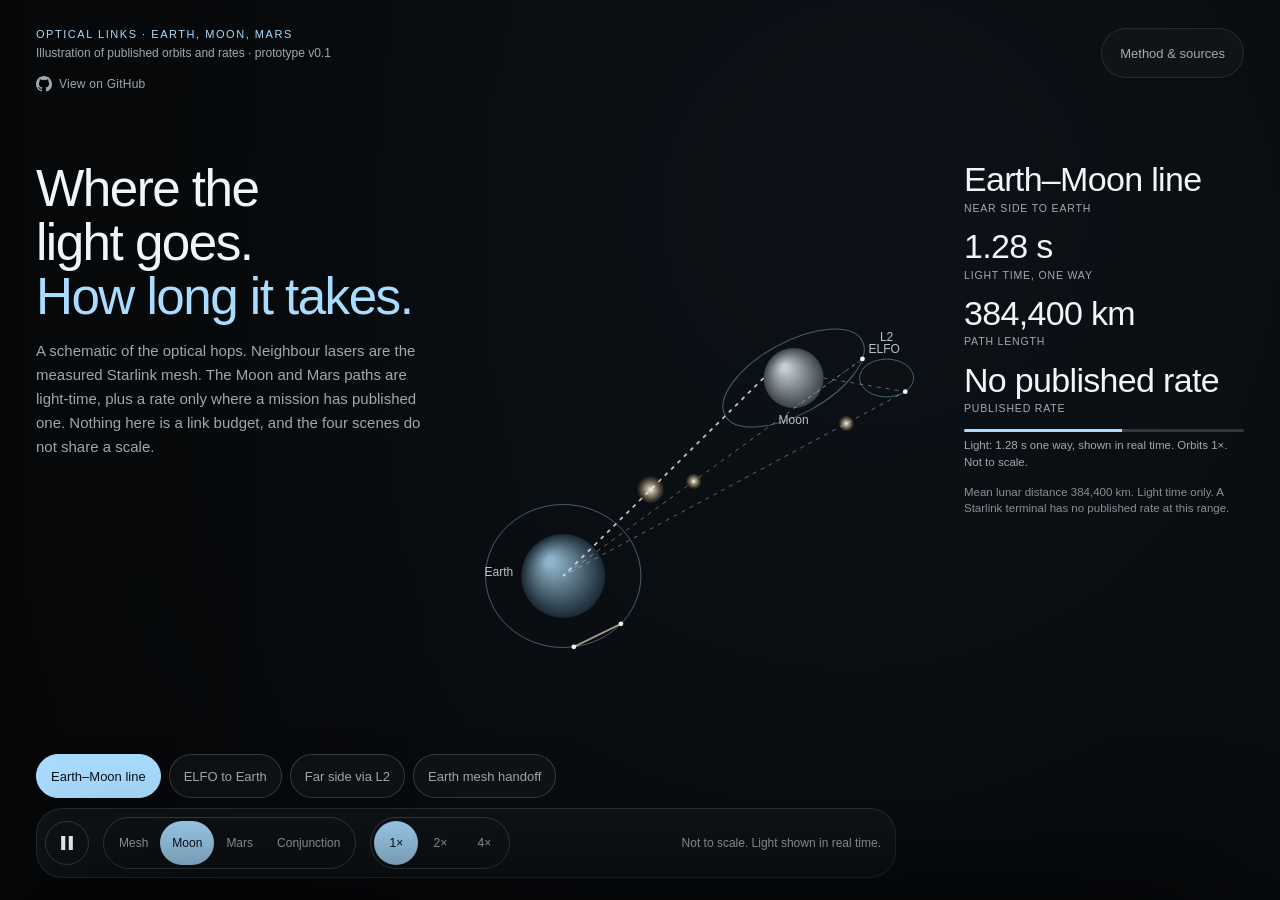
<file: optical-links/web/index.html>
<!DOCTYPE html>
<html lang="en">
<head>
<meta charset="utf-8">
<meta name="viewport" content="width=device-width, initial-scale=1, viewport-fit=cover">
<title>Optical links: Earth, Moon, Mars · Prototype</title>
<meta name="description" content="An illustration of published optical-link orbits and light times between Earth, the Moon and Mars. Rates appear only where a published figure exists. Not a link budget.">
<link rel="icon" href="data:,">
<link rel="stylesheet" href="../../shared/space.css">
<style>
html,body{overflow:hidden}
#hero{position:fixed;inset:0;width:100%;height:100%;display:block;transition:filter .9s var(--ease)}
body.layer-open #hero{filter:brightness(.32) blur(2px)}
.top{flex-wrap:wrap;gap:10px 16px}
.nav button{min-height:44px;padding:0 16px}
.nav{padding:2px}
.brand a.ghlink{margin-bottom:-6px}
.hero-copy{position:fixed;left:36px;top:max(18vh,132px);max-width:420px;z-index:3;pointer-events:none;transition:opacity .6s var(--ease)}
.hero-copy h1{font-size:clamp(32px,4vw,52px);font-weight:200;letter-spacing:-.03em;line-height:1.05}
.hero-copy h1 em{font-style:normal;color:var(--ice)}
.hero-copy p{margin-top:16px;font-size:15px;line-height:1.6;color:var(--mute);max-width:400px}
body.layer-open .hero-copy,body.layer-open .stage{opacity:0;visibility:hidden;pointer-events:none}
.stage{position:fixed;left:36px;bottom:22px;width:min(860px,calc(100vw - 72px));z-index:3;display:flex;flex-direction:column;gap:10px}
.live{display:grid;grid-template-columns:repeat(4,minmax(0,1fr));gap:8px 16px}
.live .n{display:block;font-size:28px;line-height:1.05}
.live .k{display:block;font-size:10.5px;letter-spacing:.08em;text-transform:uppercase;color:var(--mute);margin-top:3px;line-height:1.35}
.viz{font-size:11.5px;color:var(--faint);line-height:1.45}
.links{display:flex;flex-wrap:wrap;gap:8px}
.links button{min-height:44px;padding:0 14px;border-radius:999px;border:1px solid var(--line2);background:rgba(18,22,26,.72);color:var(--mute);font-size:13px}
.links button.on,#scenes button.on,#speeds button.on,.seg button.on{color:#061018;background:var(--ice);border-color:var(--ice)}
.ruler{display:flex;flex-direction:column;gap:5px;grid-column:1/-1}
.ruler .track{position:relative;height:3px;border-radius:3px;background:var(--line2);overflow:hidden}
.ruler .fill{position:absolute;inset:0;background:var(--ice);transform-origin:0 50%;transform:scaleX(0);will-change:transform;box-shadow:0 0 8px var(--ice-glow)}
.ruler .rk{font-size:11.5px;color:var(--mute);line-height:1.4;font-variant-numeric:tabular-nums}
.dsoc{grid-column:1/-1;display:none}
body.sc-mars .dsoc{display:block}
.dsoc .track{position:relative;height:16px}
.dsoc .base{position:absolute;left:0;right:0;top:7px;height:2px;background:var(--line2);border-radius:2px}
.dsoc .end{position:absolute;left:0;top:2px;width:2px;height:12px;background:var(--mute);border-radius:2px}
.dsoc .end.b{left:auto;right:0}
.dsoc .pt{position:absolute;left:0;top:1px;width:2px;height:14px;background:var(--ice);border-radius:2px;box-shadow:0 0 8px var(--ice);will-change:transform}
.dsoc .ends{display:flex;justify-content:space-between;gap:8px;font-size:11.5px;color:var(--mute);font-variant-numeric:tabular-nums;margin-top:2px}
.dsoc .where{font-size:11.5px;color:var(--mute);margin-top:3px;line-height:1.4}
.links button:focus-visible{outline:2px solid var(--ice);outline-offset:2px}
.dock{display:flex;align-items:center;gap:10px 14px;flex-wrap:wrap;padding:8px 14px 8px 8px;border-radius:26px;background:rgba(18,22,26,.82);border:1px solid var(--line);backdrop-filter:blur(14px);-webkit-backdrop-filter:blur(14px)}
.play{width:44px;height:44px;min-width:44px}
.seg button{min-height:44px;min-width:44px;padding:0 12px}
.stamp{font-size:12px;color:var(--mute);font-variant-numeric:tabular-nums;margin-left:auto}
.box p{font-size:13.5px;color:var(--mute);line-height:1.6;margin-top:8px}
.box h4{font-weight:400;font-size:15px}
@media (max-width:900px){
  .hero-copy{display:none}
  .stage{left:18px;right:18px;bottom:12px;width:auto}
  .live{grid-template-columns:1fr 1fr}
  .live .n{font-size:22px}
}
@media (min-width:901px){
  .live{position:fixed;right:36px;top:max(18vh,132px);width:280px;grid-template-columns:1fr;gap:14px}
  .live .n{font-size:34px}
}
@media (max-width:520px){
  .top{padding:14px}
  .nav button{padding:0 10px}
  .nav{margin-left:auto}
  .stage{left:14px;right:14px}
  .stamp{display:none}
  .links{gap:6px}
  .links button{padding:0 10px;font-size:12px}
  .brand .small{display:none}
  .stage{bottom:8px;gap:8px}
  .live{grid-template-columns:repeat(3,minmax(0,1fr));gap:4px 10px}
  .live .it:first-child{grid-column:1/-1}
  .live .n{font-size:17px}
  #r-time,#r-km{white-space:nowrap}
  .live .it:first-child .n{font-size:16px}
  .viz{display:-webkit-box;-webkit-line-clamp:2;-webkit-box-orient:vertical;overflow:hidden}
  .dock{padding:6px;gap:6px 8px;border-radius:24px}
  #scenes{flex:1 1 auto}
  #scenes button{flex:1 1 auto;padding:0 8px}
  #scenes .l{display:none}
  .seg button{padding:0 8px}
}
@media (max-width:900px) and (max-height:700px){.viz{display:none}}
@media (max-width:360px){.viz{display:none}}
@media (max-width:900px) and (max-height:700px){body.sc-mars .dsoc{display:none}}
@media (max-width:360px){body.sc-mars .dsoc{display:none}}
@media (min-width:901px) and (max-width:1240px){.hero-copy p{display:none}}
@media (min-width:901px){.stage{width:min(860px,calc(100vw - 72px - 300px))}}
@media (min-width:901px) and (max-width:1240px){.stamp{display:none}}
@media (min-width:901px) and (max-height:820px){.live .viz{display:none}.live{gap:10px}.live .n{font-size:28px}}
@media (min-width:901px) and (max-height:660px){.live{gap:8px}.live .n{font-size:24px}.dsoc .where{display:none}}
</style>
</head>
<body>
<canvas id="hero" role="img" aria-label="Illustrative drawing. Orbits and optical links for a low Earth orbit laser mesh, an Earth–Moon path, an Earth–Mars path, and a Sun–Mars L4 relay used when the Sun is between Earth and Mars. Pulses move on the light-time scale printed in the scene. A rate is shown only for a published figure. Distances are not one scale."></canvas>
<header class="top">
  <div class="brand"><div class="label">Optical links · Earth, Moon, Mars</div><div class="small" style="margin-top:4px">Illustration of published orbits and rates · prototype v0.1</div>
  <div><a class="ghlink" href="https://github.com/sighmon/space" target="_blank" rel="noopener noreferrer" aria-label="View on GitHub (opens in a new tab)"><svg viewBox="0 0 16 16" aria-hidden="true" focusable="false"><path d="M8 0C3.58 0 0 3.58 0 8c0 3.54 2.29 6.53 5.47 7.59.4.07.55-.17.55-.38 0-.19-.01-.82-.01-1.49-2.01.37-2.53-.49-2.69-.94-.09-.23-.48-.94-.82-1.13-.28-.15-.68-.52-.01-.53.63-.01 1.08.58 1.23.82.72 1.21 1.87.87 2.33.66.07-.52.28-.87.51-1.07-1.78-.2-3.64-.89-3.64-3.95 0-.87.31-1.59.82-2.15-.08-.2-.36-1.02.08-2.12 0 0 .67-.21 2.2.82a7.5 7.5 0 0 1 4 0c1.53-1.04 2.2-.82 2.2-.82.44 1.1.16 1.92.08 2.12.51.56.82 1.27.82 2.15 0 3.07-1.87 3.75-3.65 3.95.29.25.54.73.54 1.48 0 1.07-.01 1.93-.01 2.2 0 .21.15.46.55.38A8.01 8.01 0 0 0 16 8c0-4.42-3.58-8-8-8z"/></svg><span>View on GitHub</span></a></div></div>
  <nav class="nav" aria-label="Views"><button type="button" id="nav-method">Method &amp; sources</button></nav>
</header>
<section class="hero-copy">
  <h1>Where the<br>light goes.<br><em>How long it takes.</em></h1>
  <p>A schematic of the optical hops. Neighbour lasers are the measured Starlink mesh. The Moon and Mars paths are light-time, plus a rate only where a mission has published one. Nothing here is a link budget, and the four scenes do not share a scale.</p>
</section>
<div class="stage">
  <div class="live" id="live" role="group" aria-label="Selected link">
    <div class="it"><span class="num n" id="r-name">n/a</span><span class="k" id="r-ends">Link</span></div>
    <div class="it"><span class="num n" id="r-time">n/a</span><span class="k">Light time, one way</span></div>
    <div class="it"><span class="num n" id="r-km">n/a</span><span class="k">Path length</span></div>
    <div class="it"><span class="num n" id="r-rate">n/a</span><span class="k">Published rate</span></div>
    <div class="ruler" id="ruler"><div class="track" aria-hidden="true"><div class="fill" id="ruler-fill"></div></div><span class="rk" id="ruler-k"></span></div>
    <div class="dsoc" id="dsoc" role="group" aria-label="Published Deep Space Optical Communications endpoints"><div class="track" aria-hidden="true"><div class="base"></div><div class="end"></div><div class="end b"></div><div class="pt" id="dsoc-pt"></div></div>
      <div class="ends"><span>0.36 AU · 267 Mb/s</span><span>2.68 AU · 8.3 Mb/s</span></div><div class="where" id="dsoc-where"></div></div>
    <div class="viz" id="r-note" style="grid-column:1/-1"></div>
  </div>
  <div class="links" id="links" role="group" aria-label="Optical links in this scene"></div>
  <div class="dock">
    <button class="play" id="play" type="button" aria-label="Pause"><svg viewBox="0 0 10 12" aria-hidden="true"><path id="playp" d="M0 0H3.5V12H0ZM6.5 0H10V12H6.5Z" fill="#fff"/></svg></button>
    <div class="seg" id="scenes" role="group" aria-label="Scene">
      <button type="button" data-scene="mesh">Mesh</button>
      <button type="button" data-scene="moon">Moon</button>
      <button type="button" data-scene="mars">Mars</button>
      <button type="button" data-scene="conj" aria-label="Conjunction">Conj<span class="l">unction</span></button>
    </div>
    <div class="seg" id="speeds" role="group" aria-label="Speed">
      <button type="button" data-s="1">1×</button>
      <button type="button" data-s="2">2×</button>
      <button type="button" data-s="4">4×</button>
    </div>
    <span class="stamp" id="stamp"></span>
  </div>
</div>
<section class="layer" id="method" aria-hidden="true" inert aria-label="Method and sources">
  <div class="panel">
    <div class="xwrap"><button class="x" id="mclose" type="button" data-close aria-label="Close method">✕</button></div>
    <div class="lh"><h2>Method and sources</h2></div>
    <div class="box" style="margin-top:18px"><h4>What is drawn</h4>
      <p>Four schematics. The mesh is a low Earth orbit ring. The Moon view places Earth and the Moon side by side and draws an elliptical lunar frozen orbit, of the family ESA’s Moonlight programme uses for its south-pole communications satellite, plus a small halo just past the Moon for an Earth–Moon L2 relay. The Mars view puts Earth and Mars on circular heliocentric orbits and a relay on a tight loop around Mars. The conjunction view freezes Mars on the far side of the Sun and puts one relay 60° ahead of Mars on its orbit, the Sun–Mars L4 region. Earth is then 120° (2π/3) from L4 as seen from the Sun, so Earth to L4 is about 2.20 AU and L4 to Mars is 1.524 AU (an equilateral triangle with the Sun), 3.73 AU in all, about 31.0 minutes of light. The direct Earth–Mars line passes through the solar exclusion zone, drawn as a glare around the Sun, and the beam breaks there. Orbits move faster than real time, at an illustrative rate (the speed buttons change only the orbits). Planet positions are circular and not tied to a date.</p>
      <p><b>How time is shown.</b> Packets on the Moon scene fly in real time: a pulse on the 384,400 km line takes 1.28 s of your clock, measured with the browser’s frame clock so it holds at 60, 120 or any refresh rate. A single mesh hop is 18 ms, too short to see, so the mesh heartbeat is drawn 50× slower and says so. Mars light times are minutes, so the Mars and conjunction scenes are drawn 60× faster than light (1 s on screen = 1 min of light) and say so. The 5,400 km handoff on the Moon scene is 18 ms at real time, so it is drawn as a steady lit beam rather than a pulse. The ruler under the readout fills over the selected path’s delay on the same stated scale. Speed buttons never change the light scale.</p>
      <p><b>Pulse trains.</b> The number of packets in flight on a path is 1 + 2·log10(rate ÷ 1 Mb/s), from the published rate only. A published range draws two faint trains, one for each end. A path with no published rate gets a single packet, and the readout says “No published rate”. A soft ring marks each arrival. Nothing here is a modelled throughput.</p>
      <p><b>Mars rate marker.</b> On the Mars scene a marker places the drawn Earth–Mars distance on the axis between the two published Deep Space Optical Communications endpoints, 0.36 AU at 267 Mb/s and 2.68 AU at 8.3 Mb/s. Only those two measured points are labelled. No rate is read off between them.</p>
      <p>Light time is path length divided by 299,792.458 km/s. The lunar mean distance used for the straight Earth–Moon hop is 384,400 km. One astronomical unit is 149,597,870.7 km. Mars’s orbit is drawn at 1.524 AU. The conjunction path via L4 is the sum of the two straight legs, Earth to the L4 point and that point to Mars, computed from the drawn heliocentric positions. The far-side path is the same kind of sum: 64,500 km from the far side to a halo 64,500 km beyond the Moon, then 448,900 km from that halo back to Earth.</p>
      <p>A rate is printed only when the source states one. The mesh rate is 100 Gbps, from Travis Brashears, SPIE, 2024, including the longest reported link of 5,400 km. The Mars cruise rate is the Deep Space Optical Communications span, 8.3 to 267 Mb/s, measured from 0.36 to 2.68 AU with a 22 cm flight terminal. It is not interpolated to the angle on screen. The conjunction rate, 28 to 44 Mb/s return, is a Jet Propulsion Laboratory study of a proposed 50 cm optical terminal in a long-period Sun–Mars L4 or L5 orbit, not a flight. No Starlink rate is published at lunar or Martian range, so those hops show light time and say so. No link budget was calculated.</p>
    </div>
    <h3>Sources</h3>
    <ul class="cites">
      <li><div>Starlink laser mesh<span>Brashears, SPIE Free-Space Laser Communications XXXVI, 2024. 100 Gbps, longest reported link 5,400 km.</span></div><a href="https://doi.org/10.1117/12.3005057" target="_blank" rel="noopener noreferrer">10.1117/12.3005057 ↗</a></li>
      <li><div>Deep Space Optical Communications<span>8.3–267 Mb/s from 0.36–2.68 AU. 22 cm terminal, 4 W, 1550 nm, on Psyche.</span></div><a href="https://doi.org/10.1109/JSTQE.2025.3625968" target="_blank" rel="noopener noreferrer">10.1109/JSTQE.2025.3625968 ↗</a></li>
      <li><div>Mars conjunction relay<span>Lau, Xie, Jesick and Breidenthal, JPL. Sun–Mars L4/L5, 50 cm optics, 28–44 Mb/s return. A study.</span></div><a href="https://ntrs.nasa.gov/citations/20210008365" target="_blank" rel="noopener noreferrer">ntrs.nasa.gov ↗</a></li>
      <li><div>Moonlight<span>ESA. Five lunar satellites, elliptical lunar frozen orbits, one of them for communications, south pole first.</span></div><a href="https://www.esa.int/Newsroom/Press_Releases/ESA_launches_Moonlight_to_establish_lunar_communications_and_navigation_infrastructure" target="_blank" rel="noopener noreferrer">esa.int ↗</a></li>
    </ul>
  </div>
</section>
<div class="scrim" id="scrim"></div>
<script src="../../shared/space.js"></script>
<script>
(function(){
'use strict';
var C=299792.458, AU=149597870.7, MOON=384400, L2=64500, MARS_A=1.524, TAU=Math.PI*2;
var $=Space.$;
var REDUCED=matchMedia('(prefers-reduced-motion: reduce)').matches;
var cv=$('#hero'), ctx=cv.getContext('2d'), W=0, H=0, dpr=1;
var off=document.createElement('canvas'), octx=off.getContext('2d');   /* static layers: sky, orbits, fixed discs, Sun glare */
var scene='moon', speed=1, sel='direct', draws=0, FADE=1;   /* scene-change fade; every dynamic alpha is multiplied by it */
var panels=Space.panels();
var FONT='12px '+getComputedStyle(document.body).fontFamily, LABEL='rgba(235,242,247,.78)', ICE='169,220,255';
/* Light-time display factor per scene: on-screen seconds per real second of light. Stated in the ruler label. */
var SCALE={
  mesh:{f:50, word:'shown 50× slower'},
  moon:{f:1, word:'shown in real time'},
  mars:{f:1/60, word:'shown 60× faster (1 s = 1 min)'},
  conj:{f:1/60, word:'shown 60× faster (1 s = 1 min)'}
};
var NORATE='No published rate';
var LINKS={
  mesh:[
    {id:'neighbour', name:'Neighbour laser', ends:'LEO satellite to the next', km:5400, rate:'100 Gbps', bps:[100e9], kind:'measured',
     note:'Brashears, SPIE 2024. Measured on the Starlink mesh. The longest reported link is 5,400 km. The drawing shows eight satellites so the ring can be read.'}
  ],
  moon:[
    {id:'direct', name:'Earth–Moon line', ends:'Near side to Earth', km:MOON, rate:NORATE, bps:null, kind:'geometry',
     note:'Mean lunar distance 384,400 km. Light time only. A Starlink terminal has no published rate at this range.'},
    {id:'trunk', name:'ELFO to Earth', ends:'Frozen lunar orbit to Earth', km:MOON, rate:NORATE, bps:null, kind:'geometry',
     note:'The communications satellite in ESA Moonlight sits on an elliptical lunar frozen orbit, aimed at the south pole. The trunk back to Earth is about one lunar distance. No optical rate is published for that hop.'},
    {id:'l2', name:'Far side via L2', ends:'Far side to L2 to Earth', km:null, rate:NORATE, bps:null, kind:'geometry',
     note:'A far-side station cannot see Earth: the Moon is in the way. A halo about Earth–Moon L2 sits past the Moon, so it can see both. Far side to the halo is 64,500 km, 215 ms. Halo to Earth is 448,900 km, 1.50 s. The light time shown is both legs, longer than the near-side line. No optical rate is published.'},
    {id:'mesh', name:'Earth mesh handoff', ends:'Gateway to a LEO laser', km:5400, rate:'100 Gbps', bps:[100e9], kind:'measured',
     note:'Once the bits are at Earth, the measured mesh rate applies: 100 Gbps over a neighbour-scale hop.'}
  ],
  mars:[
    {id:'trunk', name:'Earth–Mars trunk', ends:'Earth to a Mars relay', km:null, rate:'8.3–267 Mb/s', bps:[8.3e6,267e6], kind:'measured',
     note:'Deep Space Optical Communications, a 22 cm terminal on Psyche: 8.3 to 267 Mb/s from 0.36 to 2.68 AU. The span is the published result. It is not turned into a rate for the angle on screen. The light time is the drawn separation.'}
  ],
  conj:[
    {id:'relay', name:'Via Sun–Mars L4', ends:'Mars to L4 to Earth', km:null, rate:'28–44 Mb/s', bps:[28e6,44e6], kind:'study',
     note:'JPL study of one relay in a long-period orbit about Sun–Mars L4 or L5, with 50 cm telescopes: 28 to 44 Mb/s return during superior conjunction. A study, not a flight. The light time is the two straight legs, Earth to L4 about 2.20 AU and L4 to Mars 1.524 AU.'},
    {id:'direct', name:'Straight line, Sun in it', ends:'Earth to Mars through the Sun', km:null, rate:'Not used', bps:null, kind:'blocked',
     note:'At superior conjunction the Sun sits on the Earth–Mars line. The geometric light time is still shown. The beam breaks inside the solar exclusion zone, so the study routes around it.'}
  ]
};

/* ---------- geometry (AU, heliocentric, computed from positions) ---------- */
function light(km){return km/C;}
function helio(r,a){return [r*Math.cos(a), r*Math.sin(a)];}
function dist(p,q){return Math.hypot(p[0]-q[0], p[1]-q[1]);}
var CONJ={te:Math.PI, tm:0, lead:Math.PI/3};   /* Earth opposite Mars across the Sun; L4 leads Mars by 60° on Mars's orbit */
function conjPos(){return {earth:helio(1,CONJ.te), mars:helio(MARS_A,CONJ.tm), l4:helio(MARS_A,CONJ.tm+CONJ.lead)};}
function conjRelay(){
  var p=conjPos(), e=dist(p.earth,p.l4)*AU, m=dist(p.l4,p.mars)*AU;
  var a=Math.abs(Math.atan2(Math.sin(CONJ.tm+CONJ.lead-CONJ.te), Math.cos(CONJ.tm+CONJ.lead-CONJ.te)));
  return {earth:e, mars:m, sum:e+m, angleEarthL4:a};
}
function conjDirect(){var p=conjPos(); return dist(p.earth,p.mars)*AU;}
/* fraction of the Mars→Earth straight line at which the light reaches the Sun (Sun at the origin) */
function sunFrac(){var p=conjPos(); return dist(p.mars,[0,0])/dist(p.mars,p.earth);}
function marsSepAt(te,tm){return dist(helio(1,te), helio(MARS_A,tm))*AU;}

function fmtTime(s){
  if(s<1)return (s*1000).toFixed(s<0.1?1:0)+' ms';
  if(s<90)return s.toFixed(s<10?2:1)+' s';
  return (s/60).toFixed(1)+' min';
}
function fmtKm(km){
  if(km<2e6)return Math.round(km).toLocaleString('en-US')+' km';
  return (km/AU).toFixed(2)+' AU';
}
/* packets in flight per light crossing, from the published rate only (log scale) */
function density(bps){return 1+2*Math.log10(bps/1e6);}

/* ---------- state: accumulated phases, so speed changes never teleport ---------- */
var OMEGA={mesh:.45, g:.5, elfo:.32, l2:.55, earth:.12, mars:.064, relay:.9, l4:.3};
var ph={mesh:0, g:0, elfo:0, l2:0, earth:0, mars:1.15, relay:0, l4:0};
var pk={};                 /* packet travel accumulators, in light crossings, per scene:link */
var rings=[], glow=[0,0,0,0,0,0,0,0], simT=0;
function pkey(id){return scene+':'+id;}
function pget(id){var k=pkey(id); if(pk[k]==null)pk[k]=0.42; return pk[k];}

function active(){return LINKS[scene];}
function current(){
  var list=active(), i;
  for(i=0;i<list.length;i++)if(list[i].id===sel)return list[i];
  return list[0];
}
function linkKm(L){
  if(scene==='mars')return marsSepAt(ph.earth, ph.mars);
  if(scene==='conj')return L.id==='direct'?conjDirect():conjRelay().sum;
  if(L.id==='l2')return L2+(MOON+L2);
  return L.km;
}

/* ---------- layout, read once per resize / scene / link change ---------- */
var G={}, band0=null, dsocW=0;
function readBand(){
  var head=$('.top').getBoundingClientRect().bottom+8;
  var foot=$('.stage').getBoundingClientRect().top-10;
  if(foot<head+36)foot=head+36;
  return {top:head, bot:foot, cy:(head+foot)/2, h:foot-head};
}
function layout(){
  band0=readBand();
  dsocW=$('#dsoc .track').getBoundingClientRect().width||0;
  var wide=W>900, b=band0, X1=W-36-280-24;   /* wide: keep the scene left of the fixed readout (right:36px, 280px) */
  G={wide:wide};
  if(scene==='mesh'){
    if(wide){G.R=Math.min(Math.min(W,H)*0.11,((X1-W*0.2)/2-6)/2.15); G.R=Math.min(G.R,((b.bot-b.top)/2-14)/(2.15*0.94)); G.cx=Math.min(W*0.6,X1-G.R*2.15-6); G.cy=Math.min(H*0.58,b.bot-G.R*2.15*0.94-12);}
    else{G.cx=W*0.5; G.cy=b.cy+4; G.R=Math.max(16,Math.min(W*0.09,(b.h-36)/4.8));}
    G.ring=G.R*2.15;
  }else if(scene==='moon'){
    var drop=wide?0:Math.min(52,b.h*0.34), rise=wide?0:Math.min(56,b.h*0.36);
    G.ex=wide?W*0.44:W*0.30; G.ey=wide?H*0.64:b.bot-drop;
    G.mx=wide?W*0.62:W*0.68; G.my=wide?H*0.42:b.top+rise;
    G.eR=wide?42:Math.max(7,Math.min(24,drop/2.1));
    G.mR=wide?30:Math.max(7,Math.min(20,rise/2.2));
    G.ring=G.eR*1.85; G.exr=G.mR*2.6; G.eyr=G.mR*1.2;
    G.dir=G.mx>G.ex?1:-1;
    G.hx=G.mx+G.dir*(wide?G.mR*3.1:G.mR*2.3); G.hy=G.my; G.hr=G.mR*(wide?0.9:0.7);
    if(wide){var dx=Math.min(0,X1-(G.hx+G.hr+6)); G.ex+=dx; G.mx+=dx; G.hx+=dx;}
  }else{
    G.sy=wide?H*0.58:b.cy;
    G.rm=wide?Math.min(200,(X1-44-W*0.2)/2,(b.bot-b.top)/2/0.96-12):Math.max(46,Math.min(W*0.24,(b.h/2)-22));
    G.sx=wide?Math.min(W*0.58,X1-44-G.rm):W*0.52;   /* 44 px: Mars label and relay loop */
    if(wide)G.sy=Math.min(G.sy,b.bot-G.rm*0.96-12);   /* short windows: keep the orbit above the links and dock */
    G.re=wide?G.rm*0.6:G.rm*0.62;
    G.sun=wide?16:11; G.glare=Math.min(scene==='conj'?G.sun*3.2:G.sun*2.2, G.re*0.8);
    G.or=wide?16:11; G.l4rx=wide?22:14; G.l4ry=wide?14:9;
    G.pd=wide?7:5; G.pm=wide?6:4;
  }
  renderStatic();
}
function P(r,a){return [G.sx+Math.cos(a)*G.rm*r/MARS_A, G.sy+Math.sin(a)*G.rm*r/MARS_A*0.96];}
function Pe(a){return [G.sx+Math.cos(a)*G.re, G.sy+Math.sin(a)*G.re*0.96];}
function Pm(a){return [G.sx+Math.cos(a)*G.rm, G.sy+Math.sin(a)*G.rm*0.96];}

/* ---------- drawing helpers (take a context so the static layer can reuse them) ---------- */
function disc(g,x,y,r,a,b){
  var gr=g.createRadialGradient(x-r*.3,y-r*.35,r*.1,x,y,r);
  gr.addColorStop(0,a); gr.addColorStop(1,b);
  g.fillStyle=gr; g.beginPath(); g.arc(x,y,r,0,TAU); g.fill();
}
function label(g,x,y,text,anchor){g.font=FONT; g.fillStyle=LABEL; g.textAlign=anchor||'left'; g.fillText(text,x,y);}
function orbit(g,x,y,rx,ry,rot){
  g.save(); g.translate(x,y); g.rotate(rot||0);
  g.strokeStyle='rgba(169,220,255,.38)'; g.lineWidth=1;
  g.beginPath(); g.ellipse(0,0,rx,ry,0,0,TAU); g.stroke(); g.restore();
}
function sunGlare(g,x,y,r,R){
  var gr=g.createRadialGradient(x,y,r*.5,x,y,R);
  gr.addColorStop(0,'rgba(255,214,150,.55)'); gr.addColorStop(.45,'rgba(255,190,110,.16)'); gr.addColorStop(1,'rgba(255,190,110,0)');
  g.fillStyle=gr; g.beginPath(); g.arc(x,y,R,0,TAU); g.fill();
}
var sprite=(function(){
  var c=document.createElement('canvas'); c.width=c.height=64; var g=c.getContext('2d');
  var gr=g.createRadialGradient(32,32,0,32,32,32);
  gr.addColorStop(0,'rgba(255,250,240,1)'); gr.addColorStop(.25,'rgba(255,240,220,.7)'); gr.addColorStop(1,'rgba(255,194,122,0)');
  g.fillStyle=gr; g.fillRect(0,0,64,64); return c;
})();
function packet(x,y,r,a){ctx.globalAlpha=a*FADE; ctx.drawImage(sprite,x-r,y-r,2*r,2*r); ctx.globalAlpha=FADE;}
function sat(x,y,gl){
  gl=gl||0;
  if(gl>0.02){ctx.globalAlpha=gl*0.8*FADE; ctx.drawImage(sprite,x-10,y-10,20,20); ctx.globalAlpha=FADE;}
  ctx.fillStyle='#f2f5f7'; ctx.beginPath(); ctx.arc(x,y,2.4+gl*1.4,0,TAU); ctx.fill();
}

function renderStatic(){
  off.width=Math.round(W*dpr); off.height=Math.round(H*dpr);
  var g=octx; g.setTransform(dpr,0,0,dpr,0,0);
  var sky=g.createRadialGradient(W*0.7,H*0.2,0,W*0.6,H*0.4,Math.max(W,H));
  sky.addColorStop(0,'#0c1218'); sky.addColorStop(1,'#050607');
  g.fillStyle=sky; g.fillRect(0,0,W,H);
  if(W>900){
    var vg=g.createLinearGradient(0,0,W*0.42,0);
    vg.addColorStop(0,'rgba(5,6,7,.82)'); vg.addColorStop(1,'rgba(5,6,7,0)');
    g.fillStyle=vg; g.fillRect(0,0,W*0.42,H);
  }
  if(scene==='mesh'){
    disc(g,G.cx,G.cy,G.R,'#8eb4c9','#1a2833');
    label(g,G.cx,G.cy+G.R+16,'Earth','center');
    orbit(g,G.cx,G.cy,G.ring,G.ring*0.94,0);
    label(g,G.cx,G.cy-G.ring-12,'8 of the mesh, neighbour lasers','center');
  }else if(scene==='moon'){
    disc(g,G.ex,G.ey,G.eR,'#8eb4c9','#1a2833');
    disc(g,G.mx,G.my,G.mR,'#c5ccd2','#3a424a');
    label(g,G.ex-G.eR-8,G.ey,'Earth','right');
    label(g,G.mx,G.my+G.mR+16,'Moon','center');
    orbit(g,G.ex,G.ey,G.ring,G.ring*0.92,0);
    orbit(g,G.mx,G.my,G.exr,G.eyr,-0.5);
    orbit(g,G.hx,G.hy,G.hr,G.hr*0.7,0);
    if(G.wide)label(g,G.hx,G.hy-G.hr-10,'L2','center');
  }else{
    sunGlare(g,G.sx,G.sy,G.sun,G.glare);
    disc(g,G.sx,G.sy,G.sun,'#fff1d6','#ffb25a');
    label(g,G.sx,G.sy-Math.max(22,G.glare*0.75),'Sun','center');
    orbit(g,G.sx,G.sy,G.re,G.re*0.96,0);
    orbit(g,G.sx,G.sy,G.rm,G.rm*0.96,0);
    if(scene==='conj'){
      var e=Pe(CONJ.te), m=Pm(CONJ.tm), l4=Pm(CONJ.tm+CONJ.lead);
      orbit(g,m[0],m[1],G.or,G.or*0.8,0);
      disc(g,e[0],e[1],G.pd,'#8eb4c9','#1a2833');
      disc(g,m[0],m[1],G.pm,'#e7b08a','#8a4632');
      label(g,e[0]+8,e[1]-8,'Earth'); label(g,m[0]+8,m[1]-8,'Mars');
      orbit(g,l4[0],l4[1],G.l4rx,G.l4ry,0);
      label(g,l4[0],l4[1]-20,'L4','center');
    }
  }
}

/* ---------- routes for the current frame: points + km per leg ---------- */
function routes(){
  var R=[];
  if(scene==='mesh'){
    var pts=[], i;
    for(i=0;i<8;i++){var a=ph.mesh+i*TAU/8; pts.push([G.cx+Math.cos(a)*G.ring, G.cy+Math.sin(a)*G.ring*0.94]);}
    G.sats=pts;
    var ring=pts.concat([pts[0]]);
    R.push({id:'neighbour', pts:ring, km:[5400,5400,5400,5400,5400,5400,5400,5400], hop:5400, color:'#ffc27a', mesh:true});
  }else if(scene==='moon'){
    var a0=ph.g;
    G.g1=[G.ex+Math.cos(a0)*G.ring, G.ey+Math.sin(a0)*G.ring*0.92];
    G.g2=[G.ex+Math.cos(a0+0.7)*G.ring, G.ey+Math.sin(a0+0.7)*G.ring*0.92];
    var ea=ph.elfo, c=Math.cos(-0.5), s=Math.sin(-0.5);
    G.elf=[G.mx+Math.cos(ea)*G.exr*c-Math.sin(ea)*G.eyr*s, G.my+Math.cos(ea)*G.exr*s+Math.sin(ea)*G.eyr*c];
    G.l2s=[G.hx+Math.cos(ph.l2)*G.hr, G.hy+Math.sin(ph.l2)*G.hr*0.7];
    var E=[G.ex,G.ey], near=[G.mx-G.dir*G.mR,G.my], far=[G.mx+G.dir*G.mR,G.my];
    var W2='rgba(235,242,247,.85)';
    R.push({id:'direct', pts:[near,E], km:[MOON], color:W2, dash:[4,5]});
    R.push({id:'trunk', pts:[G.elf,E], km:[MOON], color:W2, dash:[4,5]});
    R.push({id:'l2', pts:[far,G.l2s,E], km:[L2,MOON+L2], color:W2, dash:[4,5]});
    R.push({id:'mesh', pts:[G.g1,G.g2], km:[5400], color:'#ffc27a'});
  }else if(scene==='mars'){
    G.earth=Pe(ph.earth); G.mars=Pm(ph.mars);
    G.relay=[G.mars[0]+Math.cos(ph.relay)*G.or, G.mars[1]+Math.sin(ph.relay)*G.or*0.8];
    R.push({id:'trunk', pts:[G.earth,G.relay], km:[marsSepAt(ph.earth,ph.mars)], color:'#ffc27a'});
  }else{
    var e=Pe(CONJ.te), m=Pm(CONJ.tm), l4=Pm(CONJ.tm+CONJ.lead), cr=conjRelay();
    G.rs=[l4[0]+Math.cos(ph.l4)*G.l4rx, l4[1]+Math.sin(ph.l4)*G.l4ry];
    R.push({id:'relay', pts:[m,G.rs,e], km:[cr.mars,cr.earth], color:'#d9c2ff'});
    R.push({id:'direct', pts:[m,e], km:[conjDirect()], color:'rgba(235,242,247,.7)', dash:[3,6], blocked:true});
  }
  var list=active();
  R.forEach(function(r){
    r.L=list.filter(function(L){return L.id===r.id})[0];
    r.total=r.km.reduce(function(a,b){return a+b},0);
    r.T=light(r.mesh?r.hop:r.total);                     /* light time of the path (mesh: one hop) */
    r.D=r.T*SCALE[scene].f*(r.mesh?8:1);                 /* on-screen seconds per crossing (mesh: whole ring) */
    r.sel=r.id===sel;
  });
  return R;
}
/* point at fraction u of a route, measured along km (not pixels), so chained legs keep their real proportions */
function along(r,u){
  var d=u*r.total, i=0;
  while(i<r.km.length-1&&d>r.km[i]){d-=r.km[i]; i++;}
  var f=Math.max(0,Math.min(1,d/r.km[i])), p=r.pts[i], q=r.pts[i+1];
  return [p[0]+(q[0]-p[0])*f, p[1]+(q[1]-p[1])*f, i, f];
}

/* ---------- time step from Space.clock (real seconds, any refresh rate) ---------- */
function tick(dt){
  simT+=dt;
  for(var k in ph)ph[k]+=OMEGA[k]*dt*speed;
  var R=routes();
  R.forEach(function(r){
    var q0=pget(r.id), q1=q0+dt/r.D; pk[pkey(r.id)]=q1;
    if(r.D<0.25||r.blocked)return;
    if(r.mesh){
      if(Math.floor(q1*8)>Math.floor(q0*8)){var n=(Math.floor(q1*8))%8; glow[n]=1; if(r.sel)rings.push({x:G.sats[n][0],y:G.sats[n][1],t0:simT});}
      return;
    }
    var ks=r.L.bps?r.L.bps.map(density):[1], end=r.pts[r.pts.length-1];
    ks.forEach(function(k){if(Math.floor(q1*k)>Math.floor(q0*k))rings.push({x:end[0],y:end[1],t0:simT,a:r.sel?1:.4});});
  });
  for(var i=0;i<8;i++)glow[i]*=Math.exp(-dt/0.5);
  return R;
}

function lineSeg(r,opt){
  ctx.strokeStyle=r.color; ctx.lineWidth=r.sel?1.7:1; ctx.globalAlpha=(r.sel?0.95:0.45)*FADE;
  ctx.setLineDash(r.dash||[]);
  ctx.beginPath(); ctx.moveTo(r.pts[0][0],r.pts[0][1]);
  for(var i=1;i<r.pts.length;i++)ctx.lineTo(r.pts[i][0],r.pts[i][1]);
  ctx.stroke(); ctx.setLineDash([]); ctx.globalAlpha=FADE;
}
function drawRoute(r){
  if(r.blocked){drawBlocked(r); return;}
  if(scene==='conj'&&r.sel){
    ctx.strokeStyle='rgba(217,194,255,.18)'; ctx.lineWidth=7; ctx.beginPath(); ctx.moveTo(r.pts[0][0],r.pts[0][1]);
    for(var j=1;j<r.pts.length;j++)ctx.lineTo(r.pts[j][0],r.pts[j][1]); ctx.stroke();
  }
  if(r.mesh){drawMesh(r); return;}
  lineSeg(r);
  if(r.D<0.25){   /* too short to see at this scale: a steady lit beam, said in the ruler */
    ctx.strokeStyle='rgba(255,236,210,.5)'; ctx.lineWidth=r.sel?3:2; ctx.beginPath(); ctx.moveTo(r.pts[0][0],r.pts[0][1]); ctx.lineTo(r.pts[1][0],r.pts[1][1]); ctx.stroke();
    return;
  }
  var q=pget(r.id);
  if(!r.L.bps){var p=along(r,q-Math.floor(q)); packet(p[0],p[1],r.sel?14:8,1); return;}
  var two=r.L.bps.length>1;
  r.L.bps.forEach(function(b,ti){
    var k=density(b), fr=q*k-Math.floor(q*k), off=two?(ti?2.2:-2.2):0;
    var dx=r.pts[1][1]-r.pts[0][1], dy=r.pts[0][0]-r.pts[1][0], dl=Math.hypot(dx,dy)||1; dx=dx/dl*off; dy=dy/dl*off;
    for(var j=0;;j++){var u=(fr+j)/k; if(u>=1)break; var p=along(r,u); packet(p[0]+dx,p[1]+dy,r.sel?(two?9:12):6,two?0.55:0.9);}
  });
}
function drawBlocked(r){
  /* beam fades into the solar exclusion zone and is broken inside it */
  var a=r.pts[0], b=r.pts[1], s=[G.sx,G.sy], Rx=G.glare;
  var vx=b[0]-a[0], vy=b[1]-a[1], L=Math.hypot(vx,vy), ux=vx/L, uy=vy/L;
  var tc=(s[0]-a[0])*ux+(s[1]-a[1])*uy, dc=Math.abs((s[0]-a[0])*uy-(s[1]-a[1])*ux);
  var h=dc<Rx?Math.sqrt(Rx*Rx-dc*dc):0, t1=tc-h, t2=tc+h, fade=Math.min(60,L*0.12);
  ctx.setLineDash(r.dash); ctx.lineWidth=r.sel?1.7:1;
  function seg(f,t,fromA,toA){
    var f0=f, t0=t; f=Math.max(0,f); t=Math.min(L,t); if(t<=f)return;
    var lerp=function(x){return t0>f0?fromA+(toA-fromA)*(x-f0)/(t0-f0):fromA}; fromA=+lerp(f).toFixed(3); toA=+lerp(t).toFixed(3); var g=ctx.createLinearGradient(a[0]+ux*f,a[1]+uy*f,a[0]+ux*t,a[1]+uy*t);
    g.addColorStop(0,'rgba(235,242,247,'+fromA+')'); g.addColorStop(1,'rgba(235,242,247,'+toA+')');
    ctx.strokeStyle=g; ctx.beginPath(); ctx.moveTo(a[0]+ux*f,a[1]+uy*f); ctx.lineTo(a[0]+ux*t,a[1]+uy*t); ctx.stroke();
  }
  var A=r.sel?0.75:0.4;
  if(h>0){seg(0,t1-fade,A,A); seg(t1-fade,t1,A,0); seg(t2,t2+fade,0,A); seg(t2+fade,L,A,A);}
  else seg(0,L,A,A);
  ctx.setLineDash([]);
  if(r.sel&&h>0){  /* a packet that dies in the glare: no arrival ring */
    var q=pget(r.id), u=q-Math.floor(q), sf=sunFrac(), d=u<sf?u/sf*tc:L, al=d<t1?1:d<tc?(tc-d)/Math.max(1,tc-t1):0;
    if(al>0)packet(a[0]+ux*d,a[1]+uy*d,10,al);
  }
}
function drawMesh(r){
  var q=pget(r.id), k=density(r.L.bps[0]), hq=q*8, i;
  for(i=0;i<8;i++){
    var p=r.pts[i], n=r.pts[i+1];
    ctx.strokeStyle='#ffc27a'; ctx.globalAlpha=(0.45)*FADE; ctx.lineWidth=1;
    ctx.beginPath(); ctx.moveTo(p[0],p[1]); ctx.lineTo(n[0],n[1]); ctx.stroke();
    ctx.globalAlpha=(0.38)*FADE; ctx.fillStyle='#ffe2bd';           /* faint train on every neighbour beam, density from 100 Gbps */
    var fr=hq*k-Math.floor(hq*k);
    for(var j=0;;j++){var u=(fr+j)/k; if(u>=1)break; ctx.fillRect(p[0]+(n[0]-p[0])*u-0.75,p[1]+(n[1]-p[1])*u-0.75,1.5,1.5);}
    ctx.globalAlpha=FADE;
  }
  var hb=along(r,q-Math.floor(q));
  packet(hb[0],hb[1],r.sel?13:8,1);
  for(i=0;i<8;i++)sat(r.pts[i][0],r.pts[i][1],glow[i]);
}
function drawRings(){
  var keep=[];
  for(var i=0;i<rings.length;i++){
    var g=rings[i], age=simT-g.t0; if(age>0.3||age<0)continue; keep.push(g);
    var u=age/0.3, a=(1-u)*(1-u)*0.7*(g.a==null?1:g.a);
    ctx.strokeStyle='rgba('+ICE+','+a.toFixed(3)+')'; ctx.lineWidth=1.2;
    ctx.beginPath(); ctx.arc(g.x,g.y,4+u*12,0,TAU); ctx.stroke();
  }
  rings=keep;
}
function drawDynamic(R){
  if(scene==='moon'){
    ctx.strokeStyle='rgba(169,220,255,.45)'; ctx.setLineDash([2,4]); ctx.lineWidth=1;
    ctx.beginPath(); ctx.moveTo(G.mx,G.my+G.mR); ctx.lineTo(G.elf[0],G.elf[1]); ctx.stroke(); ctx.setLineDash([]);
  }
  if(scene==='mars'){
    orbit(ctx,G.mars[0],G.mars[1],G.or,G.or*0.8,0);
    disc(ctx,G.earth[0],G.earth[1],G.pd,'#8eb4c9','#1a2833');
    disc(ctx,G.mars[0],G.mars[1],G.pm,'#e7b08a','#8a4632');
    ctx.font=FONT; label(ctx,G.earth[0]+8,G.earth[1]-8,'Earth'); label(ctx,G.mars[0]+8,G.mars[1]-8,'Mars');
  }
  R.forEach(function(r){if(!r.sel)drawRoute(r);});
  R.forEach(function(r){if(r.sel)drawRoute(r);});
  if(scene==='moon'){
    sat(G.g1[0],G.g1[1]); sat(G.g2[0],G.g2[1]); sat(G.elf[0],G.elf[1]); sat(G.l2s[0],G.l2s[1]);
    if(G.wide)label(ctx,G.elf[0]+6,G.elf[1]-6,'ELFO');
  }
  if(scene==='mars')sat(G.relay[0],G.relay[1]);
  if(scene==='conj')sat(G.rs[0],G.rs[1],sel==='relay'?0.7:0);
  drawRings();
}

/* ---------- readout: DOM writes only on change ---------- */
var txt={};
function setT(id,v){if(txt[id]===v)return false; txt[id]=v; $('#'+id).textContent=v; return true;}
var lastFill=-1, lastPt=-1, shownKm=null, tw=null;
function ease(p){return p<.5?4*p*p*p:1-Math.pow(-2*p+2,3)/2;}
function tweenP(){if(!tw)return 1; var p=(performance.now()-tw.t0)/600; if(p>=1){tw=null; return 1;} return ease(Math.max(0,p));}
function paintReadout(R,e){
  var L=current(), km=linkKm(L), r=R.filter(function(x){return x.id===L.id})[0];
  var show=km; if(e<1&&tw&&tw.from)show=Math.exp(Math.log(tw.from)+(Math.log(km)-Math.log(tw.from))*e);
  shownKm=show;
  var moved=setT('r-name',L.name)|setT('r-ends',L.ends)|setT('r-rate',L.rate)|setT('r-note',L.note);
  setT('r-time',fmtTime(light(show)));
  setT('r-km',fmtKm(show));
  var S=SCALE[scene], how=r.D<0.25?'too short to draw, beam shown lit':S.word;
  if(r.blocked)setT('ruler-k','Light: '+fmtTime(light(show))+' one way, but the beam reaches the Sun after '+fmtTime(light(show)*sunFrac())+' and breaks. '+S.word[0].toUpperCase()+S.word.slice(1)+'. Orbits '+speed+'×. Not to scale.');
  else setT('ruler-k','Light: '+fmtTime(light(show))+' one way, '+how+'. Orbits '+speed+'×. Not to scale.');
  setT('stamp','Not to scale. Light '+S.word+'.');
  var q=pget(r.id), u=r.mesh?(q*8-Math.floor(q*8)):(q-Math.floor(q));
  if(r.D<0.25)u=1; if(r.blocked)u=Math.min(u,sunFrac());
  if(Math.abs(u-lastFill)>0.002){lastFill=u; $('#ruler-fill').style.transform='scaleX('+u.toFixed(4)+')';}
  if(scene==='mars'){
    var au=show/AU, x=Math.max(0,Math.min(1,(au-0.36)/(2.68-0.36)))*Math.max(0,dsocW-2);
    if(Math.abs(x-lastPt)>0.3){lastPt=x; $('#dsoc-pt').style.transform='translateX('+x.toFixed(1)+'px)';}
    setT('dsoc-where', au<0.36?'Drawn distance '+au.toFixed(2)+' AU, nearer than the nearest measured point.':au>2.68?'Drawn distance '+au.toFixed(2)+' AU, beyond the farthest measured point.':'Drawn distance '+au.toFixed(2)+' AU, between the two measured points. No rate is read off between them.');
  }
  return moved;
}

function draw(){
  draws++;
  var e=REDUCED?1:tweenP();
  var R=routes();
  ctx.setTransform(1,0,0,1,0,0); ctx.fillStyle='#050607'; ctx.fillRect(0,0,cv.width,cv.height);
  var s=e<1?0.9+0.1*e:1;
  ctx.setTransform(dpr*s,0,0,dpr*s,(1-s)*W/2*dpr,(1-s)*H/2*dpr);
  ctx.globalAlpha=e<1?e:1;
  ctx.drawImage(off,0,0,W,H);
  FADE=e<1?e:1; ctx.globalAlpha=FADE; drawDynamic(R);
  FADE=1; ctx.globalAlpha=1;
  if(paintReadout(R,e)&&!draw.fix){draw.fix=1; layout(); draw(); draw.fix=0;}
}

/* ---------- one shared clock: Space.clock, 30 fps cap, pauses in a hidden tab ---------- */
var lastT=0;
var clock=Space.clock({length:1e12, rate:1, speed:1, fps:30, playing:false,
  onTick:function(t){var dt=t-lastT; lastT=t; if(dt>0)tick(dt); draw();},
  onState:function(){playIcon();}});
function playIcon(){
  $('#playp').setAttribute('d', clock.playing?'M0 0H3.5V12H0ZM6.5 0H10V12H6.5Z':'M1 0L10 6L1 12Z');
  $('#play').setAttribute('aria-label', clock.playing?'Pause':'Play');
}
function twLoop(){if(!tw)return; if(!clock.playing||document.hidden)draw(); if(tw)requestAnimationFrame(twLoop); else if(!clock.playing)draw();}

function buttons(){
  var box=$('#links'), html='', list=active(), i;
  if(sel==null||!list.some(function(L){return L.id===sel}))sel=list[0].id;
  for(i=0;i<list.length;i++){
    var L=list[i], on=L.id===sel?' on':'';
    html+='<button type="button" data-link="'+L.id+'" class="'+on.trim()+'" aria-pressed="'+(on?'true':'false')+'">'+L.name+'</button>';
  }
  box.innerHTML=html;
  box.querySelectorAll('button').forEach(function(b){
    b.onclick=function(){sel=b.dataset.link; buttons(); var f=document.querySelector('#links [data-link="'+sel+'"]'); if(f)f.focus({preventScroll:true}); layout(); draw();};
  });
}
function size(){
  dpr=Math.min(2,devicePixelRatio||1);
  W=innerWidth; H=innerHeight;
  cv.width=Math.round(W*dpr); cv.height=Math.round(H*dpr);
}
function setScene(id,animate){
  var from=shownKm;
  scene=id; sel=LINKS[id][0].id; rings=[];
  document.body.className=document.body.className.replace(/\bsc-\w+/g,'').trim()+' sc-'+id;
  document.querySelectorAll('#scenes button').forEach(function(b){
    var on=b.dataset.scene===id; b.classList.toggle('on', on); b.setAttribute('aria-pressed', on?'true':'false');
  });
  buttons(); layout();
  if(animate&&!REDUCED){tw={t0:performance.now(), from:from}; requestAnimationFrame(twLoop);}
  draw();
}
function setSpeed(s){
  speed=s;
  document.querySelectorAll('#speeds button').forEach(function(x){var on=+x.dataset.s===s; x.classList.toggle('on', on); x.setAttribute('aria-pressed', on?'true':'false');});
}
$('#play').onclick=function(){clock.setPlaying(!clock.playing); if(!clock.playing)draw();};
document.querySelectorAll('#scenes button').forEach(function(b){b.onclick=function(){if(b.dataset.scene!==scene)setScene(b.dataset.scene,true);};});
document.querySelectorAll('#speeds button').forEach(function(b){b.onclick=function(){setSpeed(+b.dataset.s); draw();};});
function isOpen(){return $('#method').classList.contains('open');}
function openMethod(){document.body.classList.add('layer-open'); panels.open($('#method'),'#mclose');}
function closeMethod(){panels.close($('#method')); document.body.classList.remove('layer-open'); draw();}
$('#nav-method').onclick=openMethod;
$('#mclose').onclick=closeMethod;
$('#scrim').onclick=closeMethod;
addEventListener('keydown',function(e){if(e.key==='Escape'&&isOpen())closeMethod();});
addEventListener('resize',function(){size(); layout(); draw();});
/* hash: #scene=mars&link=relay&paused, and the legacy #?scene=mars form */
function parseHash(h){
  h=String(h||'').replace(/^#/,'');
  var i=h.indexOf('?'); if(i>=0)h=h.slice(i+1);
  return new URLSearchParams(h);
}
var q=parseHash(location.hash);
var sc=q.get('scene'); if(LINKS[sc])scene=sc;
size(); setSpeed([1,2,4].indexOf(+q.get('speed'))>=0?+q.get('speed'):1);
setScene(scene,false);
if(q.get('link')&&LINKS[scene].some(function(L){return L.id===q.get('link')})){sel=q.get('link'); buttons(); layout(); draw();}
playIcon();
if(!(q.has('paused')||REDUCED))clock.setPlaying(true);
window.__opt={draw:draw, scene:function(){return scene}, link:function(){return current()}, conj:conjRelay, conjDirect:conjDirect,
  time:function(){return clock.t}, phases:function(){return JSON.parse(JSON.stringify(ph))}, pulse:function(){return pget(current().id)},
  draws:function(){return draws}, parseHash:function(h){var p=parseHash(h),o={};p.forEach(function(v,k){o[k]=v});return o}, playing:function(){return clock.playing},
  geom:function(){return scene==='conj'||scene==='mars'?{earth:Pe(CONJ.te),pd:G.pd}:null}, staticLayer:function(){return {w:off.width,h:off.height}}, density:density};
})();
</script>
</body>
</html>
</file>
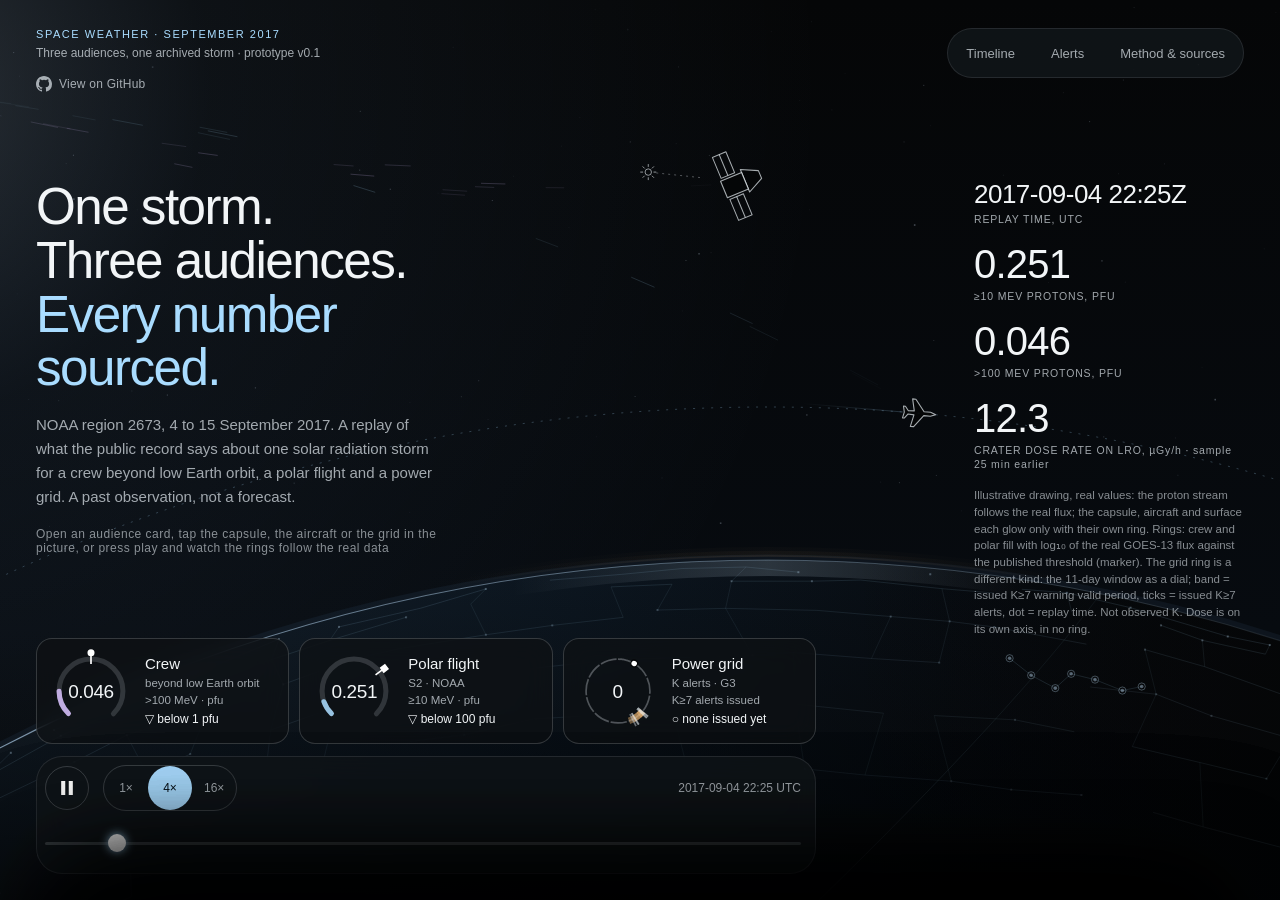
<file: space-weather/web/index.html>
<!DOCTYPE html>
<html lang="en">
<head>
<meta charset="utf-8">
<meta name="viewport" content="width=device-width, initial-scale=1, viewport-fit=cover">
<title>Space weather, three audiences — September 2017 · Prototype</title>
<meta name="description" content="One archived solar radiation storm, September 2017, read three ways: a crew beyond low Earth orbit, a polar flight, and a power grid. Past observation, every number sourced.">
<link rel="icon" href="data:,">
<link rel="stylesheet" href="../../shared/space.css">
<style>
/* page-specific rules only; tokens, panels, buttons and the play clock come from shared/space.css */
html,body{overflow:hidden}
#hero{position:fixed;inset:0;width:100%;height:100%;display:block;transition:filter .9s var(--ease)}
body.sheet-open #hero{filter:brightness(.6) saturate(.9)}
body.layer-open #hero{filter:brightness(.32) blur(2px)}
.top{flex-wrap:wrap;gap:10px 16px;pointer-events:none}
.top a,.top button,.top .nav{pointer-events:auto}
.hero-copy{pointer-events:none}
.nav button{min-height:44px;padding:0 16px}
.nav{padding:2px}
.brand a.ghlink{margin-bottom:-6px}


.sc{--c:var(--ice);--cr:169,220,255;position:fixed;z-index:2;left:0;top:0;margin:0;padding:0;border:1px solid transparent;border-radius:50%;background:transparent;color:var(--ink);cursor:pointer;touch-action:manipulation;transition:border-color .35s,background-color .35s,opacity .5s}
.sc[data-el=crew]{--c:#d9c2ff;--cr:217,194,255}.sc[data-el=polar]{--c:#a9dcff;--cr:169,220,255}.sc[data-el=grid]{--c:#ffc27a;--cr:255,194,122;border-radius:30px}
.sc:hover,.sc:focus-visible{border-color:rgba(var(--cr),.7);background:rgba(var(--cr),.06)}
.sc:focus-visible{outline:2px solid #fff;outline-offset:3px}
.sc .sl{display:none;position:absolute;left:50%;bottom:calc(100% + 8px);transform:translateX(calc(-50% + var(--sx,0px)));white-space:nowrap;font-size:11px;letter-spacing:.08em;text-transform:uppercase;color:var(--c);background:rgba(5,6,7,.78);border:1px solid rgba(var(--cr),.4);padding:4px 9px;border-radius:12px;pointer-events:none}
.sc:hover .sl,.sc:focus-visible .sl{display:block}
body.sheet-open .sc,body.layer-open .sc{opacity:0;visibility:hidden;pointer-events:none}
.hero-copy{position:fixed;left:36px;top:max(20vh,150px);max-width:440px;z-index:3;transition:opacity .6s var(--ease),transform .8s var(--ease)}
body.sheet-open .hero-copy,body.layer-open .hero-copy,body.sheet-open .stage,body.layer-open .stage,body.sheet-open .live,body.layer-open .live{opacity:0;visibility:hidden;pointer-events:none}
.hero-copy h1{font-size:clamp(32px,4vw,56px);font-weight:200;letter-spacing:-.03em;line-height:1.05}
.hero-copy h1 em{font-style:normal;color:var(--ice)}
.hero-copy p{margin-top:18px;font-size:15px;line-height:1.6;color:var(--mute);max-width:400px}
.hero-copy .hint{margin-top:18px;font-size:12px;color:var(--faint);letter-spacing:.04em}

.stage{position:fixed;left:36px;bottom:26px;width:min(780px,calc(100vw - 72px));z-index:3;display:flex;flex-direction:column;gap:12px;transition:opacity .5s}
.live{display:grid;grid-template-columns:repeat(4,minmax(0,1fr));gap:8px 16px;transition:opacity .5s}
.live .it{min-width:0}
.live .n{display:block;font-size:30px;line-height:1.1;white-space:nowrap}
.live .n .na{font-size:24px}
#r-time{font-size:26px}
.live .k{display:block;font-size:10.5px;letter-spacing:.08em;text-transform:uppercase;color:var(--mute);margin-top:3px;line-height:1.35}
.viz{font-size:11.5px;color:var(--faint);line-height:1.45}
.auds{display:grid;grid-template-columns:repeat(3,minmax(0,1fr));gap:10px}
.aud{--c:var(--ice);min-height:56px;text-align:left;padding:10px 12px;border-radius:16px;border:1px solid var(--line2);background:var(--glass);backdrop-filter:blur(14px);-webkit-backdrop-filter:blur(14px);transition:border-color .35s,background-color .35s,box-shadow .5s;min-width:0;display:grid;grid-template-columns:auto minmax(0,1fr);align-items:center;gap:4px 12px;color:var(--ink)}
.aud[data-aud=crew]{--c:#d9c2ff;--cr:217,194,255}.aud[data-aud=polar]{--c:#a9dcff;--cr:169,220,255}.aud[data-aud=grid]{--c:#ffc27a;--cr:255,194,122}
.aud:hover{border-color:var(--c);background:rgba(var(--cr),.07)}
.aud:focus-visible{outline:2px solid #fff;outline-offset:3px}
.aud.hot{border-color:rgba(var(--cr),.7);box-shadow:0 0 28px rgba(var(--cr),.28),inset 0 0 22px rgba(var(--cr),.1)}
.aud b{display:block;font-weight:400;font-size:15px;line-height:1.25}
.aud .t span{display:block;font-size:11.5px;color:var(--mute);margin-top:2px;line-height:1.3}
.aud .t .st{color:var(--ink);font-size:12px;margin-top:4px}
.aud.hot .t .st{color:var(--c)}
.gg{position:relative;display:block;width:84px;height:84px;flex:none}
.gg svg{display:block;width:100%;height:100%;overflow:visible;transition:filter .5s}
.aud.hot .gg svg{filter:drop-shadow(0 0 5px rgba(var(--cr),.85)) drop-shadow(0 0 14px rgba(var(--cr),.5))}
.gg .rv{position:absolute;left:50%;top:50%;transform:translate(-50%,-50%);font-size:19px;line-height:1;white-space:nowrap;text-align:center;max-width:62%}
.gg .rv .na{font-size:15px}
.rg-track{fill:none;stroke:rgba(235,242,247,.16);stroke-width:6;stroke-linecap:round}
.rg-fill{fill:none;stroke:var(--c);stroke-width:6;stroke-linecap:round;opacity:.85}
.aud.hot .rg-fill{opacity:1;stroke-width:7}
.rg-mk{stroke:#fff;stroke-width:2;fill:#fff}
.rg-day{fill:none;stroke:rgba(235,242,247,.3);stroke-width:2}
.rg-band{fill:none;stroke:var(--c);stroke-width:8;opacity:.4}
.rg-band.on{opacity:.95}
.rg-al{stroke:rgba(235,242,247,.4);stroke-width:2}.rg-al.on{stroke:#fff;stroke-width:2.5}
.rg-head{fill:#fff;stroke:#050607;stroke-width:1.5}
.aud[data-state=na] .rg-fill,.aud[data-state=na] .rg-band,.aud[data-state=na] .rg-head,.aud[data-state=na] .rg-mk,.aud[data-state=na] .rg-al{display:none}
.dock{display:flex;align-items:center;gap:10px 14px;flex-wrap:wrap;padding:8px 14px 8px 8px;border-radius:26px;background:rgba(18,22,26,.82);border:1px solid var(--line);backdrop-filter:blur(14px);-webkit-backdrop-filter:blur(14px)}
.dock .scrub{flex:1 1 100%;order:5}
.play{width:44px;height:44px;min-width:44px}
.seg{padding:0}
.seg button{min-height:44px;min-width:44px;padding:0 12px;position:relative;z-index:1}
.seg .thumb{top:0;bottom:0}
.stamp{font-size:12px;color:var(--mute);font-variant-numeric:tabular-nums;margin-left:auto}
input[type=range]{display:block;height:44px;background:transparent;margin:0;-webkit-appearance:none;appearance:none;width:100%;cursor:pointer;touch-action:pan-y}
input[type=range]::-webkit-slider-runnable-track{height:3px;background:var(--line2);border-radius:3px}
input[type=range]::-moz-range-track{height:3px;background:var(--line2);border-radius:3px}
input[type=range]::-webkit-slider-thumb{-webkit-appearance:none;width:18px;height:18px;margin-top:-7.5px;border-radius:50%;background:#fff;box-shadow:0 0 10px var(--ice);border:0}
input[type=range]::-moz-range-thumb{width:18px;height:18px;border-radius:50%;background:#fff;border:0}
input[type=range]:focus-visible{outline:2px solid var(--ice);outline-offset:-2px;border-radius:8px}

.lead{margin-top:10px;font-size:13px;color:var(--mute);line-height:1.55;max-width:70ch}
.sentence{margin-top:16px}
.sentence p{font-size:13px;line-height:1.6;color:var(--ink)}
.cav{list-style:none;margin-top:12px;display:grid;gap:8px}
.cav li{font-size:12.5px;color:var(--mute);line-height:1.55;padding-left:16px;position:relative}
.cav li:before{content:"";position:absolute;left:0;top:8px;width:5px;height:5px;border-radius:50%;background:#ffc27a}
.mini{margin-top:16px}
.cwrap{position:relative;touch-action:pan-y}
.cwrap canvas{display:block;width:100%}
.hd{position:absolute;top:0;bottom:0;left:0;width:1px;background:#fff;box-shadow:0 0 10px var(--ice);pointer-events:none;will-change:transform}
.hv{position:absolute;top:0;bottom:0;left:0;width:0;border-left:1px dashed var(--ice);pointer-events:none;display:none}
#tlwrap{cursor:crosshair;margin-top:14px}
.nu{text-transform:none}
.cl{font-size:11px;letter-spacing:.1em;text-transform:uppercase;color:var(--mute);margin:16px 0 4px}
.legend{display:flex;flex-wrap:wrap;gap:6px 16px;margin-top:10px;font-size:12px;color:var(--mute)}
.legend i{display:inline-block;width:14px;height:3px;border-radius:2px;margin-right:6px;vertical-align:middle}
td.l,th.l{text-align:left}
td.w{white-space:normal;min-width:150px}
code.h{font-family:ui-monospace,monospace;font-size:11px;color:#a9dcff;overflow-wrap:anywhere}
.rv{width:100%;border-collapse:collapse;font-size:13px}
.rv td,.rv th{text-align:left;white-space:normal;vertical-align:top;padding:10px 9px}
.rv th{white-space:normal}
.tag-r{color:#8fe3b0}.tag-i{color:#ffc27a}
@media (max-width:900px){
  .hero-copy{left:18px;right:18px;top:140px;max-width:none}
  .hero-copy h1{font-size:32px}
  .hero-copy p,.hero-copy .hint{display:none}
  .stage{left:18px;right:18px;bottom:16px;width:auto;gap:10px}
  .live{position:static}
  .live .n{font-size:24px}.live .n .na{font-size:19px}
  #r-time{font-size:19px}
  .live{grid-template-columns:repeat(2,minmax(0,1fr))}
}
@media (min-width:901px){
  .live{position:fixed;right:36px;top:max(20vh,150px);width:270px;grid-template-columns:1fr;gap:16px}
  .live .n{font-size:40px}
  .live .viz{display:block}
}
@media (max-width:900px){.aud{padding:8px 6px;grid-template-columns:minmax(0,1fr);justify-items:center;text-align:center;gap:4px}.gg{width:72px;height:72px}.gg .rv{font-size:16px}.aud .t .opt{display:none}}
@media (max-width:900px) and (max-height:700px){.viz{display:none}.aud .t .m{display:none}}
@media (max-width:900px) and (max-height:780px){.live .it:has(#r-f10),.live .it:has(#r-f100){display:none}.live{grid-template-columns:minmax(0,1fr) minmax(0,1fr)}.live .it:has(#r-time){grid-column:1/-1}}
@media (max-width:520px){
  .top{padding:14px 14px}
  .nav{width:100%}
  .nav button{flex:1 1 0;padding:0 8px}
  .hero-copy{top:166px;left:14px;right:14px}
  .hero-copy h1{font-size:28px}
  .stage{left:14px;right:14px}
  .gg{width:64px;height:64px}.gg .rv{font-size:14px}.gg .rv .na{font-size:12px}
  .aud{padding:8px 4px}.aud b{font-size:14px}.aud .t span{font-size:10.5px}.aud .t .st{font-size:10.5px;margin-top:3px}
  .dock{padding:6px 10px 6px 6px}
  .stamp{display:none}
  .live .k{font-size:10px}
  .viz{font-size:10.5px}
}
@media (max-width:900px) and (max-height:780px),(max-width:340px){.hero-copy{top:150px}.hero-copy h1{font-size:24px}.hero-copy h1 br{display:none}.live{grid-template-columns:minmax(0,1fr) minmax(0,1fr);gap:6px 12px}.live .it:has(#r-time){grid-column:auto}#r-time,.live .n{font-size:16px}#r-time{font-size:14.5px}.live .n .na{font-size:15px}#r-dose-age{display:none}}
@media (max-width:900px) and (max-height:600px){.hero-copy{display:none}}
@media (max-width:900px) and (max-height:700px){.gg{width:54px;height:54px}.gg .rv{font-size:12px}.gg .rv .na{font-size:11px}.aud{padding:6px 4px;gap:2px}.aud .t .st{margin-top:2px}.stage{gap:8px}}
body.tight .hero-copy{top:150px}body.tight .hero-copy h1{font-size:24px}body.tight .hero-copy h1 br{display:none}body.tight #r-dose-age{display:none}
body.tight2 .live .it:has(#r-f10),body.tight2 .live .it:has(#r-f100){display:none}body.tight2 .live{grid-template-columns:minmax(0,1fr) minmax(0,1fr);gap:6px 12px}body.tight2 .live .it:has(#r-time){grid-column:auto}body.tight2 #r-time,body.tight2 .live .n{font-size:16px}body.tight2 #r-time{font-size:14.5px}body.tight2 .live .n .na{font-size:15px}
</style>
</head>
<body>
<canvas id="hero" role="img" aria-label="Illustration, real values: a procedurally drawn scene of Earth's limb with a faint power grid and a thin auroral band, a polar flight arc with an aircraft, and a crew capsule far out with the direction of the Sun. Proton stream density follows the logarithm of the real GOES-13 flux at the replay time. Each element glows only from its own audience ring: capsule from greater than 100 MeV against 1 pfu, aircraft from 10 MeV and above against 100 pfu, grid from issued K 7 or higher alerts and warnings, not observed K."></canvas>

<header class="top">
  <div class="brand"><div class="label">Space weather · September 2017</div><div class="small t2" style="margin-top:4px">Three audiences, one archived storm · prototype v0.1</div>
  <div><a class="ghlink js-gh" href="https://github.com/sighmon/space" target="_blank" rel="noopener noreferrer" aria-label="View on GitHub (opens in a new tab)"><svg viewBox="0 0 16 16" aria-hidden="true" focusable="false"><path d="M8 0C3.58 0 0 3.58 0 8c0 3.54 2.29 6.53 5.47 7.59.4.07.55-.17.55-.38 0-.19-.01-.82-.01-1.49-2.01.37-2.53-.49-2.69-.94-.09-.23-.48-.94-.82-1.13-.28-.15-.68-.52-.01-.53.63-.01 1.08.58 1.23.82.72 1.21 1.87.87 2.33.66.07-.52.28-.87.51-1.07-1.78-.2-3.64-.89-3.64-3.95 0-.87.31-1.59.82-2.15-.08-.2-.36-1.02.08-2.12 0 0 .67-.21 2.2.82a7.5 7.5 0 0 1 4 0c1.53-1.04 2.2-.82 2.2-.82.44 1.1.16 1.92.08 2.12.51.56.82 1.27.82 2.15 0 3.07-1.87 3.75-3.65 3.95.29.25.54.73.54 1.48 0 1.07-.01 1.93-.01 2.2 0 .21.15.46.55.38A8.01 8.01 0 0 0 16 8c0-4.42-3.58-8-8-8z"/></svg><span>View on GitHub</span></a></div></div>
  <nav class="nav" aria-label="Views">
    <button data-v="timeline">Timeline</button>
    <button data-v="alerts">Alerts</button>
    <button data-v="method">Method<span class="long"> &amp; sources</span></button>
  </nav>
</header>

<section class="hero-copy">
  <h1>One storm. <br>Three audiences. <br><em>Every number sourced.</em></h1>
  <p>NOAA region 2673, 4 to 15 September 2017. A replay of what the public record says about one solar radiation storm for a crew beyond low Earth orbit, a polar flight and a power grid. A past observation, not a forecast.</p>
  <div class="hint">Open an audience card, tap the capsule, the aircraft or the grid in the picture, or press play and watch the rings follow the real data</div>
</section>

<div class="stage" id="stage">
  <div class="live" id="live" role="group" aria-label="Readouts at the replay time (past observation)">
    <div class="it"><span class="num n" id="r-time">n/a</span><span class="k">Replay time, UTC</span></div>
    <div class="it"><span class="num n" id="r-f10">n/a</span><span class="k">≥10 MeV protons, pfu</span></div>
    <div class="it"><span class="num n" id="r-f100">n/a</span><span class="k">&gt;100 MeV protons, pfu</span></div>
    <div class="it"><span class="num n" id="r-dose">n/a</span><span class="k">CRaTER dose rate on LRO, <span style="text-transform:none">µGy/h</span> <span id="r-dose-age" style="text-transform:none"></span></span></div>
    <div class="viz" style="grid-column:1/-1">Illustrative drawing, real values: the proton stream follows the real flux; the capsule, aircraft and surface each glow only with their own ring. Rings: crew and polar fill with log₁₀ of the real GOES-13 flux against the published threshold (marker). The grid ring is a different kind: the 11-day window as a dial; band = issued K≥7 warning valid period, ticks = issued K≥7 alerts, dot = replay time. Not observed K. Dose is on its own axis, in no ring.</div>
  </div>
  <div class="auds" role="group" aria-label="Audience gauges: each opens its card">
    <button class="aud" type="button" data-aud="crew" data-state="na"><span class="gg"><svg viewBox="0 0 100 100" aria-hidden="true" focusable="false"><circle class="rg-track" cx="50" cy="50" r="38" stroke-dasharray="179.07 300" transform="rotate(135 50 50)"/><circle class="rg-fill" cx="50" cy="50" r="38" stroke-dasharray="0 300" transform="rotate(135 50 50)"/><g class="rg-mk"><line x1="82" y1="50" x2="94" y2="50"/><circle cx="95.5" cy="50" r="3.2"/></g></svg><span class="rv num">n/a</span></span><span class="t"><b>Crew</b><span class="opt">beyond low Earth orbit</span><span class="m">>100 MeV · pfu</span><span class="st">n/a</span></span></button>
    <button class="aud" type="button" data-aud="polar" data-state="na"><span class="gg"><svg viewBox="0 0 100 100" aria-hidden="true" focusable="false"><circle class="rg-track" cx="50" cy="50" r="38" stroke-dasharray="179.07 300" transform="rotate(135 50 50)"/><circle class="rg-fill" cx="50" cy="50" r="38" stroke-dasharray="0 300" transform="rotate(135 50 50)"/><g class="rg-mk"><line x1="82" y1="50" x2="94" y2="50"/><rect x="92" y="47" width="6" height="6"/></g></svg><span class="rv num">n/a</span></span><span class="t"><b>Polar flight</b><span class="opt">S2 · NOAA</span><span class="m">≥10 MeV · pfu</span><span class="st">n/a</span></span></button>
    <button class="aud" type="button" data-aud="grid" data-state="na"><span class="gg"><svg viewBox="0 0 100 100" aria-hidden="true" focusable="false"><circle class="rg-day" cx="50" cy="50" r="38"/><g class="rg-bands"></g><g class="rg-als"></g><g class="rg-hd"><circle class="rg-head" cx="50" cy="12" r="4"/></g></svg><span class="rv num">n/a</span></span><span class="t"><b>Power grid</b><span class="opt">K alerts · G3</span><span class="m">K≥7 alerts issued</span><span class="st">n/a</span></span></button>
  </div>
  <div class="dock" id="dock" role="group" aria-label="Replay of the 11-day window">
    <button class="play js-play" id="play" type="button" aria-label="Pause replay"><svg viewBox="0 0 10 12" aria-hidden="true"><path class="playp" d="M0 0H3.5V12H0ZM6.5 0H10V12H6.5Z" fill="#fff"/></svg></button>
    <div class="seg js-seg" id="seg" role="group" aria-label="Replay speed"><span class="thumb"></span><button data-s="1" aria-label="Speed 1x">1×</button><button data-s="4" class="on" aria-label="Speed 4x">4×</button><button data-s="16" aria-label="Speed 16x">16×</button></div>
    <span class="stamp" id="stamp">n/a</span>
    <div class="scrub"><label class="sr" for="scrub">Replay time, 2017-09-04 to 2017-09-15</label><input type="range" id="scrub" min="0" max="3167" step="1" value="0"></div>
  </div>
</div>

<div id="scene" role="group" aria-label="Scene elements: each opens its audience card"><button class="sc" type="button" data-el="crew" data-state="na" data-glow="off" aria-label="Crew capsule in the picture"><span class="sl">Crew · capsule</span></button><button class="sc" type="button" data-el="polar" data-state="na" data-glow="off" aria-label="Polar flight aircraft in the picture"><span class="sl">Polar flight · aircraft</span></button><button class="sc" type="button" data-el="grid" data-state="na" data-glow="off" aria-label="Power grid in the picture"><span class="sl">Power grid · surface</span></button></div>

<!-- Audience card -->
<section class="sheet" id="sheet" aria-hidden="true" inert aria-label="Audience card">
  <div class="panel">
    <div class="xwrap"><button class="x" id="close" aria-label="Close card">✕</button></div>
    <div class="grab" role="button" tabindex="0" aria-label="Close card" data-grab="sheet"></div>
    <div id="card"></div>
  </div>
</section>

<!-- Timeline layer -->
<section class="layer" id="timeline" aria-hidden="true" inert aria-label="Timeline">
  <div class="panel">
    <div class="xwrap"><button class="x" data-close aria-label="Close timeline">✕</button></div>
    <div class="grab" role="button" tabindex="0" aria-label="Close timeline" data-grab="layer"></div>
    <div class="lh"><div><div class="label">Past observation · UTC · log axes</div><h2>Timeline</h2></div></div>
    <div class="example-note real-note"><b style="color:#8fe3b0">Real</b><span>Both GOES-13 channels share one axis because they share a unit. The CRaTER dose rate has its own axis and is never merged with flux. Gaps are samples with a quality flag or no value; they are not zero. No error bars: the files publish none.</span></div>
    <div class="tl-read" style="margin-top:14px" aria-live="off">
      <div><span class="num n" id="t-time">n/a</span></div>
      <div><span class="num n" id="t-f10">n/a</span><span class="k">≥10 MeV pfu</span></div>
      <div><span class="num n" id="t-f100">n/a</span><span class="k">&gt;100 MeV pfu</span></div>
      <div><span class="num n" id="t-dose">n/a</span><span class="k">µGy/h (LRO, CRaTER)</span></div>
    </div>
    <div class="cwrap" id="tlwrap">
      <div class="cl">GOES-13 integral proton flux, <span class="nu">p/(cm² s sr)</span> read as pfu · log axis</div>
      <canvas id="c-flux" role="img" aria-label="Log-axis chart of ≥10 MeV and >100 MeV proton flux with the 100 pfu and 1 pfu published thresholds"></canvas>
      <div class="cl">CRaTER-D1D2 dose rate on LRO in lunar orbit, <span class="nu">µGy/hour</span> · its own log axis</div>
      <canvas id="c-dose" role="img" aria-label="Log-axis chart of the CRaTER dose rate, a separate axis from flux"></canvas>
      <div class="cl">Threshold written on each SWPC proton alert, pfu · a threshold, not flux</div>
      <canvas id="c-alert" role="img" aria-label="Markers for the 29 SWPC proton alerts at the pfu threshold written on each"></canvas>
      <div class="cl">Geomagnetic: issued K≥7 alerts (ticks) and warning valid periods (bars, not observed K)</div>
      <canvas id="c-grid" role="img" aria-label="Issued K at or above 7 alerts as ticks, and warning valid periods as bars"></canvas>
      <div class="hd" id="hd"></div><div class="hv" id="hv"></div>
    </div>
    <div class="legend"><span><i style="background:#a9dcff"></i>≥10 MeV</span><span><i style="background:#d9c2ff"></i>&gt;100 MeV</span><span><i style="background:#ffc27a"></i>CRaTER dose rate</span><span><i style="background:#fff"></i>replay time</span></div>
    <p class="disclaim">Hover or drag to read values at a time; dragging pauses the replay. GOES-13 is geostationary. Dose is measured by CRaTER on LRO in lunar orbit, not at flight altitude, in a crew vehicle or on the ground, and is not derived from the flux. Dashed lines are published thresholds, not rules.</p>
  </div>
</section>

<!-- Alerts layer -->
<section class="layer" id="alerts" aria-hidden="true" inert aria-label="Alert ledger">
  <div class="panel">
    <div class="xwrap"><button class="x" data-close aria-label="Close alert ledger">✕</button></div>
    <div class="grab" role="button" tabindex="0" aria-label="Close alert ledger" data-grab="layer"></div>
    <div class="lh"><div><div class="label">Issued products · copied from the PRF PDFs</div><h2>Alert ledger</h2></div></div>
    <div class="example-note real-note"><b style="color:#8fe3b0">Issued</b><span>These are products NOAA SWPC issued, not measurements. The pfu on a proton alert is the threshold written on that alert, not the flux. A warning's valid period is not observed K. Times are the event times written in the product, in UTC.</span></div>
    <div class="swipe" aria-hidden="true">Swipe the tables sideways for all columns →</div>
    <h3 id="h-proton">Proton alerts</h3>
    <div class="tablewrap"><table class="rv"><thead><tr><th class="l">Kind</th><th class="l">Channel and threshold</th><th class="l">Start</th><th class="l">End</th><th class="l">Product</th><th class="l">Source file</th></tr></thead><tbody id="tb-proton"></tbody></table></div>
    <h3>Geomagnetic K alerts, K ≥ 7 (issued at the time written)</h3>
    <div class="tablewrap"><table class="rv"><thead><tr><th class="l">Kind</th><th class="l">K</th><th class="l">Time</th><th class="l">Product</th><th class="l">Source file</th></tr></thead><tbody id="tb-grid"></tbody></table></div>
    <h3>Geomagnetic warnings, K ≥ 7 (valid period, not observed K)</h3>
    <div class="tablewrap"><table class="rv"><thead><tr><th class="l">Kind</th><th class="l">K</th><th class="l">Valid from</th><th class="l">Valid to</th><th class="l">Hours valid</th><th class="l">Product</th><th class="l">Source file</th></tr></thead><tbody id="tb-warn"></tbody></table></div>
    <p class="disclaim" id="alert-note"></p>
  </div>
</section>

<!-- Method layer -->
<section class="layer" id="method" aria-hidden="true" inert aria-label="Method and sources">
  <div class="panel">
    <div class="xwrap"><button class="x" data-close aria-label="Close method and sources">✕</button></div>
    <div class="grab" role="button" tabindex="0" aria-label="Close method and sources" data-grab="layer"></div>
    <div class="lh"><div><div class="label">Pull-up layer</div><h2>Method and sources</h2></div></div>

    <h3>Real, copied and illustrative</h3>
    <div class="grid2">
      <div class="box"><h4><span class="tag-r">Real</span> · flux, alerts, dose</h4><p>GOES-13 flux samples, the SWPC alerts and warnings, and the CRaTER dose rate are read from the archived files below by the repository's own code and exported unchanged. Samples with a non-zero quality flag or no value are gaps.</p></div>
      <div class="box"><h4><span class="tag-r">Real</span> · hours, first and last, peaks</h4><p>Counted from the exported series at 5-minute samples: “at or above” the published threshold. First to last is a span, not a continuous stretch; the number of separate stretches is shown beside it.</p></div>
      <div class="box"><h4><span class="tag-i">Illustrative</span> · hero scene and rings</h4><p>The three audience rings (crew and polar fill with log₁₀ of the real flux against the published threshold marker; the grid ring is an 11-day dial of issued K≥7 alerts and the warning valid period, not observed K) and the procedural hero scene are drawings with real values: Earth’s limb with a faint power grid, a polar flight arc with an aircraft, a crew capsule far out with the direction of the Sun. The proton stream from the Sun gets denser with log₁₀ of the real ≥10 MeV and >100 MeV flux at the replay time. Each element glows only from its own ring: the capsule from >100 MeV at or above 1 pfu, the aircraft from ≥10 MeV at or above 100 pfu, the surface from issued K≥7 alerts and warnings (one substation lights per issued alert; the band is the warning valid period, not observed K). Positions, shapes, distances and the particles are decoration; it is not an image of radiation, of the magnetosphere or of any flight, vehicle or grid.</p></div>
      <div class="box"><h4><span class="tag-i">Illustrative</span> · replay speed</h4><p>1× is 3 hours of storm per second, 4× is 12, 16× is 48. The replay loops over the 11 days. No latency is measured: the data are archives.</p></div>
    </div>

    <h3>How to read it</h3>
    <div class="box"><p>GOES-13 is a geostationary satellite. Its unit, p/(cm² s sr), is read as pfu only to compare with published thresholds. CRaTER flew on the Lunar Reconnaissance Orbiter in lunar orbit: its dose rate is not the dose at flight altitude, in a crew vehicle or on the ground, and it is copied from RadLab, not derived from flux. The two are shown side by side only. There are no error bars because none are published in these files. Published scales and definitions are shown with their source; they are not flight rules, aviation limits or grid limits.</p></div>

    <h3>The method text from the project</h3>
    <div class="box"><p id="method-text" style="white-space:pre-line"></p></div>

    <h3>Data files (data/MANIFEST.tsv)</h3>
    <ul class="cites" id="manifest"></ul>

    <h3>Thresholds and their sources</h3>
    <ul class="cites" id="thr-list"></ul>

    <h3>Code</h3>
    <ul class="cites">
      <li><div>This project on GitHub<span>Source code, exporter and tests (sighmon/space, space-weather).</span></div><a class="ghlink js-gh" href="https://github.com/sighmon/space" target="_blank" rel="noopener noreferrer" aria-label="View on GitHub (opens in a new tab)"><svg viewBox="0 0 16 16" aria-hidden="true" focusable="false"><path d="M8 0C3.58 0 0 3.58 0 8c0 3.54 2.29 6.53 5.47 7.59.4.07.55-.17.55-.38 0-.19-.01-.82-.01-1.49-2.01.37-2.53-.49-2.69-.94-.09-.23-.48-.94-.82-1.13-.28-.15-.68-.52-.01-.53.63-.01 1.08.58 1.23.82.72 1.21 1.87.87 2.33.66.07-.52.28-.87.51-1.07-1.78-.2-3.64-.89-3.64-3.95 0-.87.31-1.59.82-2.15-.08-.2-.36-1.02.08-2.12 0 0 .67-.21 2.2.82a7.5 7.5 0 0 1 4 0c1.53-1.04 2.2-.82 2.2-.82.44 1.1.16 1.92.08 2.12.51.56.82 1.27.82 2.15 0 3.07-1.87 3.75-3.65 3.95.29.25.54.73.54 1.48 0 1.07-.01 1.93-.01 2.2 0 .21.15.46.55.38A8.01 8.01 0 0 0 16 8c0-4.42-3.58-8-8-8z"/></svg><span>View on GitHub</span></a></li>
    </ul>

    <h3>What this page will not do</h3>
    <div class="nots"><span>Not a forecast</span><span>One storm only</span><span>No combined score</span><span>No ranking of audiences</span><span>Never says “safe”</span><span>Alert ≠ measurement</span><span>Warning period ≠ observed K</span><span>Dose not derived from flux</span><span>No error bars invented</span><span>Scales ≠ rules</span></div>
  </div>
</section>
<div class="scrim" id="scrim"></div>

<script src="../../shared/space.js"></script>
<script src="data/storm.js"></script>
<script>
(function(){
'use strict';
var D=window.STORM||{};
var $=function(s,r){return (r||document).querySelector(s)}, $$=function(s,r){return Array.prototype.slice.call((r||document).querySelectorAll(s))};
var REDUCED=matchMedia('(prefers-reduced-motion: reduce)').matches;
var S=D.series||{}, STEP=S.step_seconds||300, SLOTS=S.slots||0;
var G10=(S.gt10&&S.gt10.values)||[], G100=(S.gt100&&S.gt100.values)||[];
var DOSE=S.dose||{}, DT=DOSE.t_seconds||[], DV=DOSE.values||[];
var AUD=D.audiences||{}, ALERTS=D.alerts||{}, TH=D.thresholds||{};
var T0=S.t0?Date.parse(S.t0):0, LEN=Math.max(0,(SLOTS-1)*STEP), SPAN=SLOTS*STEP;
var NA='<span class="na">n/a</span>';
function ok(v){return typeof v==='number'&&isFinite(v)}
function esc(s){return String(s==null?'':s).replace(/[&<>"']/g,function(c){return {'&':'&amp;','<':'&lt;','>':'&gt;','"':'&quot;',"'":'&#39;'}[c]})}
function commas(s){return s.replace(/\B(?=(\d{3})+(?!\d))/g,',')}
function fnum(v,d){if(!ok(v))return NA; var a=Math.abs(v); var p=d!=null?d:(a>=1000?0:a>=100?0:a>=10?1:a>=1?2:3); var t=v.toFixed(p); var q=t.split('.'); return commas(q[0])+(q[1]?'.'+q[1]:'')}
function two(n){return (n<10?'0':'')+n}
function iso(ms){var d=new Date(ms);return d.getUTCFullYear()+'-'+two(d.getUTCMonth()+1)+'-'+two(d.getUTCDate())+' '+two(d.getUTCHours())+':'+two(d.getUTCMinutes())+'Z'}
function ftime(s){var ms=s?Date.parse(s):NaN; return isFinite(ms)?iso(ms):NA}
function plain(h){return h.replace(/<[^>]*>/g,'')}
var MON=['Jan','Feb','Mar','Apr','May','Jun','Jul','Aug','Sep','Oct','Nov','Dec'];

/* ---------------- data access (n/a-safe) ---------------- */
function slotAt(t){return Math.max(0,Math.min(SLOTS-1,Math.round(t/STEP)))}
function snap(t){return SLOTS?slotAt(t)*STEP:t} // every readout and the scene use the nearest 5-minute slot, never the raw clock
function fluxAt(arr,t){if(!SLOTS)return null; var v=arr[slotAt(t)]; return ok(v)?v:null}
function doseAt(t){ // last CRaTER sample at or before t; null if none within 2 h
  var lo=0,hi=DT.length-1,best=-1; while(lo<=hi){var m=(lo+hi)>>1; if(DT[m]<=t){best=m;lo=m+1}else hi=m-1}
  if(best<0||t-DT[best]>7200||!ok(DV[best]))return null; return {v:DV[best],age:t-DT[best]};
}

/* ---------------- clock ---------------- */
var RATE=3*3600; // 1x = 3 storm hours per second
var panels=Space.panels();
var clock=Space.clock({length:LEN,rate:RATE,speed:4,fps:30,playing:false,onTick:tick,onState:setPlayUI});
var userSeek=false;
var head=$('#hd'), hv=$('#hv'), scrub=$('#scrub');
scrub.max=Math.max(0,SLOTS-1);

function setPlayUI(on){var b=$('#play');b.setAttribute('aria-label',on?'Pause replay':'Play replay');
  $('.playp',b).setAttribute('d',on?'M0 0H3.5V12H0ZM6.5 0H10V12H6.5Z':'M1 0L10 6L1 12Z');}
function setSeg(){var s=clock.speed,bs=$$('#seg button'),on=bs.filter(function(b){return +b.dataset.s===s})[0]; bs.forEach(function(b){b.classList.toggle('on',b===on)});
  var th=$('#seg .thumb'); if(on){th.style.left=on.offsetLeft+'px';th.style.width=on.offsetWidth+'px'}}

/* ---------------- readouts ---------------- */
function setT(id,html){var e=$('#'+id); if(e._h!==html){e._h=html;e.innerHTML=html}}
function readouts(t,pfx){
  t=snap(t);
  var f10=fluxAt(G10,t), f100=fluxAt(G100,t), d=doseAt(t);
  var tm=iso(T0+slotAt(t)*STEP*1000);
  if(pfx==='r'){setT('r-time',SLOTS?tm:NA);setT('stamp',SLOTS?tm.replace('Z',' UTC'):'n/a');setT('r-dose-age',d?'· sample '+Math.round(d.age/60)+' min earlier':'');}
  else setT('t-time',SLOTS?tm:NA);
  setT(pfx+'-f10',fnum(f10));setT(pfx+'-f100',fnum(f100));setT(pfx+'-dose',d?fnum(d.v,Math.abs(d.v)>=1000?2:null):NA);
}
var hoverT=null;
function tick(t){
  if(!userSeek&&+scrub.value!==slotAt(t))scrub.value=slotAt(t);
  readouts(t,'r'); readouts(hoverT!=null?hoverT:t,'t');
  moveHead(t); gauges(t); sceneSync(); if(!document.body.classList.contains('layer-open'))drawHero(t);
  if(sel)moveMini(t);
}

/* ---------------- hero scene (procedural; one picture for three audiences) ----------------
   Earth's limb at the bottom (terminator, polar cap, a faint power-grid network on the surface), a polar flight arc with an
   aircraft above it, a crew capsule far out, the Sun off the top-left edge and a proton stream coming from it.
   Illustrative drawing, real values:
   - proton stream density: log10 of the real >=10 MeV (ice lane, toward the flight arc) and >100 MeV (violet lane, toward the capsule) flux at the replay time
   - capsule glow: only the crew ring state (>100 MeV at or above 1 pfu)
   - aircraft glow: only the polar ring state (>=10 MeV at or above 100 pfu)
   - surface: only the grid ring state (issued K>=7 alert/warning, never observed K): auroral band dim / warning valid / alert issued;
     one substation lights per issued K>=7 alert (the same count as the ring centre)
   Each element has a real button (.sc) over the canvas that opens the matching card. */
var hero=$('#hero'), hc=hero.getContext('2d'), hw=0, hh=0, dpr=1;
var L10=Math.log10, TAU=6.2832;
function rnd(i){var x=Math.sin(i*127.1+311.7)*43758.5453;return x-Math.floor(x)}
var STATIC=/[?&#]static\b/.test(location.href);
var SM={crew:{state:'na',glow:0},polar:{state:'na',glow:0},grid:{state:'na',glow:0,aurora:.08,lit:0,total:0,valid:false}};
var LY=null, layer=null, sceneBtn={}, lastLayoutKey='';
var SUN={x:0,y:0};
function limbY(x){var d=x-LY.ecx;return LY.ecy-Math.sqrt(Math.max(0,LY.R*LY.R-d*d))}
function arcY(x,alt){var d=x-LY.ecx,R=LY.R+alt;return LY.ecy-Math.sqrt(Math.max(0,R*R-d*d))}
function pad(r,p){return {l:r.left-p,t:r.top-p,r:r.right+p,b:r.bottom+p}}
function shown(e){var cs=getComputedStyle(e);return cs.display!=='none'&&cs.visibility!=='hidden'}
function boxRects(sel){var o=[];$$(sel).forEach(function(e){if(!shown(e))return;var r=e.getBoundingClientRect();if(r.width&&r.height)o.push(pad(r,6))});return o}
/* text blocks: one rect per line of text, so the free space beside a short line stays free */
function lineRects(sel){var o=[];$$(sel).forEach(function(e){if(!shown(e))return;var rg=document.createRange();rg.selectNodeContents(e);
  var m={};Array.prototype.forEach.call(rg.getClientRects(),function(r){if(!r.width||!r.height)return;var k=Math.round(r.top/4);var q=m[k];if(!q)m[k]={left:r.left,right:r.right,top:r.top,bottom:r.bottom};else{q.left=Math.min(q.left,r.left);q.right=Math.max(q.right,r.right);q.top=Math.min(q.top,r.top);q.bottom=Math.max(q.bottom,r.bottom)}});
  var lh=parseFloat(getComputedStyle(e).lineHeight);Object.keys(m).forEach(function(k){var q=m[k];if(lh>0&&q.bottom-q.top>lh){var mid=(q.top+q.bottom)/2;q.top=mid-lh/2;q.bottom=mid+lh/2}o.push(pad(q,6))})});return o}
function hit(a,b,pd){pd=pd||0;return a.l<b.r+pd&&b.l<a.r+pd&&a.t<b.b+pd&&b.t<a.b+pd}
function sizeHero(){document.body.classList.remove('tight','tight2');dpr=Math.min(2,window.devicePixelRatio||1);hw=innerWidth;hh=innerHeight;hero.width=Math.round(hw*dpr);hero.height=Math.round(hh*dpr);layoutScene()}
/* place the three elements in the free space around the UI: each one slides along its own curve to the nearest spot whose hit area touches no
   control, text line, readout or the GitHub link (so the picture adapts from 320 to 1440 px instead of colliding) */
function layoutScene(){
  var wide=hw>900, tiny=!wide&&(hh<=700||hw<=340);
  var obs=[].concat(boxRects('.brand .label'),boxRects('.brand .small'),boxRects('.brand .ghlink'),boxRects('.nav'),lineRects('.hero-copy h1'),lineRects('.hero-copy p'),lineRects('.hero-copy .hint'),boxRects('.stage'),boxRects('.live .it'),boxRects('.live .viz'));
  var st=$('.stage').getBoundingClientRect(), hcr=$('.hero-copy').getBoundingClientRect(), zb=st.top-6;
  var key=[hw,hh,Math.round(zb),obs.length,Math.round(hcr.bottom)].join();
  var R=hw*(wide?1.3:1.7), hy, ecx=hw*(wide?.6:.5);
  hy=wide?Math.max(hh*.45,Math.min(hh*.72,zb-72)):zb-58;
  LY={R:R,ecx:ecx,ecy:hy+R,hy:hy,wide:wide,s:wide?1.25:(tiny?.8:.95)};
  SUN={x:-hw*.1,y:wide?hh*.1:Math.max(30,hcr.top*.3)};
  var A0=wide?hh*.17:Math.max(40,Math.min(90,(hy-hcr.top)*.5)), placed=[];
  function ok1(r){if(r.l<6||r.r>hw-6||r.t<6||r.b>hh-6)return false;for(var i=0;i<obs.length;i++)if(hit(r,obs[i]))return false;for(i=0;i<placed.length;i++)if(hit(r,placed[i],8))return false;return true}
  function box(cx,cy,w,h){return {l:cx-w/2,t:cy-h/2,r:cx+w/2,b:cy+h/2}}
  var S=tiny?46:Math.round(Math.max(48,44*LY.s)), i, x, ap=null, xs=[];
  // aircraft: slides along the polar arc, lowering the arc if there is no room
  for(x=14;x<hw-14;x+=6)xs.push(x);
  var pref=hw*(wide?.72:.78); xs.sort(function(a,b){return Math.abs(a-pref)-Math.abs(b-pref)});
  var As=[A0,A0*.75,A0*.55,A0*.4,26,16,8], A=A0;
  for(var ai=0;ai<As.length&&!ap;ai++)for(i=0;i<xs.length&&!ap;i++){var yA=arcY(xs[i],As[ai]),r=box(xs[i],yA,S,S); if(ok1(r)){ap={x:xs[i],y:yA,r:r};A=As[ai]}}
  if(!ap){A=A0;ap={x:pref,y:arcY(pref,A),r:box(pref,arcY(pref,A),S,S),fail:true}}
  placed.push(ap.r);
  // crew capsule: free 2D search, far out (above the aircraft when there is room)
  var cp=null, cs0=[];
  for(var yy=8;yy<hh*.75;yy+=6)for(x=10;x<hw-10;x+=6)cs0.push([x,yy]);
  var px=hw*(wide?.58:.5), py=wide?hh*.2:Math.max(60,ap.y-S*1.4);
  cs0.sort(function(a,b){return (Math.pow(a[0]-px,2)+Math.pow(a[1]-py,2))-(Math.pow(b[0]-px,2)+Math.pow(b[1]-py,2))});
  for(var pass=0;pass<2&&!cp;pass++)for(i=0;i<cs0.length&&!cp;i++){var c=cs0[i]; if(pass===0&&c[1]>ap.y-S*.6)continue; var r2=box(c[0],c[1],S,S); if(ok1(r2))cp={x:c[0],y:c[1],r:r2}}
  if(!cp)cp={x:px,y:py,r:box(px,py,S,S),fail:true};
  placed.push(cp.r);
  // grid: a surface patch at the limb; the seven substations sit inside its hit area
  var gw0=Math.round(Math.max(140,Math.min(190,hw*.42))), gh=Math.max(46,S), gp=null, gx=[], gpref=hw*(wide?.8:.3);
  for(var gwi=0,gws=[gw0,gw0*.8,gw0*.64,gw0*.52];gwi<gws.length&&!gp;gwi++){var gw=Math.round(gws[gwi]);gx=[];for(x=gw/2+8;x<hw-gw/2-8;x+=6)gx.push(x);
    gx.sort(function(a,b){return Math.abs(a-gpref)-Math.abs(b-gpref)});
    for(i=0;i<gx.length&&!gp;i++)for(var dy=-8;dy<=70&&!gp;dy+=3){var lim=Math.min(limbY(gx[i]-gw/2),limbY(gx[i]+gw/2)); var r3={l:gx[i]-gw/2,t:lim+dy,r:gx[i]+gw/2,b:lim+dy+gh}; if(ok1(r3))gp={x:gx[i],y:lim+dy+gh/2,r:r3,dy:dy,lim:lim}}}
  gw=gw0;
  if(!gp){var lim2=limbY(gpref);gp={x:gpref,y:lim2+30,r:{l:gpref-gw/2,t:lim2+6,r:gpref+gw/2,b:lim2+6+gh},dy:6,lim:lim2,fail:true}}
  LY.ap=ap;LY.cp=cp;LY.gp=gp;LY.A=A;LY.fail=!!(ap.fail||cp.fail||gp.fail);
  [['crew',cp],['polar',ap],['grid',gp]].forEach(function(a){var b=sceneBtn[a[0]],r=a[1].r;
    var k=[r.l,r.t,r.r,r.b].map(Math.round).join();
    if(b._k!==k){b._k=k;b.style.left=Math.round(r.l)+'px';b.style.top=Math.round(r.t)+'px';b.style.width=Math.round(r.r-r.l)+'px';b.style.height=Math.round(r.b-r.t)+'px';
      var cx=(r.l+r.r)/2,half=80,sh=Math.max(0,half+8-cx)-Math.max(0,cx+half+8-hw);b.style.setProperty('--sx',Math.round(sh)+'px')}});
  if(LY.fail&&!wide){var bc=document.body.classList;if(!bc.contains('tight')){bc.add('tight');layoutScene();return}if(!bc.contains('tight2')){bc.add('tight2');layoutScene();return}}   // not enough free space: compact the heading, then the readouts, and retry
  if(key!==lastLayoutKey||!layer||layer.width!==hero.width)buildLayer(); lastLayoutKey=key;
}
/* static layer: everything that does not depend on the replay time (drawn once per layout) */
function buildLayer(){
  var cv=layer||(layer=document.createElement('canvas')); cv.width=hero.width; cv.height=hero.height;
  var c=cv.getContext('2d'); c.setTransform(dpr,0,0,dpr,0,0);
  var w=hw,h=hh,R=LY.R,ecx=LY.ecx,ecy=LY.ecy;
  var bg=c.createLinearGradient(0,0,0,h); bg.addColorStop(0,'#050607');bg.addColorStop(.7,'#070b10');bg.addColorStop(1,'#050607'); c.fillStyle=bg;c.fillRect(0,0,w,h);
  var n=Math.round(Math.min(90,w*h/9000));
  for(var i=0;i<n;i++){var sx=rnd(i*2+1)*w, sy=rnd(i*2+2)*LY.hy*.95, a=.05+.28*rnd(i+9)*rnd(i+4); c.fillStyle='rgba(220,235,255,'+a.toFixed(3)+')';c.fillRect(sx,sy,rnd(i+5)>.9?1.6:1,rnd(i+5)>.9?1.6:1)}
  var sg=c.createRadialGradient(SUN.x,SUN.y,0,SUN.x,SUN.y,Math.max(w,h)*.75); sg.addColorStop(0,'rgba(210,232,255,.20)');sg.addColorStop(.35,'rgba(150,200,255,.06)');sg.addColorStop(1,'rgba(150,200,255,0)'); c.fillStyle=sg;c.fillRect(0,0,w,h);
  // Earth: lit on the Sun side (left), terminator toward the right
  c.save();c.beginPath();c.arc(ecx,ecy,R,0,TAU);c.clip();
  var eg=c.createLinearGradient(0,0,w,0); eg.addColorStop(0,'#16222e');eg.addColorStop(.45,'#0c1620');eg.addColorStop(.8,'#070b10');eg.addColorStop(1,'#050709'); c.fillStyle=eg;c.fillRect(0,0,w,h);
  var vg=c.createLinearGradient(0,LY.hy,0,h); vg.addColorStop(0,'rgba(5,6,7,0)');vg.addColorStop(1,'rgba(5,6,7,.78)'); c.fillStyle=vg;c.fillRect(0,LY.hy,w,h-LY.hy);
  // terminator: a soft curved shadow edge
  var tx=w*(LY.wide?.86:.9); c.strokeStyle='rgba(169,220,255,.08)';c.lineWidth=1;c.beginPath();c.moveTo(tx,limbY(tx));c.quadraticCurveTo(tx-w*.07,LY.hy+(h-LY.hy)*.45,tx-w*.22,h);c.stroke();
  var tg=c.createLinearGradient(tx-w*.2,0,w,0);tg.addColorStop(0,'rgba(5,6,7,0)');tg.addColorStop(1,'rgba(5,6,7,.55)');c.fillStyle=tg;c.fillRect(tx-w*.2,LY.hy,w,h);
  // polar cap at the apex of the limb
  var cw=w*.2, pcg=c.createLinearGradient(ecx-cw,0,ecx+cw,0);pcg.addColorStop(0,'rgba(220,240,255,0)');pcg.addColorStop(.5,'rgba(220,240,255,.16)');pcg.addColorStop(1,'rgba(220,240,255,0)');
  c.fillStyle=pcg;c.beginPath();c.arc(ecx,ecy,R,0,TAU);c.arc(ecx,ecy,R-16,TAU,0,true);c.fill();
  // faint power-grid network on the surface (decorative; the lit part is drawn per frame from the grid state)
  var rows=6,cols=Math.round(w/70)+2,pts=[];
  for(var r=0;r<rows;r++){pts[r]=[];for(var q=0;q<cols;q++){var gx=(q/(cols-1))*w+(rnd(r*37+q)-.5)*34, gy=limbY(gx)+8+Math.pow(r,1.7)*13+(rnd(r*11+q*3)-.5)*8; pts[r][q]={x:gx,y:gy}}}
  c.lineWidth=.8;
  for(r=0;r<rows;r++)for(q=0;q<cols;q++){var p=pts[r][q];
    if(q+1<cols&&rnd(r*5+q*7+1)>.28){c.strokeStyle='rgba(169,220,255,'+(.15-r*.014).toFixed(3)+')';c.beginPath();c.moveTo(p.x,p.y);c.lineTo(pts[r][q+1].x,pts[r][q+1].y);c.stroke()}
    if(r+1<rows&&rnd(r*9+q*13+2)>.55){c.strokeStyle='rgba(169,220,255,'+(.11-r*.012).toFixed(3)+')';c.beginPath();c.moveTo(p.x,p.y);c.lineTo(pts[r+1][q].x,pts[r+1][q].y);c.stroke()}
    if(rnd(r*3+q*17+3)>.55){c.fillStyle='rgba(200,230,255,'+(.3-r*.04).toFixed(3)+')';c.fillRect(p.x-1,p.y-1,2,2)}}
  c.restore();
  // limb line and a thin atmosphere
  var lg=c.createLinearGradient(0,0,w,0);lg.addColorStop(0,'rgba(190,225,255,.62)');lg.addColorStop(.6,'rgba(190,225,255,.34)');lg.addColorStop(1,'rgba(190,225,255,.12)');
  c.strokeStyle=lg;c.lineWidth=1.2;c.beginPath();c.arc(ecx,ecy,R,0,TAU);c.stroke();
  c.lineWidth=5;c.strokeStyle='rgba(120,190,255,.06)';c.beginPath();c.arc(ecx,ecy,R+3,0,TAU);c.stroke();
  // polar flight arc (dashed), above the surface
  c.save();c.setLineDash([2,7]);c.lineWidth=1;c.strokeStyle='rgba(169,220,255,.26)';c.beginPath();c.arc(ecx,ecy,R+LY.A,0,TAU);c.stroke();c.restore();
}
/* proton lane: particles along a curve from the Sun to a target; count follows the real flux (log scale) */
function lane(c,tx,ty,frac,rgb,seed,nmax,ph,bend){
  if(frac==null)return; var n=Math.round(nmax*(.04+.96*frac)); if(n<1)return;
  var sx=SUN.x+hw*.02, sy=SUN.y, mx=(sx+tx)/2+bend*(ty-sy)*.18, my=(sy+ty)/2-bend*(tx-sx)*.18;
  var nx=-(ty-sy), ny=(tx-sx), nl=Math.sqrt(nx*nx+ny*ny)||1; nx/=nl;ny/=nl; var spread=Math.min(hw,hh)*.07;
  c.lineWidth=1;
  for(var i=0;i<n;i++){
    var sp=.5+rnd(i*3+seed)*.9, s=((ph*.045*sp)+rnd(i+seed*5))%1, s2=Math.max(0,s-.014*(1+sp));
    var off=(rnd(i*7+seed*3)-.5)*spread*(.15+Math.sin(Math.PI*Math.min(1,s*1.2)));
    function P(u){var a=(1-u)*(1-u),b=2*u*(1-u),d=u*u;return [a*sx+b*mx+d*tx+nx*off*u,a*sy+b*my+d*ty+ny*off*u]}
    var p1=P(s),p0=P(s2), al=Math.sin(Math.PI*s)*(.18+.5*frac)*(.4+.6*rnd(i*13+seed));
    c.strokeStyle='rgba('+rgb+','+al.toFixed(3)+')';c.beginPath();c.moveTo(p0[0],p0[1]);c.lineTo(p1[0],p1[1]);c.stroke();
  }
}
function glowDot(c,x,y,r,rgb,a){var g=c.createRadialGradient(x,y,0,x,y,r);g.addColorStop(0,'rgba('+rgb+','+a+')');g.addColorStop(.45,'rgba('+rgb+','+(a*.35).toFixed(3)+')');g.addColorStop(1,'rgba('+rgb+',0)');c.fillStyle=g;c.beginPath();c.arc(x,y,r,0,TAU);c.fill()}
var AIR=[[12,0],[8,-1.5],[3,-1.5],[-4,-10.5],[-6.5,-10.5],[-4.5,-1.5],[-9,-1.2],[-11.5,-4.5],[-13,-4.5],[-12,0]];
function drawAircraft(c,x,y,s,ang,on,ph){
  var rgb='169,220,255';
  c.save();c.translate(x,y);c.rotate(ang);
  var tg=c.createLinearGradient(-90*s,0,-12*s,0);tg.addColorStop(0,'rgba('+rgb+',0)');tg.addColorStop(1,'rgba('+rgb+','+(on?.55:.2)+')');c.strokeStyle=tg;c.lineWidth=1;c.beginPath();c.moveTo(-90*s,0);c.lineTo(-13*s,0);c.stroke();
  if(on){glowDot(c,0,0,34*s*(1+.06*Math.sin(ph*2.2)),rgb,.42)}
  c.beginPath();for(var i=0;i<AIR.length;i++)c.lineTo(AIR[i][0]*s,AIR[i][1]*s);for(i=AIR.length-1;i>=0;i--)c.lineTo(AIR[i][0]*s,-AIR[i][1]*s);c.closePath();
  c.fillStyle=on?'rgba(169,220,255,.2)':'rgba(5,6,7,.85)';c.fill();c.lineWidth=on?1.6:1.1;c.strokeStyle=on?'#cfeaff':'rgba(235,242,247,.7)';c.lineJoin='round';c.stroke();
  c.restore();
}
function drawCapsule(c,x,y,s,on,ph){
  var rgb='217,194,255', a=Math.atan2(y-SUN.y,x-SUN.x);   // the capsule faces away from the Sun
  c.save();c.translate(x,y);c.rotate(a-.5);
  if(on)glowDot(c,0,0,46*s*(1+.06*Math.sin(ph*2.2)),rgb,.5);
  c.lineJoin='round';c.lineWidth=on?1.6:1.1;c.strokeStyle=on?'#eadcff':'rgba(235,242,247,.7)';c.fillStyle=on?'rgba(217,194,255,.18)':'rgba(5,6,7,.85)';
  c.beginPath();c.moveTo(12*s,-2.6*s);c.lineTo(12*s,2.6*s);c.lineTo(2*s,7.5*s);c.lineTo(2*s,-7.5*s);c.closePath();c.fill();c.stroke();   // crew module
  c.beginPath();c.rect(-12*s,-5.5*s,14*s,11*s);c.fill();c.stroke();                                                                      // service module
  c.lineWidth=1;for(var k=-1;k<=1;k+=2){c.beginPath();c.rect(-11*s,(k>0?7:-21)*s,9*s,14*s);c.stroke();c.beginPath();c.moveTo(-6.5*s,(k>0?7:-21)*s);c.lineTo(-6.5*s,(k>0?21:-7)*s);c.stroke()}  // solar arrays
  c.restore();
  // Sun direction: a dashed line toward the Sun and a small open Sun
  var ux=SUN.x-x,uy=SUN.y-y,ul=Math.sqrt(ux*ux+uy*uy)||1;ux/=ul;uy/=ul;var d0=26*s,d1=58*s,sx=x+ux*d1,sy=y+uy*d1;
  c.save();c.setLineDash([2,4]);c.strokeStyle='rgba(235,242,247,.32)';c.lineWidth=1;c.beginPath();c.moveTo(x+ux*d0,y+uy*d0);c.lineTo(sx-ux*6,sy-uy*6);c.stroke();c.setLineDash([]);
  c.strokeStyle='rgba(235,242,247,.6)';c.beginPath();c.arc(sx,sy,3.2,0,TAU);c.stroke();
  for(var i=0;i<8;i++){var q=i*.7854;c.beginPath();c.moveTo(sx+Math.cos(q)*5.2,sy+Math.sin(q)*5.2);c.lineTo(sx+Math.cos(q)*8,sy+Math.sin(q)*8);c.stroke()}c.restore();
}
function substations(){var gp=LY.gp,out=[],n=7,wd=gp.r.r-gp.r.l-30;
  for(var i=0;i<n;i++){var x=gp.r.l+15+wd*(i+.5)/n+(rnd(i+70)-.5)*8; var y=limbY(x)+Math.max(10,gp.dy+8)+ (i%3)*9 + rnd(i+80)*8; out.push({x:x,y:Math.min(gp.r.b-8,y)})}
  return out}
function drawHero(t){
  if(!LY)return; t=snap(t); var c=hc, ph=(REDUCED||STATIC)?.37:performance.now()/1000;
  c.setTransform(dpr,0,0,dpr,0,0); c.clearRect(0,0,hw,hh);
  c.drawImage(layer,0,0,hw,hh);
  var f10=fluxAt(G10,t), f100=fluxAt(G100,t);
  var k10=f10==null?null:fracOf(f10,0.1,2000), k100=f100==null?null:fracOf(f100,0.01,100);
  var ap=LY.ap,cp=LY.cp,gp=LY.gp,s=LY.s;
  // proton stream from the Sun: ice lane (>=10 MeV) toward the flight arc and limb, violet lane (>100 MeV) toward the capsule
  c.save();
  lane(c,ap.x,ap.y,k10,'169,220,255',1,Math.round(Math.min(140,hw/9)),ph,.6);
  lane(c,cp.x,cp.y,k100,'217,194,255',7,Math.round(Math.min(90,hw/14)),ph,-.5);
  c.restore();
  // auroral / geomagnetic band over the polar cap, from the grid ring state only
  var g=SM.grid, aa=g.aurora, ac='255,194,122', cw=hw*.26, wob=(REDUCED||STATIC)?0:Math.sin(ph*.7)*.06;
  c.save();c.lineCap='round';
  for(var j=0;j<3;j++){var al=aa*(j===0?.9:j===1?.45:.22)*(1+wob);
    var grd=c.createLinearGradient(LY.ecx-cw,0,LY.ecx+cw,0);grd.addColorStop(0,'rgba('+ac+',0)');grd.addColorStop(.5,'rgba('+ac+','+Math.min(1,al).toFixed(3)+')');grd.addColorStop(1,'rgba('+ac+',0)');
    c.strokeStyle=grd;c.lineWidth=j===0?1.6:3+j*2.5;c.beginPath();c.arc(LY.ecx,LY.ecy,LY.R+4+j*2.5,-Math.PI/2-cw/LY.R,-Math.PI/2+cw/LY.R);c.stroke()}
  if(g.state==='alert'||g.state==='warning'){var nr=g.state==='alert'?30:14;c.lineWidth=1;
    for(var i=0;i<nr;i++){var x=LY.ecx+(rnd(i+200)-.5)*2*cw*.9, e=1-Math.abs(x-LY.ecx)/cw, ln=(10+34*rnd(i+300))*e*(g.state==='alert'?1:.5)*(1+.25*Math.sin(ph*1.3+i)*((REDUCED||STATIC)?0:1));
      var y0=limbY(x)-2,gr=c.createLinearGradient(0,y0,0,y0-ln);gr.addColorStop(0,'rgba('+ac+','+(g.state==='alert'?.5:.25)+')');gr.addColorStop(1,'rgba('+ac+',0)');c.strokeStyle=gr;c.beginPath();c.moveTo(x,y0);c.lineTo(x,y0-ln);c.stroke()}}
  c.restore();
  // substations and lines on the surface: one lights per issued K>=7 alert (same count as the grid ring), glow only when the grid ring is hot
  var ss=substations(), lit=g.lit; c.save();
  for(i=0;i<ss.length-1;i++){var on2=i+1<lit;c.strokeStyle=on2?'rgba('+ac+','+(g.glow?.8:.5)+')':'rgba(169,220,255,.16)';c.lineWidth=on2?1.3:.8;c.beginPath();c.moveTo(ss[i].x,ss[i].y);c.lineTo(ss[i+1].x,ss[i+1].y);c.stroke()}
  for(i=0;i<ss.length;i++){var on1=i<lit;
    if(on1&&g.glow)glowDot(c,ss[i].x,ss[i].y,16*(s>1?1.1:.9),ac,.55);
    c.fillStyle=on1?'#ffd9a3':'rgba(200,230,255,.4)';c.beginPath();c.arc(ss[i].x,ss[i].y,on1?2.6:1.8,0,TAU);c.fill();
    c.strokeStyle=on1?'rgba('+ac+',.9)':'rgba(200,230,255,.3)';c.lineWidth=1;c.beginPath();c.arc(ss[i].x,ss[i].y,on1?5:3.6,0,TAU);c.stroke()}
  c.restore();
  // aircraft on its arc (heading along the tangent), capsule far out
  var tgA=Math.atan2(arcY(ap.x+4,LY.A)-arcY(ap.x-4,LY.A),8);
  drawAircraft(c,ap.x,ap.y,s*1.05,tgA,SM.polar.glow>0,ph);
  drawCapsule(c,cp.x,cp.y,s*1.3,SM.crew.glow>0,ph);
}
/* the scene model: written from the ring states, read by the drawing and by the three buttons */
function sceneSync(){
  var r={}, ch=false;
  ['crew','polar','grid'].forEach(function(k){var b=gnode(k).b,m=SM[k],st=b.dataset.state||'na',hot=b.classList.contains('hot');
    m.state=st;m.glow=hot?1:0;var sb=sceneBtn[k];
    if(sb._st!==st+hot){sb._st=st+hot;sb.dataset.state=st;sb.dataset.glow=hot?'on':'off'}
    var al=b.getAttribute('aria-label')||'';if(sb._al!==al){sb._al=al;sb.setAttribute('aria-label',SCN[k]+' in the picture. '+al)}});
  var gm=GRID||{iss:[],wn:[]}, g=SM.grid; g.lit=0;g.valid=false;g.total=gm.iss.length;
  gm.iss.forEach(function(a){if(a.on)g.lit++});gm.wn.forEach(function(w){if(w.on)g.valid=true});
  g.aurora={na:.05,none:.08,ended:.12,warning:.45,alert:.95}[g.state]||.05;
  var sb=sceneBtn.grid;sb.dataset.lit=g.state==='na'?'n/a':String(g.lit);sb.dataset.warning=g.valid?'on':'off';
}
var SCN={crew:'Crew capsule',polar:'Polar flight aircraft',grid:'Power grid on the surface'};
var DWELL=null, noHoverUntil=0;
function initScene(){
  var host=$('#scene');
  ['crew','polar','grid'].forEach(function(k){var b=host.querySelector('[data-el="'+k+'"]');sceneBtn[k]=b;
    b.addEventListener('click',function(){openAud(k)});
    b.addEventListener('pointerenter',function(e){if(e.pointerType!=='mouse'||performance.now()<noHoverUntil)return;clearTimeout(DWELL);DWELL=setTimeout(function(){if(!sel&&b.matches(':hover'))openAud(k)},650)});
    b.addEventListener('pointerleave',function(){clearTimeout(DWELL)});});
}


/* ---------------- audience gauges (three rings, one per audience; real values, illustrative styling) ---------------- */
var RING_C=2*Math.PI*38, RING_SW=0.75*RING_C;
var GA={
  crew:{arr:G100,th:'crew',lo:0.01,hi:100,unit:'pfu',ch:'>100 MeV',name:'Crew beyond low Earth orbit'},
  polar:{arr:G10,th:'polar',lo:0.1,hi:2000,unit:'pfu',ch:'≥10 MeV',name:'Polar flight'}};
var GB={}; // cached nodes and last-written values: the DOM is written only when a value changes (low CPU)
function gnode(k){if(!GB[k]){var b=$('.aud[data-aud="'+k+'"]');GB[k]={b:b,rv:$('.rv',b),st:$('.st',b),fill:$('.rg-fill',b),mk:$('.rg-mk',b),last:{}}}return GB[k]}
function gset(n,key,val,fn){if(n.last[key]!==val){n.last[key]=val;fn(val)}}
function fracOf(v,lo,hi){return Math.max(0,Math.min(1,(L10(v)-L10(lo))/(L10(hi)-L10(lo))))}
function gauge(k,t){
  var g=GA[k],n=gnode(k),v=fluxAt(g.arr,t),th=TH[g.th],thv=th&&ok(th.value)?th.value:null,state='na',txt,rv,fr=0;
  if(thv!=null)gset(n,'mk',fracOf(thv,g.lo,g.hi),function(f){n.mk.setAttribute('transform','rotate('+(135+270*f).toFixed(2)+' 50 50)')});
  n.mk.style.display=thv==null?'none':'';
  if(v==null){rv=NA;txt='n/a';state='na';}
  else{fr=fracOf(v,g.lo,g.hi);rv=fnum(v);
    if(thv==null){state='below';txt='threshold n/a';}
    else if(v>=thv){state='above';txt='▲ at or above '+fnum(thv,0)+' pfu';}
    else{state='below';txt='▽ below '+fnum(thv,0)+' pfu';}}
  var q=Math.round(fr*500)/500;
  gset(n,'fill',q,function(x){n.fill.setAttribute('stroke-dasharray',(x*RING_SW).toFixed(2)+' 300')});
  gset(n,'rv',rv,function(x){n.rv.innerHTML=x});
  gset(n,'txt',txt,function(x){n.st.textContent=x});
  gset(n,'state',state,function(x){n.b.dataset.state=x;n.b.classList.toggle('hot',x==='above')});
  n.b.dataset.value=v==null?'n/a':String(v);
  gset(n,'aria',state+rv+txt,function(){n.b.setAttribute('aria-label',g.name+': '+g.ch+' protons '+(v==null?'n/a':plain(rv)+' '+g.unit)+'; '+(state==='na'?'no data at this time':(thv==null?'threshold n/a':(state==='above'?'at or above':'below')+' the published '+fnum(thv,0)+' pfu threshold'))+'. Open the '+g.name+' card.')});
}
var GRID=null;
function buildGrid(){
  var b=gnode('grid').b, NS='http://www.w3.org/2000/svg';
  var iss=(ALERTS.grid_issued||[]).map(function(a){return (Date.parse(a.start)-T0)/1000}).filter(isFinite).sort(function(a,b){return a-b});
  var wn=(ALERTS.grid_warnings||[]).map(function(w){return {s:(Date.parse(w.start)-T0)/1000,e:(Date.parse(w.end)-T0)/1000}}).filter(function(w){return isFinite(w.s)&&isFinite(w.e)});
  var M=GRID={iss:iss,wn:wn};
  $('.rg-day',b).setAttribute('stroke-dasharray',(RING_C/11-2.2).toFixed(2)+' 2.2');
  $('.rg-day',b).setAttribute('transform','rotate(-90 50 50)');
  var bg=$('.rg-bands',b),ag=$('.rg-als',b);
  wn.forEach(function(w){var c=document.createElementNS(NS,'circle');c.setAttribute('class','rg-band');c.setAttribute('cx',50);c.setAttribute('cy',50);c.setAttribute('r',38);
    var s0=Math.max(0,w.s)/SPAN,e0=Math.min(SPAN,w.e)/SPAN,len=Math.max(0.004,e0-s0)*RING_C;
    c.setAttribute('transform','rotate(-90 50 50)');c.setAttribute('stroke-dasharray',len.toFixed(2)+' '+RING_C.toFixed(2));c.setAttribute('stroke-dashoffset',(-s0*RING_C).toFixed(2));bg.appendChild(c);w.el=c});
  M.iss=iss.map(function(t){var l=document.createElementNS(NS,'line');l.setAttribute('class','rg-al');l.setAttribute('x1',31);l.setAttribute('x2',47);l.setAttribute('y1',0);l.setAttribute('y2',0);
    l.setAttribute('transform','translate(50 50) rotate('+(-90+360*t/SPAN).toFixed(2)+')');ag.appendChild(l);return {t:t,el:l,on:false}});
  return M;
}
function gridGauge(t){
  var n=gnode('grid'),M=GRID||buildGrid();
  var have=M.iss.length||M.wn.length, hd=$('.rg-hd',n.b);
  var cnt=0,valid=false,state='na',txt='n/a',rv=NA;
  if(have){
    M.iss.forEach(function(a){var on=a.t<=t;if(on)cnt++;if(a.on!==on){a.on=on;a.el.classList.toggle('on',on)}});
    M.wn.forEach(function(w){var on=t>=w.s&&t<=w.e;if(on)valid=true;if(w.on!==on){w.on=on;w.el.classList.toggle('on',on)}});
    rv=String(cnt);
    if(cnt>0&&valid){state='alert';txt='▲ alert issued'}
    else if(valid){state='warning';txt='◆ warning valid'}
    else if(cnt>0){state='ended';txt='○ warning ended'}
    else{state='none';txt='○ none issued yet'}
    gset(n,'hd',Math.round(slotAt(t)*STEP/SPAN*720)/2,function(a){hd.setAttribute('transform','rotate('+a+' 50 50)')});
  }
  gset(n,'rv',rv,function(x){n.rv.innerHTML=x});
  gset(n,'txt',txt,function(x){n.st.textContent=x});
  gset(n,'state',state,function(x){n.b.dataset.state=x;n.b.classList.toggle('hot',x==='alert')});
  n.b.dataset.value=have?String(cnt):'n/a';
  gset(n,'aria',state+rv,function(){n.b.setAttribute('aria-label','Power grid: '+(have?cnt+' of '+M.iss.length+' issued K at or above 7 alerts so far; '+(state==='alert'?'an alert is issued and a K at or above 7 warning is valid':state==='warning'?'a K at or above 7 warning is valid, no alert issued yet':state==='ended'?'the warning valid period has ended':'no K at or above 7 product yet')+'. These are issued products, not observed K.':'n/a, no issued products')+' Open the power grid card.')});
}
function gauges(t){t=snap(t);gauge('crew',t);gauge('polar',t);gridGauge(t)}

/* ---------------- charts ---------------- */
var CH={ml:44,mr:10};
function setup(cv,h){var w=cv.parentNode.clientWidth;cv.style.height=h+'px';cv.width=Math.round(w*dpr);cv.height=Math.round(h*dpr);var c=cv.getContext('2d');c.setTransform(dpr,0,0,dpr,0,0);c.clearRect(0,0,w,h);return {c:c,w:w,h:h,pw:w-CH.ml-CH.mr}}
function xOf(g,t){return CH.ml+(t/SPAN)*g.pw}
function axisX(g,ticks){var c=g.c;c.font='10.5px '+getComputedStyle(document.body).fontFamily;c.fillStyle='rgba(235,242,247,.68)';c.textAlign='center';
  var every=g.w<500?2:1; for(var d=0;d<=11;d++){var x=xOf(g,d*86400); c.strokeStyle='rgba(235,242,247,.07)';c.beginPath();c.moveTo(x,0);c.lineTo(x,g.h-(ticks?16:0));c.stroke();
    if(ticks&&d%every===0&&d<11){var dt=new Date(T0+d*86400000);c.fillText(MON[dt.getUTCMonth()]+' '+dt.getUTCDate(),Math.min(g.w-14,Math.max(CH.ml,x)),g.h-3)}}}
function logY(g,v,lo,hi,top,bot){return top+(1-(L10(v)-L10(lo))/(L10(hi)-L10(lo)))*(bot-top)}
function axisY(g,lo,hi,top,bot,decs,fmt){var c=g.c;c.font='10.5px '+getComputedStyle(document.body).fontFamily;c.textAlign='right';c.fillStyle='rgba(235,242,247,.68)';
  decs.forEach(function(v){var y=logY(g,v,lo,hi,top,bot);c.strokeStyle='rgba(235,242,247,.08)';c.beginPath();c.moveTo(CH.ml,y);c.lineTo(g.w-CH.mr,y);c.stroke();c.fillText(fmt(v),CH.ml-5,y+3.5)})}
function pathSeries(g,vals,times,lo,hi,top,bot,color,lw,minGapSlots){var c=g.c;c.strokeStyle=color;c.lineWidth=lw;c.beginPath();var pen=false,lastT=null;
  for(var i=0;i<vals.length;i++){var v=vals[i];var t=times?times[i]:i*STEP;
    if(!ok(v)||v<=0){pen=false;lastT=null;continue}
    if(pen&&lastT!=null&&t-lastT>minGapSlots)pen=false;
    var x=xOf(g,t),y=logY(g,Math.max(lo,Math.min(hi,v)),lo,hi,top,bot); if(pen)c.lineTo(x,y);else{c.moveTo(x,y);pen=true}lastT=t}
  c.stroke()}
function hline(g,v,lo,hi,top,bot,color,label){var c=g.c,y=logY(g,v,lo,hi,top,bot);c.save();c.setLineDash([5,5]);c.strokeStyle=color;c.lineWidth=1;c.beginPath();c.moveTo(CH.ml,y);c.lineTo(g.w-CH.mr,y);c.stroke();c.restore();
  c.fillStyle=color;c.textAlign='left';c.font='10.5px '+getComputedStyle(document.body).fontFamily;c.fillText(label,CH.ml+4,y-4)}
function drawFlux(cv,opts){opts=opts||{};var g=setup(cv,opts.h||220),lo=0.01,hi=3000,top=8,bot=g.h-(opts.noAxis?4:18);
  axisX(g,!opts.noAxis);axisY(g,lo,hi,top,bot,[0.01,0.1,1,10,100,1000],function(v){return v>=1?String(v):String(v)});
  if(!opts.only||opts.only==='gt10')pathSeries(g,G10,null,lo,hi,top,bot,'#a9dcff',1.3,STEP*1.5);
  if(!opts.only||opts.only==='gt100')pathSeries(g,G100,null,lo,hi,top,bot,'#d9c2ff',1.3,STEP*1.5);
  if(!opts.only||opts.only==='gt10')hline(g,100,lo,hi,top,bot,'rgba(169,220,255,.9)','100 pfu · NOAA S2 (≥10 MeV)');
  if(!opts.only||opts.only==='gt100')hline(g,1,lo,hi,top,bot,'rgba(217,194,255,.95)','1 pfu · NASA SRAG (>100 MeV)');
  return g}
function drawDose(cv){var g=setup(cv,150),lo=8,hi=40000,top=8,bot=g.h-18;axisX(g,true);axisY(g,lo,hi,top,bot,[10,100,1000,10000],function(v){return String(v)});
  pathSeries(g,DV,DT,lo,hi,top,bot,'#ffc27a',1.4,7500);
  var c=g.c;c.fillStyle='#ffc27a';DV.forEach(function(v,i){if(ok(v)&&v>0&&DV.length<400){c.beginPath();c.arc(xOf(g,DT[i]),logY(g,Math.max(lo,Math.min(hi,v)),lo,hi,top,bot),1.6,0,6.2832);c.fill()}});return g}
function drawAlerts(cv){var g=setup(cv,96),lo=0.5,hi=3000,top=8,bot=g.h-18;axisX(g,true);axisY(g,lo,hi,top,bot,[1,10,100,1000],function(v){return String(v)});var c=g.c;
  (ALERTS.proton||[]).forEach(function(a){var s=Date.parse(a.start),e=a.end?Date.parse(a.end):null; if(!isFinite(s)||!ok(a.value))return;
    var x=xOf(g,(s-T0)/1000),y=logY(g,a.value,lo,hi,top,bot),col=a.channel==='100MeV'?'#d9c2ff':'#a9dcff';
    if(e&&isFinite(e)){c.strokeStyle=col;c.globalAlpha=.45;c.lineWidth=2;c.beginPath();c.moveTo(x,y);c.lineTo(xOf(g,(e-T0)/1000),y);c.stroke();c.globalAlpha=1}
    c.fillStyle=col;c.beginPath();c.moveTo(x,y-4);c.lineTo(x+4,y);c.lineTo(x,y+4);c.lineTo(x-4,y);c.closePath();c.fill()});return g}
function drawGrid(cv){var g=setup(cv,78),top=6,bot=g.h-18;axisX(g,true);var c=g.c;
  (ALERTS.grid_warnings||[]).forEach(function(w,i){var s=Date.parse(w.start),e=Date.parse(w.end);if(!isFinite(s)||!isFinite(e))return;var y=top+6+i*11;
    c.fillStyle=w.longest_in_sentence?'rgba(255,194,122,.55)':'rgba(255,194,122,.28)';c.fillRect(xOf(g,(s-T0)/1000),y,Math.max(2,xOf(g,(e-T0)/1000)-xOf(g,(s-T0)/1000)),7)});
  (ALERTS.grid_issued||[]).forEach(function(a){var s=Date.parse(a.start);if(!isFinite(s))return;var x=xOf(g,(s-T0)/1000);c.strokeStyle='#fff';c.lineWidth=1.2;c.beginPath();c.moveTo(x,top+2);c.lineTo(x,bot);c.stroke()});
  c.fillStyle='rgba(235,242,247,.68)';c.font='10.5px '+getComputedStyle(document.body).fontFamily;c.textAlign='right';c.fillText('K≥7',CH.ml-5,bot-2);return g}
function drawTimeline(){drawFlux($('#c-flux'));drawDose($('#c-dose'));drawAlerts($('#c-alert'));drawGrid($('#c-grid'));moveHead(clock.t)}

/* replay-time head + hover line over the timeline stack */
function moveHead(t){var w=$('#tlwrap');if(!w||!layerOpen('timeline'))return;var cw=w.clientWidth,pw=cw-CH.ml-CH.mr;head.style.transform='translateX('+(CH.ml+(slotAt(t)*STEP/SPAN)*pw)+'px)'}
function layerOpen(id){var e=$('#'+id);return e&&e.classList.contains('open')}
var tlw=$('#tlwrap');
function tFromEvent(e){var r=tlw.getBoundingClientRect(),x=e.clientX-r.left-CH.ml,pw=r.width-CH.ml-CH.mr;return Math.max(0,Math.min(LEN,x/pw*SPAN))}
tlw.addEventListener('pointermove',function(e){var t=tFromEvent(e);hoverT=t;var r=tlw.getBoundingClientRect();hv.style.display='block';hv.style.transform='translateX('+(CH.ml+(slotAt(t)*STEP/SPAN)*(r.width-CH.ml-CH.mr))+'px)';readouts(t,'t');
  if(e.buttons&&e.pointerType!=='touch'||dragging){clock.setPlaying(false);clock.seek(t)}});
tlw.addEventListener('pointerdown',function(e){dragging=true;try{tlw.setPointerCapture(e.pointerId)}catch(x){}var t=tFromEvent(e);clock.setPlaying(false);clock.seek(t)});
var dragging=false;
addEventListener('pointerup',function(){dragging=false});
tlw.addEventListener('pointercancel',function(){dragging=false});
tlw.addEventListener('pointerleave',function(){if(!dragging){hoverT=null;hv.style.display='none';readouts(clock.t,'t')}});

/* ---------------- audience cards ---------------- */
var sel=null, miniG=null;
var AUDS={
  crew:{title:'Crew beyond low Earth orbit',kicker:'Audience card · crew',ch:'gt100',chlabel:'>100 MeV protons · GOES-13 ZPGT100E',th:'crew',unit:'pfu',
    caveats:[
      'This counts samples of one past storm. It is not a forecast and not advice for any mission or crew.',
      'GOES-13 is in geostationary orbit, at Earth. It is not a measurement of what a crew beyond low Earth orbit would have received.',
      'The dose rate beside it was measured by CRaTER on the Lunar Reconnaissance Orbiter in lunar orbit. It is copied from RadLab, not derived from flux, and shown side by side only.',
      'The 1 pfu figure is NASA SRAG’s published definition of an energetic solar particle event. It is not a crew limit or a flight rule.',
      'No uncertainty is published in these files, so none is drawn.']},
  polar:{title:'Polar flight',kicker:'Audience card · polar flight',ch:'gt10',chlabel:'≥10 MeV protons · GOES-13 ZPGT10E',th:'polar',unit:'pfu',
    caveats:[
      'This counts samples of one past storm. It is not a forecast and not guidance for any flight or route.',
      'GOES-13 measures protons at geostationary orbit, not at flight altitude. This page shows no dose for a flight; the CRaTER dose on the crew card is from lunar orbit and does not apply here.',
      'S2 is NOAA’s published radiation storm level. It is a scale, not an aviation limit or a rule for crews or airlines.',
      'No uncertainty is published in these files, so none is drawn.']},
  grid:{title:'Power grid',kicker:'Audience card · grid operators',ch:null,chlabel:'Issued SWPC geomagnetic K products',th:'grid',unit:'K',
    caveats:[
      'These are products NOAA SWPC issued, not measurements of K. The K alerts mark the time each was issued.',
      'The warning’s valid period is the span the warning covered, not a stretch of observed K at or above 7.',
      'G3 (Kp = 7) is NOAA’s published geomagnetic storm level. It is a scale, not a grid limit or an operating rule.',
      'This page draws no proton flux or dose for the grid, and shows nothing about any particular grid.',
      'No uncertainty is published in these files, so none is drawn.']}
};
function stat(k,label,html,sub){return '<div class="extra"><span class="label">'+label+'</span><b>'+html+'</b>'+(sub?'<span>'+sub+'</span>':'')+'</div>'}
function srcLine(th){if(!th)return NA; return esc(th.source||'')+(th.url?' <a class="ghlink" style="min-height:0;margin:0;font-size:12.5px;color:var(--ice)" href="'+esc(th.url)+'" target="_blank" rel="noopener">source page ↗</a>':' <span class="small">(no public link recorded)</span>')}
function renderCard(key){
  var a=AUDS[key], A=AUD[key]||{}, st=A.stats||{}, th=TH[a.th]||null, html='';
  var thLabel=th?(a.th==='grid'?'Kp = 7':fnum(th.value,0)+' pfu'):'';
  html+='<div class="card-head"><div><div class="label">'+a.kicker+'</div><h2>'+esc(a.title)+'</h2>'
   +'<div class="meta"><span>Series <b>'+esc(a.chlabel)+'</b></span><span>Window <b>2017-09-04 → 2017-09-15 UTC</b></span><span>Basis <b>past observation, one storm</b></span></div></div>'
   +'<div class="head-r"><button class="btn" data-open="timeline">Timeline ↑</button><button class="btn" data-open="alerts">Alert ledger ↑</button><button class="btn" data-open="method">Method &amp; sources ↑</button></div></div>';
  html+='<div class="example-note real-note"><b style="color:#8fe3b0">'+(key==='grid'?'Issued':'Real')+'</b><span>'+(key==='grid'?'Issued SWPC alerts and warnings copied from the PRF PDFs. Not a forecast; not observed K.':'Counted from archived GOES-13 samples with the published threshold below. Not a forecast.')+'</span></div>';
  if(key==='grid'){
    var hk=null,hkT=null;(ALERTS.grid_issued||[]).forEach(function(x){if(ok(x.value)&&(hk==null||x.value>hk)){hk=x.value;hkT=x.start}});
    html+='<div class="extras">'
     +stat(0,'K ≥ 7 alerts issued',ok(st.issued_alerts_k_at_or_above_7)?String(st.issued_alerts_k_at_or_above_7):NA,'in the window, from PRF 2193')
     +stat(0,'First alert',ftime(st.first_alert),'time written on the alert')
     +stat(0,'Last alert',ftime(st.last_alert),'time written on the alert')
     +stat(0,'Highest K in an alert',ok(hk)?fnum(hk,0):NA,hkT?'first issued '+ftime(hkT):'')
     +'</div>';
    html+='<div class="extras" style="grid-template-columns:repeat(2,1fr)">'
     +stat(0,'Warning valid period',ok(st.warning_hours_valid)?fnum(st.warning_hours_valid,0)+' h':NA,'valid period of the longest K ≥ 7 warning, <b>not</b> observed K')
     +stat(0,'Valid from → to',ftime(st.warning_valid_from)+'<br>'+ftime(st.warning_valid_to),'issued product; not a measurement')+'</div>';
  }else{
    var uc=a.ch==='gt10'?'≥10 MeV':'>100 MeV';
    var thr=a.th==='crew'?'1 pfu':'100 pfu';
    html+='<div class="extras">'
     +stat(0,'Hours at or above '+thr,ok(st.hours_at_or_above)?fnum(st.hours_at_or_above,1)+' h':NA,ok(st.samples_at_or_above)?fnum(st.samples_at_or_above,0)+' five-minute samples ('+fnum(st.minutes_at_or_above,0)+' min)':'')
     +stat(0,'First at or above',ftime(st.first_at_or_above),'')
     +stat(0,'Last at or above',ftime(st.last_at_or_above),ok(st.separate_stretches)?'not continuous: '+st.separate_stretches+' separate stretches in between':'')
     +stat(0,'Peak '+uc,ok(st.peak)?fnum(st.peak)+' pfu':NA,ftime(st.peak_time))
     +'</div>';
    html+='<div class="mini"><div class="label">'+uc+' flux, log axis · dashed line is the published threshold</div><div class="cwrap" id="mwrap"><canvas id="c-mini" role="img" aria-label="Log-axis flux with the threshold line for this audience"></canvas><div class="hd" id="mhd"></div></div></div>';
  }
  if(th){
    html+='<div class="box" style="margin-top:16px"><div class="label">Published threshold</div><p style="margin-top:6px;color:var(--ink);font-size:15px"><span class="num" style="font-size:26px">'+esc(thLabel)+'</span> &nbsp;'+esc(th.label||'')+'</p><p style="margin-top:6px">'+esc(th.comparison||'')+'</p><p style="margin-top:8px">Source: '+srcLine(th)+'</p><p class="small" style="margin-top:6px">'+esc(TH.not_rules||'')+'</p></div>';
  }
  if(key==='crew'){
    var ds=A.dose||{};
    html+='<div class="box" style="margin-top:12px"><div class="label">Dose, side by side · not derived from flux</div><div class="extras" style="grid-template-columns:repeat(2,1fr);margin-top:10px">'
     +stat(0,'Lowest CRaTER dose rate',ok(ds.min)?fnum(ds.min,1)+' µGy/h':NA,ftime(ds.min_time))
     +stat(0,'Highest CRaTER dose rate',ok(ds.max)?fnum(ds.max,2)+' µGy/h':NA,ftime(ds.max_time))+'</div>'
     +'<p style="margin-top:10px">CRaTER-D1D2 absorbed dose rate, copied from RadLab ('+esc((DOSE.source_file)||'n/a')+'). Measured on LRO in lunar orbit: not at a flight altitude, in a crew vehicle or on the ground. The hour-scale CRaTER samples are not matched to the 5-minute flux; they are only shown together on the timeline, on separate axes.</p></div>';
  }
  html+='<div class="box sentence"><div class="label">The project’s own sentence</div><p style="margin-top:8px">'+esc(A.sentence||'')+(A.sentence?'':NA)+'</p></div>';
  html+='<div class="label" style="margin-top:18px">Caveats</div><ul class="cav">'+a.caveats.map(function(c){return '<li>'+esc(c)+'</li>'}).join('')+'</ul>';
  $('#card').innerHTML=html;
  $$('#card [data-open]').forEach(function(b){b.onclick=function(){openLayer(b.dataset.open)}});
}
function drawMini(){var cv=$('#c-mini');if(!cv)return;var a=AUDS[sel];miniG=drawFlux(cv,{h:150,only:a.ch});miniHead=$('#mhd');moveMini(clock.t)}
var miniHead=null;
function moveMini(t){if(!miniHead||!miniG)return;miniHead.style.transform='translateX('+(CH.ml+(slotAt(t)*STEP/SPAN)*miniG.pw)+'px)'}
function openAud(key,silent){
  closeLayers(true); sel=key; renderCard(key);
  document.body.classList.add('sheet-open'); panels.open($('#sheet'),'#close');
  $$('.aud').forEach(function(b){b.classList.toggle('on',b.dataset.aud===key)});
  requestAnimationFrame(function(){drawMini()});
  if(!silent)setHash('audience/'+key);
}
function closeAud(){ if(!sel)return; var b=$('.aud[data-aud="'+sel+'"]'); if(b&&!panels.trigger.get($('#sheet')))panels.trigger.set($('#sheet'),b); sel=null; noHoverUntil=performance.now()+1500; document.body.classList.remove('sheet-open'); panels.close($('#sheet')); setHash('')}
$('#close').onclick=closeAud;
$$('.aud').forEach(function(b){b.onclick=function(){openAud(b.dataset.aud)}});

/* ---------------- layers ---------------- */
function setNav(v){$$('.nav button').forEach(function(b){b.classList.toggle('on',b.dataset.v===v)})}
function syncInert(){var sh=$('#sheet');if(sh.classList.contains('open')){if(document.body.classList.contains('layer-open'))sh.setAttribute('inert','');else sh.removeAttribute('inert')}}
function openLayer(id,silent){ closeLayers(true); document.body.classList.add('layer-open'); panels.open($('#'+id),'[data-close]'); syncInert(); setNav(id);
  if(id==='timeline')requestAnimationFrame(function(){drawTimeline();readouts(clock.t,'t')});
  if(!silent)setHash(id)}
function closeLayers(silent){ var any=$$('.layer.open').length; document.body.classList.remove('layer-open'); if(any&&LY)drawHero(clock.t); syncInert(); /* un-inert the card first so focus can return to a trigger inside it */ $$('.layer').forEach(function(l){panels.close(l,silent)}); syncInert(); setNav(null);
  if(!silent&&any)setHash(sel?'audience/'+sel:'')}
$$('[data-close]').forEach(function(b){b.onclick=function(){closeLayers()}});
$('#scrim').onclick=function(){closeLayers()};
$$('.nav button').forEach(function(b){b.onclick=function(){var v=b.dataset.v; if(layerOpen(v))closeLayers(); else openLayer(v)}});
$$('[data-grab]').forEach(function(g){var f=function(){if(g.dataset.grab==='sheet')closeAud();else closeLayers()}; g.onclick=f; g.onkeydown=function(e){if(e.key==='Enter'||e.key===' '){e.preventDefault();f()}}});
addEventListener('keydown',function(e){if(e.key==='Escape'){if(document.body.classList.contains('layer-open'))closeLayers();else if(sel)closeAud()}});
function setHash(h,q){try{history.replaceState(null,'','#'+h)}catch(e){}}

/* ---------------- ledger and method ---------------- */
function td(x,c){return '<td class="l'+(c?' '+c:'')+'">'+x+'</td>'}
function fillLedger(){
  var pr=(ALERTS.proton||[]).map(function(a){return '<tr>'+td(esc(a.role||'alert'))+td((a.channel==='100MeV'?'&gt;100 MeV':'≥10 MeV')+' '+esc(a.comparator||'')+' '+fnum(a.value,0)+' pfu <span class="small">(threshold written on the alert)</span>','w')+td(ftime(a.start))+td(a.end?ftime(a.end):'—')+td(esc(a.product_id||''))+td('<code class="h">'+esc(a.source_file||'')+'</code>')+'</tr>'}).join('');
  $('#tb-proton').innerHTML=pr||'<tr><td class="l" colspan="6">'+NA+'</td></tr>';
  $('#h-proton').textContent='Proton alerts and warnings ('+(ALERTS.proton||[]).length+' in the window)';
  $('#tb-grid').innerHTML=(ALERTS.grid_issued||[]).map(function(a){return '<tr>'+td('issued alert')+td('K = '+fnum(a.value,0))+td(ftime(a.start))+td(esc(a.product_id||''))+td('<code class="h">'+esc(a.source_file||'')+'</code>')+'</tr>'}).join('')||'<tr><td class="l" colspan="5">'+NA+'</td></tr>';
  $('#tb-warn').innerHTML=(ALERTS.grid_warnings||[]).map(function(a){return '<tr>'+td(esc(a.role||'warning')+(a.longest_in_sentence?' <span class="small">(the one in the project sentence)</span>':''),'w')+td('K '+esc(a.comparator||'')+' '+fnum(a.value,0))+td(ftime(a.start))+td(ftime(a.end))+td(ok(a.hours_valid)?fnum(a.hours_valid,0)+' h':NA)+td(esc(a.product_id||''))+td('<code class="h">'+esc(a.source_file||'')+'</code>')+'</tr>'}).join('')||'<tr><td class="l" colspan="7">'+NA+'</td></tr>';
  $('#alert-note').textContent=ALERTS.note||'';
}
function fillMethod(){
  $('#method-text').textContent=D.method||'n/a';
  $('#manifest').innerHTML=(D.manifest||[]).map(function(m){return '<li><div>'+esc(m.filename)+'<span>'+esc(m.what||'')+'</span><span>fetched '+esc(m.fetched_utc||'n/a')+' · '+(ok(m.bytes)?commas(String(m.bytes)):'n/a')+' bytes</span><span>sha256 <code class="h">'+esc(m.sha256||'n/a')+'</code></span></div><a href="'+esc(m.url||'#')+'" target="_blank" rel="noopener">source ↗</a></li>'}).join('')||'<li><div>'+NA+'</div></li>';
  var rows=['crew','polar','grid'].map(function(k){var t=TH[k];if(!t)return '';return '<li><div>'+esc(t.label)+' · '+esc(t.comparison)+'<span>'+esc(t.source)+'</span></div>'+(t.url?'<a href="'+esc(t.url)+'" target="_blank" rel="noopener">source ↗</a>':'<span class="small">no link</span>')+'</li>'}).join('');
  $('#thr-list').innerHTML=rows||'<li><div>'+NA+'</div></li>';
}

/* ---------------- controls ---------------- */
$('#play').onclick=function(){clock.setPlaying(!clock.playing)};
$$('#seg button').forEach(function(b){b.onclick=function(){clock.speed=+b.dataset.s;setSeg()}});
scrub.addEventListener('input',function(){userSeek=true;clock.setPlaying(false);clock.seek(+scrub.value*STEP);userSeek=false});
addEventListener('resize',function(){sizeHero();drawHero(clock.t);setSeg();if(layerOpen('timeline'))drawTimeline();if(sel)drawMini()});

/* ---------------- start ---------------- */
function start(){
  fillLedger();fillMethod();initScene();sizeHero();
  var hs=location.hash.slice(1), qpos=hs.indexOf('?'), qs=new URLSearchParams((qpos>=0?hs.slice(qpos+1):'')||location.search.slice(1)), path=qpos>=0?hs.slice(0,qpos):hs;
  var h0=0; if(qs.has('h')){var hv0=parseFloat(qs.get('h')); if(isFinite(hv0))h0=Math.max(0,Math.min(LEN,hv0*3600));}
  clock.t=h0; scrub.value=slotAt(h0);
  var play=!(REDUCED||qs.has('paused')); clock.playing=play; setPlayUI(play); setSeg(); tick(clock.t);
  if(play)clock.start();
  if(path.indexOf('audience/')===0&&AUDS[path.split('/')[1]])openAud(path.split('/')[1],true);
  else if(path==='timeline'||path==='alerts'||path==='method')openLayer(path,true);
  requestAnimationFrame(function(){setSeg();layoutScene();drawHero(clock.t)});
  if(document.fonts&&document.fonts.ready)document.fonts.ready.then(function(){layoutScene();drawHero(clock.t)});
  addEventListener('load',function(){layoutScene();drawHero(clock.t)});
  if(window.ResizeObserver){var rq=0,ro=new ResizeObserver(function(){if(rq)return;rq=requestAnimationFrame(function(){rq=0;layoutScene();drawHero(clock.t)})});['.stage','.hero-copy','.live','.top'].forEach(function(q){ro.observe($(q))})}
}
window.__weather={draw:function(){drawHero(clock.t)},scene:SM,layout:function(){return LY},relayout:function(){layoutScene();drawHero(clock.t)},clock:clock,slotAt:slotAt,SLOTS:SLOTS,get t(){return clock.t}};
start();
})();
</script>
</body>
</html>
</file>
<file: shared/space.css>
/* space.css: the shared design system for the landing page and the space-weather page (the atlas keeps its own inline copy).
   Provides: design tokens, reset and overflow guards, typography, top bar / nav / foot, chip, ghlink, the bottom sheet and
   full-height layer panels with their scrim, buttons, play clock, dials, extras, range bars, notes, tables, reduced motion.
   Constraints: no fonts, images, imports or requests (system font stack only). Pages must add only their own hero and content
   rules, mark closed panels inert, and toggle body.sheet-open / body.layer-open (the scrim and dimming depend on them).
   Pages that use it reference it by a relative path and must be served or opened from the repository root. */
:root{
  --bg:#050607; --ink:#f2f5f7; --mute:rgba(235,242,247,.68); --faint:rgba(235,242,247,.56);
  --line:rgba(235,242,247,.10); --line2:rgba(235,242,247,.18);
  --ice:#a9dcff; --ice-dim:rgba(169,220,255,.22); --ice-glow:rgba(169,220,255,.55);
  --glass:rgba(14,17,20,.72); --glass2:rgba(20,24,28,.86);
  --r:22px; --ease:cubic-bezier(.2,.8,.2,1); --spring:cubic-bezier(.16,1.08,.3,1);
  --font:"SF Pro Display","SF Pro Text",-apple-system,BlinkMacSystemFont,"Inter","Inter var","Segoe UI",Roboto,"Helvetica Neue",Arial,sans-serif;
}
*{box-sizing:border-box;margin:0;padding:0}
img,svg,canvas,video,table{max-width:100%}
p,li,h1,h2,h3,h4,.small,.def,.box,.extra,.example-note,.disclaim,.meta,.src,.zinfo,.q,.label{overflow-wrap:anywhere}
.dials>*,.extras>*,.zoom>*,.grid2>*,.card-head>*,.tl-head>*,.tl-read>*,.zread>*,.src>*,.example-note>*,.head-r>*,.meta>*,.lh>*,.sl>*{min-width:0}
.sheet .panel,.layer .panel{overflow-x:hidden;overflow-y:auto;max-width:100%}
.tl,.zoom,.dial,.extra,.box,.example-note{max-width:100%}
.example-note>b{flex:none;min-width:auto}
html,body{height:100%;background:var(--bg);color:var(--ink);font-family:var(--font);-webkit-font-smoothing:antialiased;overflow:hidden}
button{font:inherit;color:inherit;background:none;border:0;cursor:pointer}
a{color:inherit}
.num{font-weight:200;font-variant-numeric:tabular-nums;letter-spacing:-.02em}
.label{font-size:11px;letter-spacing:.14em;text-transform:uppercase;color:var(--mute);font-weight:500}
.small{font-size:12px;color:var(--mute);line-height:1.5}

/* ---------- top bar, nav ---------- */
.top{position:fixed;left:0;right:0;top:0;display:flex;justify-content:space-between;align-items:flex-start;padding:28px 36px;z-index:5;pointer-events:none}
.top>*{pointer-events:auto}
.brand .label{color:var(--ice)}
.nav{display:flex;gap:4px;padding:4px;border-radius:999px;background:rgba(18,22,26,.82);border:1px solid var(--line)}
.nav button{white-space:nowrap;padding:8px 16px;border-radius:999px;font-size:13px;color:var(--mute);transition:all .3s var(--ease)}
.nav button:hover{color:var(--ink)}
.nav button.on{background:rgba(235,242,247,.1);color:var(--ink)}

/* ---------- foot, chip ---------- */
.foot{position:fixed;left:36px;right:36px;bottom:26px;display:flex;justify-content:space-between;align-items:flex-end;z-index:3;pointer-events:none;transition:opacity .5s}
body.sheet-open .foot .chip{display:none}
.chip{max-width:58vw;display:inline-flex;align-items:center;gap:8px;padding:7px 12px;border-radius:999px;font-size:12px;border:1px solid rgba(255,200,120,.35);color:#ffd9a6;background:rgba(40,28,10,.7)}
.chip i{width:6px;height:6px;border-radius:50%;background:#ffc27a;display:block}
.compass{display:flex;align-items:center;gap:12px;font-size:12px;color:var(--mute);pointer-events:auto}
.compass svg{width:44px;height:44px}

/* ---------- sheet / panel / grab / x ---------- */
/* ---------- sheet (region card) ---------- */
.sheet{position:fixed;left:50%;bottom:0;width:min(1180px,100%);max-width:100%;transform:translate(-50%,104%);z-index:10;transition:transform .75s var(--spring);max-height:calc(100vh - 84px);display:flex;flex-direction:column}
.sheet.open{transform:translate(-50%,0)}
.sheet .panel{background:var(--glass);backdrop-filter:blur(28px) saturate(1.2);-webkit-backdrop-filter:blur(28px) saturate(1.2);border:1px solid var(--line);border-bottom:0;border-radius:var(--r) var(--r) 0 0;overflow:auto;padding:8px 32px 26px;box-shadow:0 -30px 80px rgba(0,0,0,.55)}
.grab{display:block;position:relative;width:100%;height:44px;margin:0 0 4px;cursor:pointer;border-radius:12px;-webkit-tap-highlight-color:transparent;touch-action:manipulation}
.grab:before{content:"";position:absolute;left:50%;top:50%;width:38px;height:4px;margin:-2px 0 0 -19px;border-radius:4px;background:var(--line2);transition:background .2s,width .2s,margin .2s}
.grab:hover:before,.grab:focus-visible:before{background:var(--mute)}
.grab:focus{outline:none}.grab:focus-visible{outline:2px solid var(--ice);outline-offset:-2px}
/* Close button: always top right of the panel, same size/position in every card and layer; sticky so it never scrolls away */
.xwrap{position:sticky;top:0;height:0;z-index:6;pointer-events:none}
.xwrap .x{position:absolute;top:0;right:calc(10px - var(--px,32px));pointer-events:auto}
.sheet .panel,.layer .panel{--px:32px;padding-top:8px}
.ghlink{display:inline-flex;align-items:center;gap:7px;min-height:44px;margin:0 0 -10px;font-size:12px;color:var(--mute);text-decoration:none;letter-spacing:.02em;transition:color .25s}
.ghlink:hover,.ghlink:focus-visible{color:var(--ice)}
.ghlink svg{width:16px;height:16px;flex:none;fill:currentColor}
.cites a.ghlink span{display:inline;margin:0;font-size:inherit;color:inherit;line-height:inherit}
.cites a.ghlink{display:inline-flex;min-height:0;margin:0;color:var(--ice);font-size:12.5px}
.card-head{display:flex;justify-content:space-between;align-items:flex-end;gap:20px;flex-wrap:wrap}
.card-head h2{font-size:34px;font-weight:300;letter-spacing:-.02em}
.meta{display:flex;gap:22px;margin-top:8px;flex-wrap:wrap}
.meta span{font-size:13px;color:var(--mute)} .meta b{font-weight:400;color:var(--ink);font-variant-numeric:tabular-nums}
.head-r{display:flex;gap:10px;align-items:center;flex-wrap:wrap}
.btn{padding:9px 15px;border-radius:999px;font-size:13px;border:1px solid var(--line2);color:var(--ink);transition:all .25s var(--ease)}
.btn:hover{border-color:var(--ice);color:var(--ice)}
.x{width:44px;height:44px;min-width:44px;flex:none;border-radius:50%;border:1px solid var(--line2);background:rgba(20,24,28,.82);backdrop-filter:blur(10px);-webkit-backdrop-filter:blur(10px);display:grid;place-items:center;font-size:16px;color:var(--mute);touch-action:manipulation;-webkit-tap-highlight-color:transparent}
.x:focus-visible{outline:2px solid var(--ice);outline-offset:2px}
.x:hover{color:var(--ink);border-color:var(--ink)}
.example-note{margin-top:16px;display:flex;gap:10px;align-items:flex-start;padding:10px 14px;border-radius:12px;background:rgba(255,190,110,.07);border:1px solid rgba(255,190,110,.25);font-size:12.5px;color:#f3d3a8;line-height:1.5}
.example-note b{font-weight:600;letter-spacing:.08em;text-transform:uppercase;font-size:11px;color:#ffc27a;white-space:nowrap;padding-top:1px}
.example-note.real-note{background:rgba(143,227,176,.07);border-color:rgba(143,227,176,.28);color:#cfeedd}
.real-note code,.box code{font-family:ui-monospace,monospace;font-size:11.5px;color:#a9dcff}

.extras{display:grid;grid-template-columns:repeat(4,1fr);gap:12px;margin-top:12px}
.extra{border:1px solid var(--line);border-radius:14px;padding:10px 14px;font-size:12px;color:var(--mute);line-height:1.45}
.extra b{display:block;font-weight:300;font-size:20px;color:var(--ink);font-variant-numeric:tabular-nums}
.extra .label{font-size:10px}
.conv{color:var(--mute);font-weight:300}
.extra b .conv{display:block;font-size:12px;margin-top:1px}
.ring .val .u{text-align:center}.ring .val .u .conv{display:block;margin-top:2px;letter-spacing:.02em;font-size:10px;white-space:nowrap}
td .conv{display:block;font-size:12px;white-space:nowrap}
.na{color:#ffc27a}

/* ---------- dials, range bars, source rows ---------- */
.dials{display:grid;grid-template-columns:repeat(4,1fr);gap:12px;margin-top:14px}
.dial{border:1px solid var(--line);border-radius:18px;padding:14px 16px 12px;background:rgba(255,255,255,.015);opacity:0;transform:translateY(18px);transition:opacity .6s var(--ease),transform .7s var(--spring),border-color .3s}
.sheet.open .dial{opacity:1;transform:none}
.sheet.open .dial:nth-child(2){transition-delay:.06s}.sheet.open .dial:nth-child(3){transition-delay:.12s}.sheet.open .dial:nth-child(4){transition-delay:.18s}
.dial:hover{border-color:var(--line2)}
.dial .q{font-size:13px;color:var(--ink);margin-top:4px;font-weight:400}
.ring{position:relative;width:160px;height:160px;margin:12px auto 8px}
.ring svg{width:100%;height:100%;transform:rotate(135deg)}
.ring .val{position:absolute;inset:0;padding:0 22px;display:flex;flex-direction:column;align-items:center;justify-content:center}
.ring .val .n{font-size:34px;line-height:1}
.ring .val .u{font-size:11px;color:var(--mute);margin-top:4px;letter-spacing:.06em}
.ring circle{fill:none;stroke-linecap:round;transition:stroke-dasharray 1.1s var(--ease),stroke-dashoffset 1.1s var(--ease)}
.def{font-size:11.5px;color:var(--mute);text-align:center;line-height:1.45;min-height:34px}
.rb{margin-top:14px}
.rb .track{position:relative;height:18px}
.rb .base{position:absolute;left:0;right:0;top:8px;height:2px;background:var(--line2);border-radius:2px}
.rb .span{position:absolute;top:7px;height:4px;border-radius:4px;background:var(--ice-dim);box-shadow:0 0 10px rgba(169,220,255,.25);transition:left .9s var(--ease),width .9s var(--ease)}
.rb .pt{position:absolute;top:3px;width:2px;height:12px;background:var(--ice);border-radius:2px;transform:translateX(-1px);transition:left .9s var(--ease);box-shadow:0 0 8px var(--ice)}
.rb .cut{position:absolute;top:0;height:18px;border-left:1px dashed rgba(255,194,122,.7);transition:left .6s var(--ease)}
.rb .cut span{position:absolute;top:-14px;left:3px;font-size:9.5px;color:#ffc27a;white-space:nowrap;letter-spacing:.04em}
.rb .ends{display:flex;justify-content:space-between;font-size:10.5px;color:var(--faint);font-variant-numeric:tabular-nums;margin-top:2px}
.rb .rng{font-size:11.5px;color:var(--mute);margin-top:6px;font-variant-numeric:tabular-nums}
.src{display:flex;align-items:center;justify-content:space-between;gap:8px;margin-top:12px;padding-top:12px;border-top:1px solid var(--line);font-size:11.5px}
.src a{color:var(--ice);text-decoration:none;opacity:.9}
.src a:hover{opacity:1;text-decoration:underline}
.src .tagx{font-size:10px;letter-spacing:.1em;text-transform:uppercase;color:#ffc27a}


/* ---------- timeline controls, play clock ---------- */
/* timeline */
.tl{margin-top:16px;border:1px solid var(--line);border-radius:18px;padding:16px 18px 14px;background:rgba(255,255,255,.015)}
.tl-head{display:flex;justify-content:space-between;align-items:center;gap:14px;flex-wrap:wrap}
.seg{display:inline-flex;padding:3px;border-radius:999px;border:1px solid var(--line2);position:relative}
.seg button{position:relative;z-index:1;padding:5px 14px;font-size:12px;color:var(--mute);border-radius:999px;transition:color .3s}
.seg button.on{color:#061018}
.seg .thumb{position:absolute;top:3px;bottom:3px;border-radius:999px;background:var(--ice);transition:left .45s var(--spring),width .45s var(--spring)}
.play{width:38px;height:38px;min-width:38px;flex:none;border-radius:50%;border:1px solid var(--line2);display:grid;place-items:center;padding:0;position:relative;touch-action:manipulation;-webkit-tap-highlight-color:transparent;user-select:none;-webkit-user-select:none;transition:border-color .2s,background-color .2s}
.play svg{display:block;width:14px;height:14px;flex:none;pointer-events:none}
.play:hover{border-color:var(--ice);background-color:rgba(169,220,255,.06)}
/* Pressing only tints the button. No transform, no size, border or layout change: it must not move under the pointer. */
.play:active{transform:none;border-color:var(--ice);background-color:rgba(169,220,255,.16)}
.play:focus{outline:none}
.play:focus-visible,.seg button:focus-visible{outline:2px solid var(--ice);outline-offset:2px}
.seg button{touch-action:manipulation;-webkit-tap-highlight-color:transparent}
.homectl{position:fixed;z-index:4;top:88px;right:36px;display:flex;align-items:center;gap:10px;padding:5px 12px 5px 5px;border-radius:999px;background:rgba(18,22,26,.82);border:1px solid var(--line);transition:opacity .5s}
.homectl .stamp{font-size:11.5px;color:var(--mute);font-variant-numeric:tabular-nums;white-space:nowrap;width:136px;overflow:hidden;text-overflow:ellipsis}
body.sheet-open .homectl,body.layer-open .homectl{opacity:0;visibility:hidden;pointer-events:none}
.tl-ctl{display:flex;gap:12px 14px;align-items:center;flex-wrap:wrap;flex:0 1 auto;min-width:0;max-width:100%}
.rate{font-size:11.5px;color:var(--mute);display:inline-block;width:104px;flex:none;white-space:nowrap;overflow:hidden;text-overflow:ellipsis;font-variant-numeric:tabular-nums}
.eye{display:flex;gap:10px;align-items:center}
.disclaim{margin-top:14px;font-size:11.5px;color:var(--faint);line-height:1.55}

/* ---------- layers, boxes, citations, tables, scrim ---------- */
/* ---------- layers (method / compare) ---------- */
.layer{position:fixed;left:50%;bottom:0;width:min(1180px,100%);max-width:100%;height:calc(100vh - 70px);transform:translate(-50%,102%);z-index:20;transition:transform .8s var(--spring)}
.layer.open{transform:translate(-50%,0)}
.layer .panel{height:100%;background:var(--glass2);backdrop-filter:blur(30px);-webkit-backdrop-filter:blur(30px);border:1px solid var(--line);border-bottom:0;border-radius:26px 26px 0 0;overflow:auto;padding:8px 40px 50px;box-shadow:0 -40px 120px rgba(0,0,0,.7)}
.layer h2{font-size:30px;font-weight:300;letter-spacing:-.02em}
.layer h3{font-size:12px;letter-spacing:.14em;text-transform:uppercase;color:var(--mute);font-weight:500;margin:34px 0 14px}
.lh{display:flex;justify-content:space-between;align-items:center}
.grid2{display:grid;grid-template-columns:1fr 1fr;gap:14px}
.box{border:1px solid var(--line);border-radius:16px;padding:16px 18px;background:rgba(255,255,255,.015)}
.box h4{font-size:15px;font-weight:400;margin-bottom:6px}
.box p{font-size:13px;color:var(--mute);line-height:1.55}
.cites{list-style:none;counter-reset:c}
.cites li{counter-increment:c;display:grid;grid-template-columns:34px minmax(0,1fr) auto;gap:12px;align-items:baseline;padding:14px 0;border-top:1px solid var(--line);font-size:14px}
.cites li:before{content:counter(c,decimal-leading-zero);color:var(--faint);font-variant-numeric:tabular-nums;font-size:12px}
.cites li span{display:block;font-size:12.5px;color:var(--mute);margin-top:3px;line-height:1.5}
.cites a{color:var(--ice);font-size:12.5px;text-decoration:none;white-space:nowrap}
.cites a:hover{text-decoration:underline}
.presets{display:flex;gap:10px;flex-wrap:wrap}
.preset{padding:12px 16px;border-radius:14px;border:1px solid var(--line2);text-align:left;min-width:min(200px,100%);max-width:100%;transition:all .3s var(--ease)}
.preset b{display:block;font-weight:400;font-size:14px}
.preset span{font-size:12px;color:var(--mute)}
.preset.on{border-color:var(--ice);background:rgba(169,220,255,.06)}
.sl{display:grid;grid-template-columns:180px 1fr 70px;gap:16px;align-items:center;margin-top:14px;font-size:13px;color:var(--mute)}
.sl output{color:var(--ink);font-variant-numeric:tabular-nums;text-align:right}
input[type=range]{-webkit-appearance:none;appearance:none;width:100%;height:2px;background:var(--line2);border-radius:2px;outline:none}
input[type=range]::-webkit-slider-thumb{-webkit-appearance:none;width:16px;height:16px;border-radius:50%;background:#fff;box-shadow:0 0 10px var(--ice);cursor:pointer}
input[type=range]::-moz-range-thumb{width:16px;height:16px;border-radius:50%;background:#fff;border:0}
.nots{display:flex;flex-wrap:wrap;gap:8px}
.nots span{font-size:12.5px;padding:7px 12px;border-radius:999px;border:1px solid var(--line2);color:var(--mute)}

table{width:100%;border-collapse:collapse;margin-top:18px;font-size:14px}
th{font-size:10px;letter-spacing:.08em;text-transform:uppercase;color:var(--mute);font-weight:500;text-align:right;padding:10px 9px;border-bottom:1px solid var(--line2);white-space:nowrap}
th:first-child,td:first-child{text-align:left}
td{padding:12px 9px;border-bottom:1px solid var(--line);text-align:right;font-variant-numeric:tabular-nums;font-weight:300;white-space:nowrap}
td small{color:var(--faint);font-size:11.5px;margin-left:4px}
tbody tr{cursor:pointer;transition:background .25s}
tbody tr:hover{background:rgba(169,220,255,.04)}
td .nm{font-weight:400}
td .sid{display:block;font-size:11px;color:var(--faint);margin-top:2px}
.cutok{color:var(--ice)}.cutno{color:var(--faint)}
.tablewrap{overflow-x:auto;-webkit-overflow-scrolling:touch}.swipe{display:none;font-size:11px;color:var(--ice);margin-top:12px;letter-spacing:.04em}

.scrim{position:fixed;inset:0;z-index:15;background:rgba(0,0,0,.25);opacity:0;pointer-events:none;transition:opacity .5s}
body.layer-open .scrim{opacity:1;pointer-events:auto}

/* ---------- shared helpers ---------- */
.sr{position:absolute;width:1px;height:1px;margin:-1px;overflow:hidden;clip:rect(0 0 0 0);white-space:nowrap}
a:focus-visible,button:focus-visible,[tabindex]:focus-visible,input:focus-visible{outline:2px solid var(--ice);outline-offset:2px}
.tl-read{display:flex;gap:10px 28px;align-items:baseline;flex-wrap:wrap}
.tl-read .n{font-size:22px;display:inline-block;white-space:nowrap}
.tl-read .k{font-size:11px;color:var(--mute);letter-spacing:.06em;margin-left:6px}
.q{min-height:34px}

/* ---------- responsive (same breakpoints as the atlas) ---------- */
@media (max-width:900px){
  .swipe{display:block}.tablewrap{-webkit-mask-image:linear-gradient(90deg,#000 calc(100% - 28px),transparent);mask-image:linear-gradient(90deg,#000 calc(100% - 28px),transparent)}
  .top{padding:18px 18px}
  .dials,.extras{grid-template-columns:1fr 1fr}
  .sheet .panel{--px:18px;padding:8px 18px 22px}
  .layer .panel{--px:20px;padding:8px 20px 40px}
  .grid2{grid-template-columns:1fr}
  .foot{left:18px;right:18px;bottom:18px}
  .brand .t2{display:none}
  .nav .long{display:none}
  .brand .label{max-width:150px;line-height:1.4}
  .homectl{top:74px;right:18px}
}
/* desktop: the open card / layer starts below the brand block, so it never covers the GitHub link */
@media (min-width:901px){.sheet{max-height:calc(100vh - 112px)}.layer{height:calc(100vh - 112px)}}
@media (max-width:520px){
  .cites li{grid-template-columns:30px minmax(0,1fr)}.cites li a{grid-column:2;white-space:normal;overflow-wrap:anywhere}.cites a{white-space:normal;overflow-wrap:anywhere}
  .tl-ctl{width:100%}.rate{width:auto;flex:1 1 60px;min-width:0}
  .card-head h2{font-size:28px}.layer h2{font-size:26px}
  .sheet .panel{--px:14px;padding:8px 14px 22px}.layer .panel{--px:14px;padding:8px 14px 40px}
  .seg button{padding:5px 11px}.tl{padding:14px}
  .chip .xl{display:none}.chip{font-size:11.5px}
  .dials,.extras{grid-template-columns:1fr}
  .nav button{padding:7px 11px}
}
@media (prefers-reduced-motion:reduce){*{transition-duration:.01s!important;animation:none!important}}
</file>
